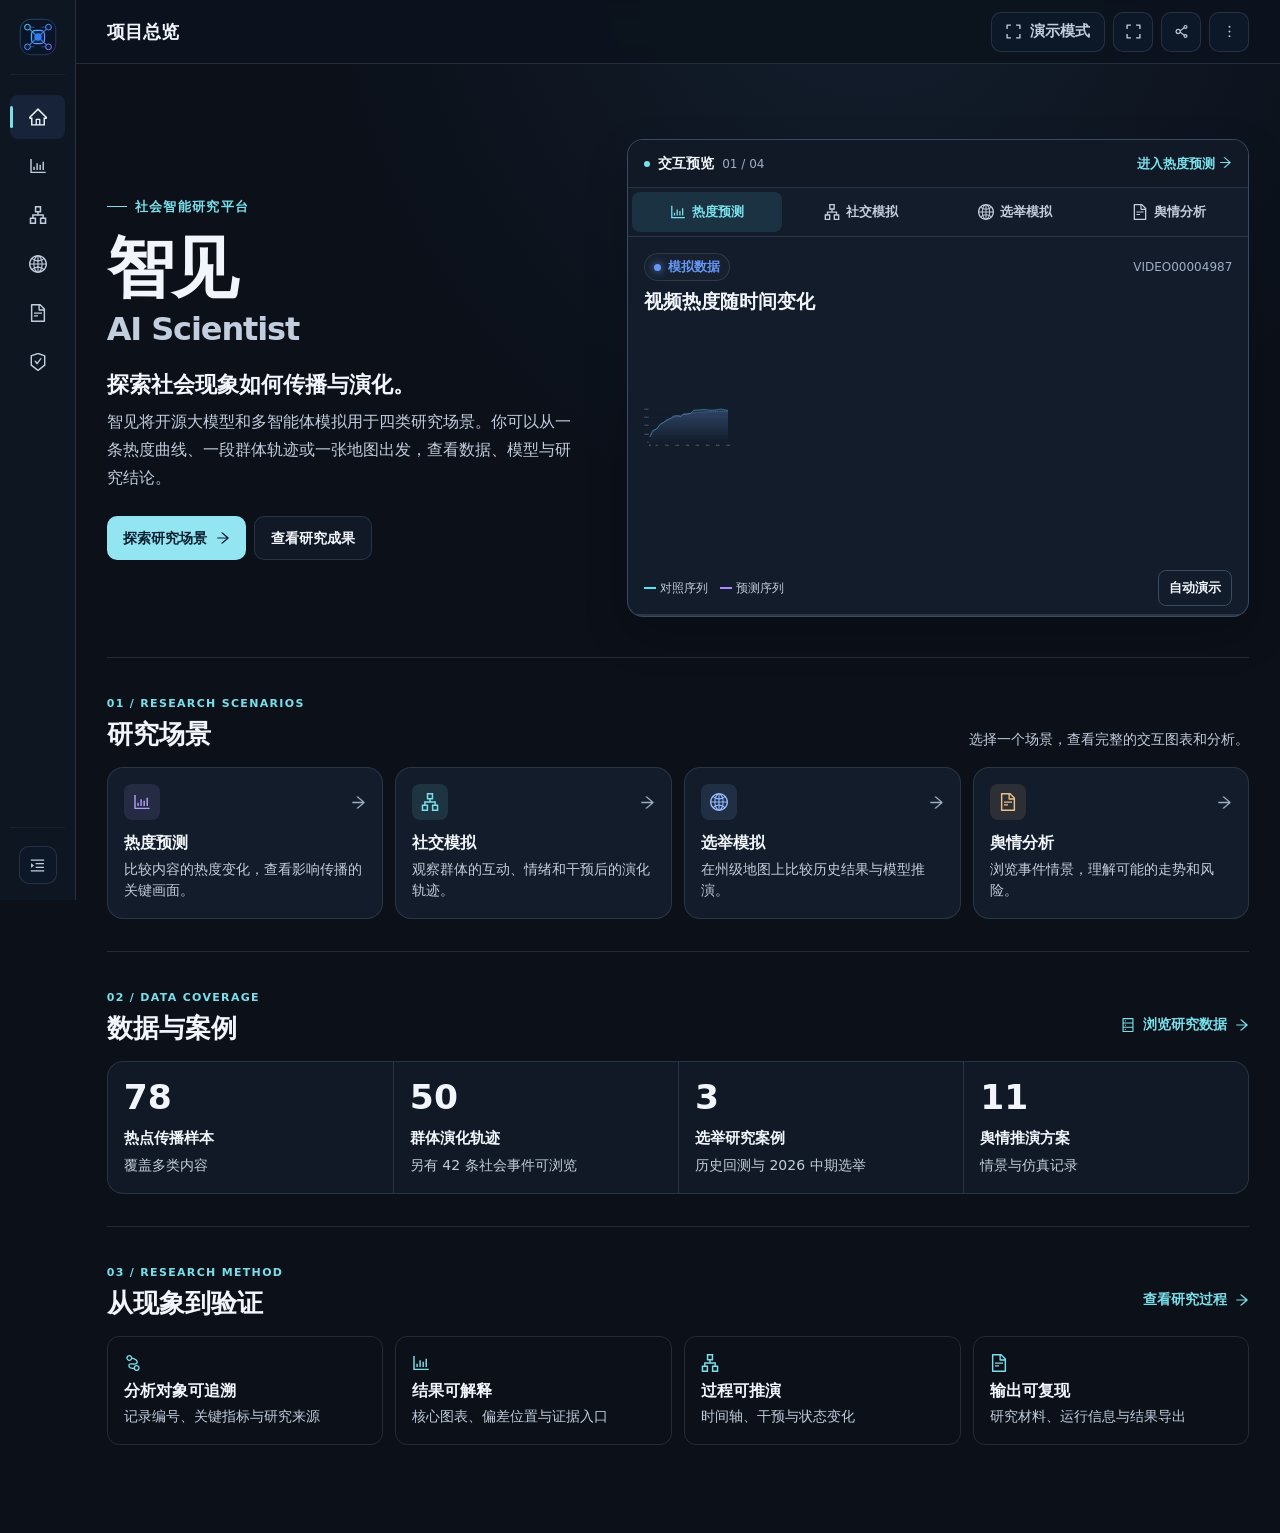
<file: index.html>
<!doctype html>
<html lang="zh-CN">
  <head>
    <meta charset="UTF-8" />
    <meta name="viewport" content="width=device-width, initial-scale=1.0, viewport-fit=cover" />
    <meta name="theme-color" content="#0b1019" />
    <link rel="icon" type="image/svg+xml" href="./favicon.svg" />
    <meta name="description" content="智见是一个社会智能研究项目，展示内容热度预测、群体仿真、选举模拟和舆情分析。" />
    <title>智见 · 社会智能 AI Scientist</title>
    <script type="module" crossorigin src="./assets/index-VF51f-gO.js"></script>
    <link rel="modulepreload" crossorigin href="./assets/jsx-runtime-jrBgDLJs.js">
    <link rel="stylesheet" crossorigin href="./assets/index-D1FuSd_x.css">
  </head>
  <body>
    <div id="root"></div>
  </body>
</html>
</file>
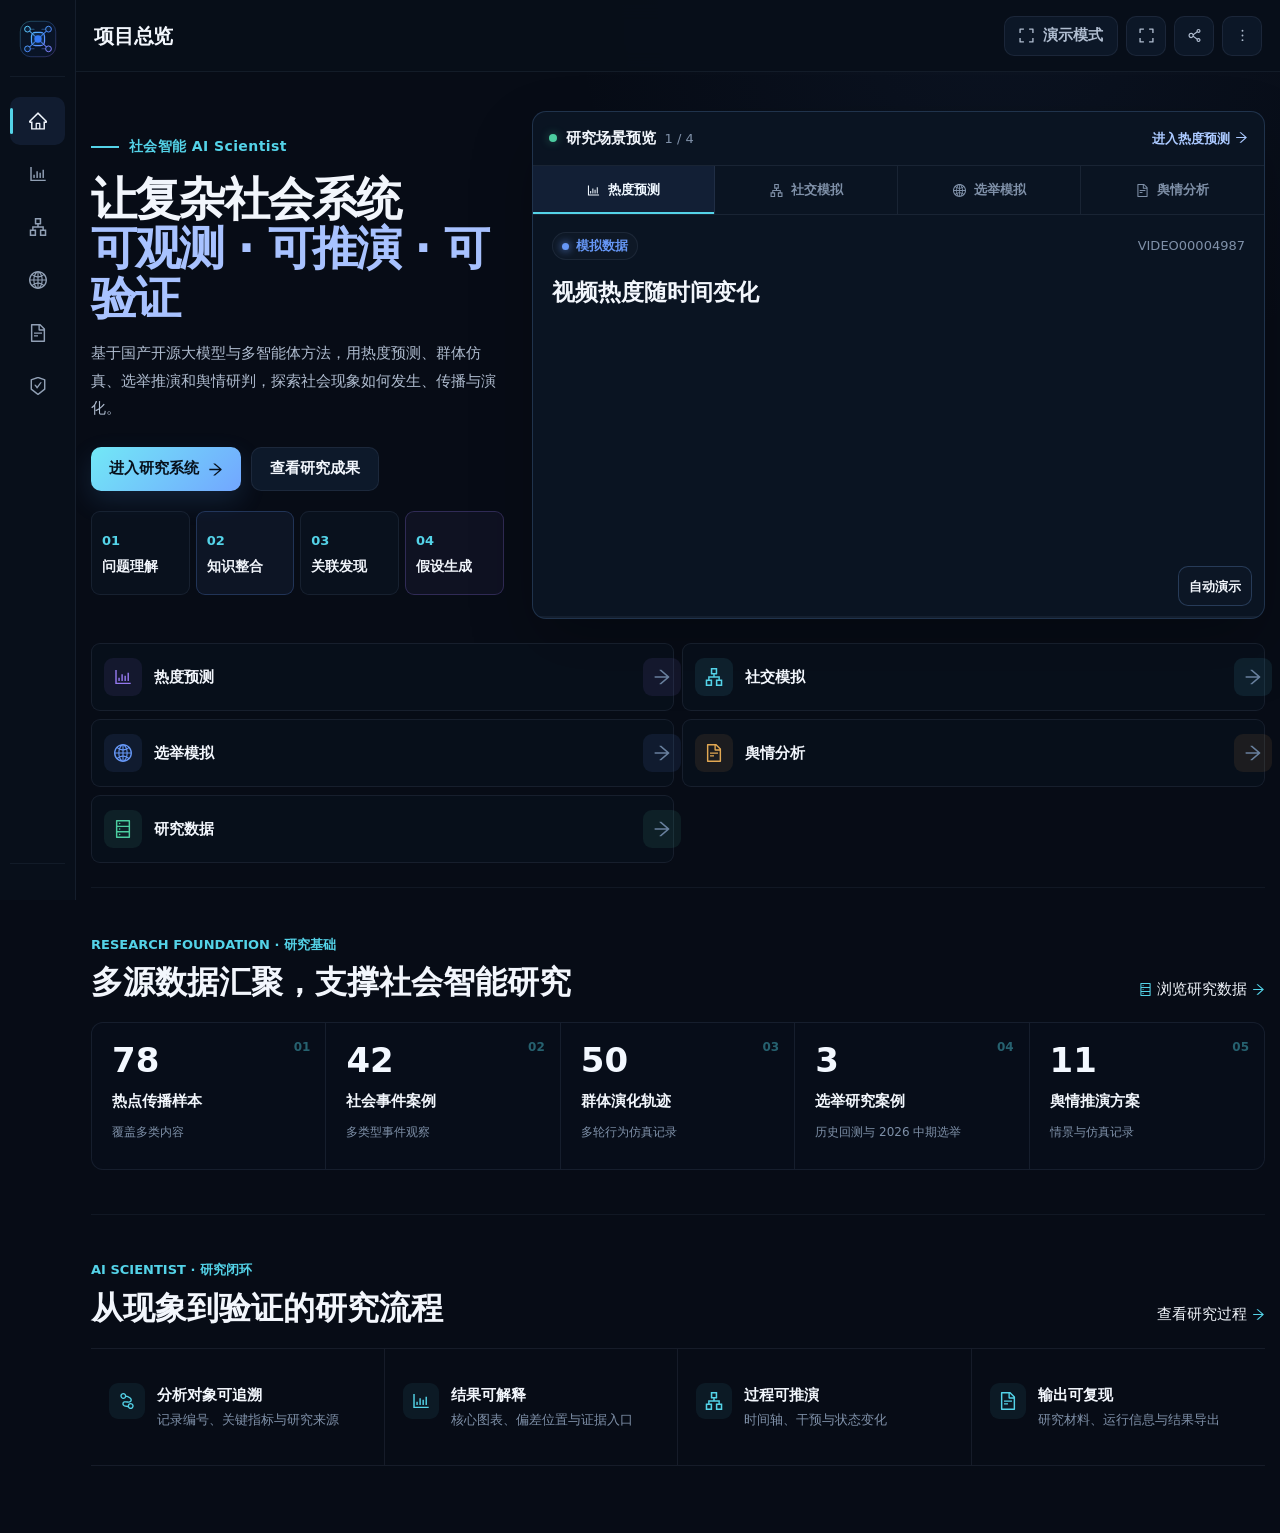
<file: classic/index.html>
<!doctype html>
<html lang="zh-CN">
  <head>
    <meta charset="UTF-8" />
    <meta name="viewport" content="width=device-width, initial-scale=1.0, viewport-fit=cover" />
    <meta name="theme-color" content="#0b1019" />
    <link rel="icon" type="image/svg+xml" href="./favicon.svg" />
    <meta name="description" content="智见是一个社会智能研究项目，展示内容热度预测、群体仿真、选举模拟和舆情分析。" />
    <title>智见 · 社会智能 AI Scientist</title>
    <script type="module" crossorigin src="./assets/index-Blbp4Gbk.js"></script>
    <link rel="modulepreload" crossorigin href="./assets/jsx-runtime-jrBgDLJs.js">
    <link rel="stylesheet" crossorigin href="./assets/index-BPd3eUi_.css">
  </head>
  <body>
    <div id="root"></div>
  </body>
</html>
</file>
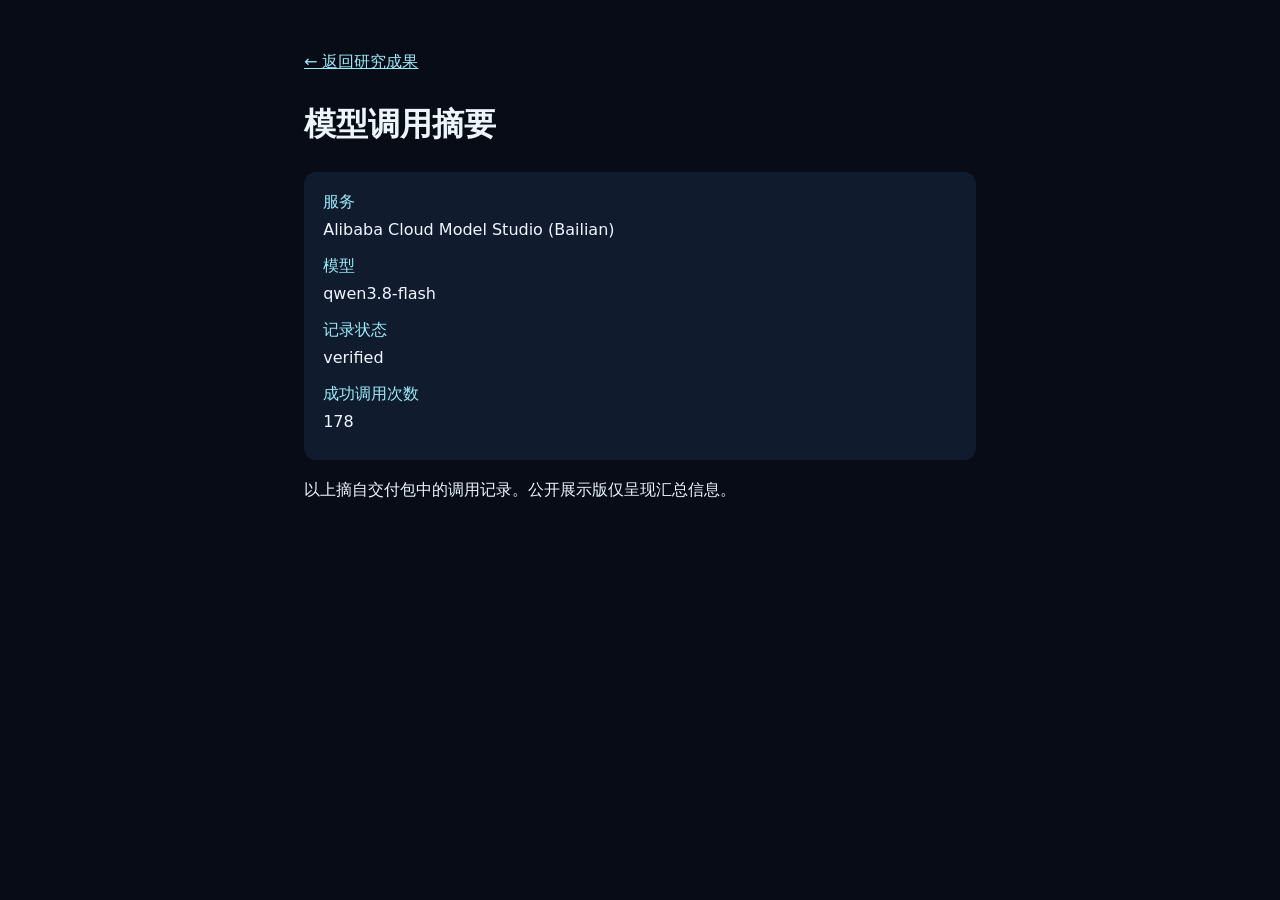
<file: research_bundle/bailian_proof.html>
<!doctype html><html lang="zh-CN">
<meta charset="utf-8"><meta name="viewport" content="width=device-width, initial-scale=1">
<title>模型调用摘要 · 智见</title>
<style>body{margin:0;background:#070c16;color:#eef5ff;font:16px/1.7 system-ui}main{max-width:42rem;margin:auto;padding:2rem 1rem}dl{background:#101c2e;padding:1rem 1.2rem;border-radius:12px}dd{margin:0 0 .6rem;overflow-wrap:anywhere}a,dt{color:#9aeafa}</style>
<main><p><a href="../#/research">← 返回研究成果</a></p><h1>模型调用摘要</h1>
<dl><dt>服务</dt><dd>Alibaba Cloud Model Studio (Bailian)</dd><dt>模型</dt><dd>qwen3.8-flash</dd>
<dt>记录状态</dt><dd>verified</dd><dt>成功调用次数</dt><dd>178</dd></dl>
<p>以上摘自交付包中的调用记录。公开展示版仅呈现汇总信息。</p></main></html>
</file>
<file: assets/index-D1FuSd_x.css>
:root{--lightningcss-light: ;--lightningcss-dark:initial;color-scheme:dark;--bg-0:#0b1019;--bg-1:#0e1622;--bg-2:#121b29;--panel:#121c2a;--panel-raised:#182537;--panel-soft:#101925;--line:#9eb5d12b;--line-strong:#87aedc52;--text-1:#f2f6fc;--text-2:#c2cddd;--text-3:#9caec4;--blue:#6697f6;--cyan:#79e0eb;--purple:#9478ee;--green:#4ccda0;--orange:#e2a853;--red:#ef7182;--rep:#df6877;--dem:#5f8ee9;--shadow:0 18px 44px #0000002e;--radius-xl:16px;--radius-lg:12px;--radius-md:8px;--sidebar:196px;--sidebar-collapsed:76px;--topbar:64px;--font-cn:"Noto Sans SC", "PingFang SC", "Microsoft YaHei", system-ui, sans-serif;--type-display-size:clamp(44px, 5.2vw, 72px);--type-page-title-size:clamp(24px, 2.3vw, 32px);--type-section-size:clamp(22px, 2vw, 28px);--type-panel-title-size:18px;--type-body-size:15px;--type-label-size:13px;--type-axis-size:12px;--reading-width:1440px;--content-gutter:clamp(16px, 2.4vw, 32px);--chart-focus:clamp(248px, 26vw, 374px);--chart-standard:clamp(220px, 23vw, 308px);--font-latin:Inter, "Segoe UI", system-ui, sans-serif;--space-1:8px;--space-2:16px;--space-3:24px;--space-4:32px}*{box-sizing:border-box}html{scroll-behavior:smooth;background:var(--bg-0)}body{background:var(--bg-0);min-height:100vh;color:var(--text-1);font-family:var(--font-cn);font-size:var(--type-body-size);-webkit-font-smoothing:antialiased;text-rendering:optimizelegibility;margin:0;line-height:1.67}button,input,select,textarea{font:inherit}select{text-align:left;text-align-last:left;vertical-align:middle;line-height:1.35}select option{color:var(--text-1);background:#0a1423}button,a{-webkit-tap-highlight-color:transparent}button{color:inherit}a{color:inherit;text-decoration:none}img{max-width:100%;display:block}button:focus-visible,a:focus-visible,input:focus-visible,select:focus-visible,textarea:focus-visible{outline-offset:2px;outline:2px solid #54d3e8cc}::selection{color:#fff;background:#6697f659}::-webkit-scrollbar{width:9px;height:9px}::-webkit-scrollbar-track{background:#0409106b}::-webkit-scrollbar-thumb{background:#7c92b447 padding-box padding-box;border:2px solid #0000;border-radius:10px}::-webkit-scrollbar-thumb:hover{background:#7c92b47a padding-box padding-box;border:2px solid #0000}#root{min-height:100vh}[data-motion=reduced] *,[data-motion=reduced] :before,[data-motion=reduced] :after{scroll-behavior:auto!important;transition-duration:.001ms!important;animation-duration:.001ms!important;animation-iteration-count:1!important}.project-emblem{flex:none;width:48px;height:48px}.project-emblem.is-compact{width:42px;height:42px}.icon-button,.tool-button,.compact-button,.primary-button,.secondary-button,.ghost-button{cursor:pointer;white-space:nowrap;border:0;justify-content:center;align-items:center;gap:9px;transition:transform .16s,background .16s,border-color .16s,color .16s,opacity .16s;display:inline-flex}.icon-button{width:40px;height:40px;color:var(--text-2);border:1px solid var(--line);background:#0c1727;border-radius:10px}.icon-button:hover{color:#fff;border-color:var(--line-strong);background:#122238}.tool-button,.compact-button{min-height:40px;color:var(--text-2);border:1px solid var(--line);background:#0c1727;border-radius:10px;padding:0 14px;font-size:15px;font-weight:600}.tool-button:hover,.compact-button:hover{color:#fff;border-color:var(--line-strong);background:#122238}.tool-button.active,.presentation-toggle.active{color:#dff9ff;background:#54d3e81c;border-color:#54d3e857}.primary-button,.secondary-button{border-radius:10px;min-height:44px;padding:0 18px;font-size:15px;font-weight:700}.primary-button{color:#07111c;background:linear-gradient(135deg,#72e8f6,#72a6ff);box-shadow:0 10px 26px #4c91e129}.primary-button:hover{filter:brightness(1.04);transform:translateY(-1px)}.secondary-button{color:var(--text-1);border:1px solid var(--line);background:#0d192a}.secondary-button:hover,.secondary-button.active{border-color:var(--line-strong);background:#122239}button:disabled{cursor:not-allowed;opacity:.42}.data-badge{border:1px solid var(--line);min-height:28px;color:var(--text-2);white-space:nowrap;background:#ffffff05;border-radius:999px;align-items:center;gap:7px;padding:0 9px;font-size:13px;font-weight:600;display:inline-flex}.data-badge i{background:currentColor;border-radius:50%;width:7px;height:7px;box-shadow:0 0 8px}.data-history{color:#91a8c8}.data-truth{color:var(--green)}.data-simulation{color:var(--blue)}.data-prediction{color:var(--purple)}.data-input{color:var(--orange)}.data-source{color:var(--cyan)}.data-missing{color:#8b98aa}.pill{border:1px solid var(--line);min-height:30px;color:var(--text-2);background:#ffffff05;border-radius:999px;align-items:center;gap:7px;padding:0 10px;font-size:13px;font-weight:600;display:inline-flex}.pill-blue{color:#a9c7ff;background:#6697f614;border-color:#6697f638}.pill-cyan{color:#a9f1fb;background:#54d3e814;border-color:#54d3e838}.pill-purple{color:#c6b5ff;background:#9478ee14;border-color:#9478ee38}.pill-green{color:#aef1d4;background:#4ccda014;border-color:#4ccda038}.pill-orange{color:#f2cb88;background:#e2a85314;border-color:#e2a85338}.surface-panel{border:1px solid var(--line);border-radius:var(--radius-xl);background:var(--panel);min-width:0;position:relative;overflow:hidden}.surface-panel.surface-primary{background:linear-gradient(145deg,#132237fa,#0a1422fa);border-color:#6697f647;box-shadow:0 20px 48px #0000002e,inset 0 1px #ffffff06}.surface-panel.surface-primary:before{content:"";opacity:.8;background:linear-gradient(90deg,#0000,#54d3e8b3,#9478eeb3,#0000);height:2px;position:absolute;inset:0 0 auto}.surface-panel.surface-quiet{background:var(--panel-soft);border-color:#8ea6c914}.panel-header{justify-content:space-between;align-items:flex-start;gap:16px;min-height:66px;padding:18px 20px 12px;display:flex}.panel-heading{min-width:0}.panel-title-row{flex-wrap:wrap;align-items:center;gap:10px;display:flex}.panel-title{color:var(--text-1);letter-spacing:-.2px;margin:0;font-size:18px;font-weight:700;line-height:1.35}.panel-subtitle{color:var(--text-3);margin:5px 0 0;font-size:14px;line-height:1.5}.panel-actions{flex-wrap:wrap;align-items:center;gap:8px;margin-left:auto;display:flex}.panel-body{min-width:0;padding:0 20px 20px}.context-toolbar{border:1px solid var(--line);z-index:12;background:#0a1320f5;border-radius:12px;align-items:center;gap:12px;min-height:64px;margin-bottom:22px;padding:10px 12px;display:flex;position:relative;box-shadow:0 10px 30px #0000001a}.context-primary,.context-filters,.context-sources,.context-actions{align-items:center;gap:9px;display:flex}.context-spacer{flex:1}.context-sources{flex-wrap:wrap;justify-content:flex-end}.toolbar-field{border:1px solid var(--line);background:#091321;border-radius:10px;align-items:center;gap:10px;min-height:42px;padding:0 11px;display:flex}.toolbar-field>span{color:var(--text-3);white-space:nowrap;font-size:13px}.toolbar-field select,.tech-select{min-height:34px;color:var(--text-1);border:1px solid var(--line);background:#0c1727;border-radius:8px;outline:none;padding:0 30px 0 10px;font-size:14px}.toolbar-summary{color:var(--text-2);font-size:14px}.record-picker{min-width:280px;position:relative}.record-picker-trigger{border:1px solid var(--line);cursor:pointer;text-align:left;background:#091321;border-radius:10px;justify-content:space-between;align-items:center;gap:14px;width:100%;min-height:44px;padding:7px 12px;display:flex}.record-picker-trigger:hover,.record-picker-trigger.active{border-color:var(--line-strong);background:#0d1a2c}.record-picker-trigger>span{flex-direction:column;align-items:flex-start;min-width:0;line-height:1.2;display:flex}.record-picker-trigger small{color:var(--text-3);font-size:13px;line-height:1.25}.record-picker-trigger strong{text-overflow:ellipsis;white-space:nowrap;max-width:340px;color:var(--text-1);margin-top:4px;font-size:14px;font-weight:700;line-height:1.35;overflow:hidden}.record-picker-popover{z-index:80;border:1px solid var(--line-strong);background:#0a1423;border-radius:12px;width:min(460px,100vw - 40px);padding:14px;position:absolute;top:calc(100% + 8px);left:0;box-shadow:0 24px 60px #00000061}.picker-header{justify-content:space-between;align-items:center;padding:1px 2px 11px;display:flex}.picker-header strong{font-size:15px}.picker-header span{color:var(--text-3);font-size:13px}.picker-search{border:1px solid var(--line);min-height:42px;color:var(--text-3);background:#07101c;border-radius:9px;align-items:center;gap:10px;padding:0 11px;display:flex}.picker-search input{width:100%;min-width:0;color:var(--text-1);background:0 0;border:0;outline:0;font-size:14px}.picker-list{flex-direction:column;gap:6px;max-height:min(440px,58vh);margin-top:10px;padding-right:2px;display:flex;overflow:auto}.picker-list>button{width:100%;min-height:58px;color:var(--text-2);cursor:pointer;text-align:left;background:0 0;border:1px solid #0000;border-radius:9px;flex-direction:column;justify-content:center;align-items:stretch;gap:4px;padding:10px 12px;display:flex;position:relative}.picker-list>button:hover{background:#0e1b2e}.picker-list>button.active{background:#6697f61a;border-color:#6697f642}.picker-list>button strong{min-width:0;color:var(--text-1);font-size:14px;line-height:1.4}.picker-list>button span{min-width:0;color:var(--text-3);font-size:13px;line-height:1.35}.object-heading{justify-content:space-between;align-items:flex-end;gap:24px;margin:0 0 20px;display:flex}.object-heading>div:first-child{min-width:0}.object-eyebrow{color:var(--text-3);font-family:var(--font-latin), var(--font-cn);letter-spacing:.4px;font-size:13px;font-weight:700}.object-heading h2{color:var(--text-1);letter-spacing:-.6px;margin:5px 0;font-size:clamp(28px,2vw,34px);line-height:1.22}.object-description{max-width:900px;color:var(--text-2);margin:0;font-size:15px;line-height:1.7}.object-meta{flex:none;align-items:center;gap:8px;display:flex}.value-strip{border:1px solid var(--line);background:var(--panel-soft);border-radius:12px;grid-template-columns:repeat(4,minmax(0,1fr));margin:16px 0;display:grid;overflow:hidden}.value-strip>div{border-right:1px solid var(--line);min-height:104px;padding:16px 18px;position:relative}.value-strip>div:last-child{border-right:0}.value-strip>div.is-accent{background:linear-gradient(135deg,#9478ee24,#0c1625f5)}.value-strip>div.is-accent:before{content:"";background:var(--purple);width:3px;position:absolute;top:0;bottom:0;left:0}.value-strip span{color:var(--text-3);font-size:13px}.value-strip strong{color:var(--text-1);font-family:var(--font-latin), var(--font-cn);font-variant-numeric:tabular-nums;margin-top:5px;font-size:clamp(25px,2vw,34px);line-height:1.15;display:block}.value-strip footer{min-height:28px;color:var(--text-3);flex-wrap:wrap;align-items:center;gap:8px;margin-top:8px;font-size:13px;display:flex}.data-meaning{color:var(--text-3);flex-wrap:wrap;align-items:center;gap:6px 12px;font-size:13px;display:flex}.data-meaning span{gap:5px;display:inline-flex}.data-meaning b{color:var(--text-2);font-weight:700}.conclusion-bar{border:1px solid var(--line);min-height:50px;color:var(--text-2);background:#091421;border-radius:10px;align-items:center;gap:12px;margin-top:14px;padding:11px 14px;font-size:14px;line-height:1.65;display:flex}.conclusion-bar strong{color:var(--text-1)}.conclusion-mark{background:var(--blue);border-radius:4px;align-self:stretch;width:4px}.conclusion-purple .conclusion-mark{background:var(--purple)}.conclusion-cyan .conclusion-mark{background:var(--cyan)}.conclusion-orange .conclusion-mark{background:var(--orange)}.empty-state{min-height:150px;color:var(--text-3);text-align:center;flex-direction:column;justify-content:center;align-items:center;gap:8px;display:flex}.empty-state .anticon{opacity:.68;font-size:28px}.empty-state strong{color:var(--text-2);font-size:15px}.empty-state p{max-width:420px;margin:0;font-size:14px}.metrics-grid{gap:14px;display:grid}.metrics-grid.four{grid-template-columns:repeat(4,minmax(0,1fr))}.metric-card{border:1px solid var(--line);background:var(--panel);border-radius:12px;min-height:126px;padding:16px 17px}.metric-card.is-featured{border-color:var(--line-strong);background:var(--panel-raised)}.metric-topline,.metric-footer{justify-content:space-between;align-items:center;gap:10px;display:flex}.metric-label{color:var(--text-2);font-size:13px}.metric-icon{color:var(--text-3);font-size:18px}.metric-value-row{align-items:baseline;gap:6px;margin-top:7px;display:flex}.metric-value-row strong{font-size:30px;line-height:1.1}.metric-value-row>span{color:var(--text-3);font-size:13px}.metric-footer{color:var(--text-3);margin-top:10px;font-size:13px}.metric-hint{min-width:0}.two-column-grid{grid-template-columns:repeat(2,minmax(0,1fr));gap:16px;margin-top:16px;display:grid}.chart-xl{height:392px}.chart-large{height:310px}.chart-social-wide{height:270px}.chart-opinion-primary{height:320px}.tag-row{flex-wrap:wrap;gap:8px;display:flex}.presentation-secondary{display:contents}.source-notice{min-height:42px;color:var(--text-2);border:1px solid var(--line);background:#0a1626;border-radius:10px;align-items:center;gap:9px;padding:9px 12px;font-size:13px;display:flex}.source-notice.compact{min-height:34px}.source-warning{color:#e9d0a4;background:#e2a85313;border-color:#e2a85347}.source-danger{color:#f1bcc4;background:#ef718213;border-color:#ef71824d}.source-notice strong{color:var(--text-1)}.record-picker-trigger:focus-visible{border-color:var(--cyan)}.picker-list>button.keyboard-active{outline-offset:-2px;background:#102039;outline:2px solid #54d3e8a6}.picker-list>button[aria-selected=true]{padding-right:70px}.picker-list>button[aria-selected=true]:after{content:"当前";color:#78ddea;background:#54d3e814;border:1px solid #54d3e833;border-radius:999px;place-items:center;min-width:38px;height:22px;font-size:11px;font-weight:700;line-height:1;display:grid;position:absolute;top:50%;right:12px;transform:translateY(-50%)}.expandable-text p{color:var(--text-2);-webkit-line-clamp:var(--clamp-lines,3);-webkit-box-orient:vertical;margin:0;font-size:15px;line-height:1.72;display:-webkit-box;overflow:hidden}.expandable-text.expanded p{display:block;overflow:visible}.expandable-text button{color:#a9c7ff;cursor:pointer;background:0 0;border:0;margin-top:6px;padding:0;font-size:13px;font-weight:700}.error-state,.route-error-boundary{min-height:240px;color:var(--text-3);text-align:center;flex-direction:column;justify-content:center;align-items:center;gap:10px;padding:28px;display:flex}.error-state-icon{width:38px;height:38px;color:var(--red);background:#ef718214;border:1px solid #ef718259;border-radius:50%;place-items:center;font-size:20px;font-weight:800;display:grid}.error-state strong,.route-error-boundary h2{color:var(--text-1);font-size:18px}.error-state p,.route-error-boundary p{max-width:640px;margin:0;font-size:14px;line-height:1.65}.drawer-layer,.dialog-layer{z-index:200;justify-content:flex-end;display:flex;position:fixed;inset:0}.drawer-scrim{-webkit-backdrop-filter:blur(2px);backdrop-filter:blur(2px);cursor:default;background:#02070dad;border:0;width:100%;position:absolute;inset:0}.detail-drawer{z-index:1;border-left:1px solid var(--line-strong);background:#091321;height:100%;animation:.2s ease-out drawerIn;position:relative;overflow:hidden;box-shadow:-28px 0 70px #00000059}@keyframes drawerIn{0%{opacity:.4;transform:translate(24px)}to{opacity:1;transform:translate(0)}}.drawer-header{border-bottom:1px solid var(--line);justify-content:space-between;align-items:flex-start;gap:20px;min-height:82px;padding:20px 22px;display:flex}.drawer-header h2{margin:0;font-size:21px;line-height:1.35}.drawer-header p{color:var(--text-3);margin:5px 0 0;font-size:14px;line-height:1.55}.drawer-content{height:calc(100% - 82px);padding:22px;overflow:auto}.info-sections{flex-direction:column;gap:24px;display:flex}.info-sections>section{border-bottom:1px solid var(--line);padding-bottom:20px}.info-sections>section:last-child{border-bottom:0}.info-sections header h3{margin:0;font-size:17px}.info-sections header p{color:var(--text-3);margin:5px 0 0;font-size:14px;line-height:1.6}.info-sections dl{margin:14px 0 0}.info-sections dl>div{border-top:1px solid #8ea6c913;grid-template-columns:150px minmax(0,1fr);gap:18px;padding:12px 0;display:grid}.info-sections dt{color:var(--text-3);font-size:13px;font-weight:600}.info-sections dd{min-width:0;color:var(--text-1);overflow-wrap:anywhere;flex-wrap:wrap;align-items:flex-start;gap:8px;margin:0;font-size:14px;display:flex}.info-sections dd>span:first-child{flex:220px}.info-sections dd small{color:var(--text-3);flex:100%;font-size:13px;line-height:1.55}.chart-tools{align-items:center;gap:6px;display:inline-flex}.compact-icon{border-radius:8px;width:34px;height:34px}.data-table-wrap{border:1px solid var(--line);border-radius:10px;max-height:calc(100vh - 170px);overflow:auto}.data-table{border-collapse:collapse;width:100%;font-size:14px}.data-table caption{color:var(--text-2);text-align:left;padding:13px 14px;font-weight:700}.data-table th,.data-table td{border-bottom:1px solid var(--line);text-align:left;vertical-align:top;white-space:nowrap;padding:11px 13px}.data-table th{z-index:1;color:var(--text-2);background:#101c2e;font-size:13px;position:sticky;top:0}.data-table td{color:var(--text-1);font-variant-numeric:tabular-nums}.data-table tbody tr:hover{background:#6697f60e}.dialog-layer{justify-content:center;align-items:center}.confirm-dialog{z-index:1;border:1px solid var(--line-strong);background:#0b1626;border-radius:14px;width:min(440px,100vw - 32px);padding:24px;position:relative;box-shadow:0 28px 72px #0000006b}.confirm-dialog h3{margin:0;font-size:20px}.confirm-dialog p{color:var(--text-2);margin:10px 0 22px;font-size:14px;line-height:1.7}.confirm-dialog>div{justify-content:flex-end;gap:10px;display:flex}.danger-button{color:#fff;cursor:pointer;background:#b84456;border:1px solid #ef718257;border-radius:10px;min-height:44px;padding:0 18px;font-size:15px;font-weight:700}.danger-link-button{color:#f19aa7;cursor:pointer;background:0 0;border:0;font-size:14px;font-weight:650}.danger-link-button:hover{color:#ffd3d9}.evidence-list{flex-direction:column;gap:10px;display:flex}.evidence-list article{border:1px solid var(--line);background:var(--panel-soft);border-radius:11px;grid-template-columns:38px minmax(0,1fr) auto;align-items:flex-start;gap:13px;padding:15px;display:grid}.evidence-index{width:34px;height:34px;color:var(--cyan);font-family:var(--font-latin);background:#54d3e814;border-radius:9px;place-items:center;font-size:13px;font-weight:700;display:grid}.evidence-list h4{margin:0;font-size:15px}.evidence-list p{color:var(--text-3);margin:5px 0 0;font-size:14px;line-height:1.6}.evidence-list article>div>strong{color:var(--text-1);margin-top:7px;font-size:16px;display:block}.field-help{color:var(--text-3);margin-top:6px;font-size:13px;line-height:1.5;display:block}.field-error{color:#f09bab;margin-top:6px;font-size:13px;display:block}.app-shell{background:var(--bg-0);min-height:100vh}.business-backdrop{z-index:0;pointer-events:none;background:radial-gradient(ellipse at 68% -12%, #436ea029, transparent 46%), var(--bg-0);position:fixed;inset:0}.sidebar{z-index:30;width:var(--sidebar);background:var(--bg-1);border-right:1px solid var(--line);flex-direction:column;padding:16px 12px;transition:width .2s;display:flex;position:fixed;top:0;bottom:0;left:0}.brand-block{border-bottom:1px solid #8ea6c914;align-items:center;gap:12px;min-height:58px;padding:0 4px 16px;display:flex}.brand-copy{flex-direction:column;min-width:0;line-height:1.3;display:flex}.brand-copy strong{white-space:nowrap;font-size:20px;font-weight:650}.brand-copy span{color:var(--text-3);margin-top:4px;font-size:12px}.side-nav{flex-direction:column;gap:5px;margin-top:20px;display:flex}.side-nav-item{border-radius:var(--radius-md);min-height:44px;color:var(--text-2);align-items:center;gap:12px;padding:0 12px;font-size:14px;font-weight:600;display:flex;position:relative}.side-nav-item:hover{color:var(--text-1);background:#6697f60e}.side-nav-item.active{color:#f1f6fd;background:#6697f61a}.side-nav-item.active:before{content:"";background:var(--cyan);border-radius:3px;width:3px;position:absolute;top:11px;bottom:11px;left:0}.side-icon{place-items:center;width:22px;font-size:18px;display:grid}.nav-tooltip{z-index:100;border:1px solid var(--line);min-width:max-content;color:var(--text-1);opacity:0;pointer-events:none;box-shadow:var(--shadow);background:#101b2b;border-radius:8px;padding:7px 10px;font-size:13px;font-weight:600;transition:opacity .16s .18s,transform .16s .18s;position:absolute;top:50%;left:calc(100% + 12px);transform:translateY(-50%)translate(-4px)}.side-nav-item:hover .nav-tooltip,.side-nav-item:focus-visible .nav-tooltip{opacity:1;transform:translateY(-50%)translate(0)}.sidebar-foot{border-top:1px solid #8ea6c914;justify-content:space-between;align-items:flex-end;gap:10px;margin-top:auto;padding-top:18px;display:flex}.sidebar-foot p{color:var(--text-3);margin:0;font-size:13px;line-height:1.7}.collapse-button{flex:none;width:38px;height:38px}.app-main{min-height:100vh;margin-left:var(--sidebar);z-index:1;transition:margin-left .2s;position:relative}.topbar{z-index:20;height:var(--topbar);padding:0 var(--content-gutter);border-bottom:1px solid var(--line);-webkit-backdrop-filter:blur(10px);backdrop-filter:blur(10px);background:#0c131ef5;align-items:center;display:flex;position:sticky;top:0}.topbar-title{align-items:baseline;gap:12px;min-width:0;display:flex}.topbar-title h1{white-space:nowrap;text-overflow:ellipsis;margin:0;font-size:18px;font-weight:650;line-height:1.3;overflow:hidden}.topbar-title span{color:var(--text-3);white-space:nowrap;font-size:13px}.topbar-tools{align-items:center;gap:8px;margin-left:auto;display:flex}.settings-control{position:relative}.settings-popover{border:1px solid var(--line-strong);background:#0a1423;border-radius:12px;width:320px;padding:14px;position:absolute;top:calc(100% + 9px);right:0;box-shadow:0 24px 60px #0000005c}.settings-section{border-bottom:1px solid var(--line);padding:2px 2px 13px}.settings-section>strong{align-items:center;gap:8px;font-size:14px;display:flex}.settings-badges{flex-wrap:wrap;gap:7px;margin-top:11px;display:flex}.settings-row{width:100%;min-height:62px;color:var(--text-2);cursor:pointer;text-align:left;background:0 0;border:0;align-items:center;gap:12px;padding:11px 6px 3px;display:flex}.settings-row>.anticon{font-size:19px}.settings-row span{flex-direction:column;display:flex}.settings-row strong{color:var(--text-1);font-size:14px}.settings-row small{color:var(--text-3);margin-top:3px;font-size:13px}.page-stage{min-height:calc(100vh - var(--topbar));padding:24px var(--content-gutter)}.page-content,.overview-page{width:min(var(--reading-width), 100%);margin:0 auto}.mobile-brand,.mobile-dock{display:none}.app-shell.is-collapsed .sidebar{width:var(--sidebar-collapsed);padding-inline:10px}.app-shell.is-collapsed .brand-block,.app-shell.is-collapsed .side-nav-item,.app-shell.is-collapsed .sidebar-foot{justify-content:center}.app-shell.is-collapsed .side-nav-item{padding-inline:0}.app-shell.is-collapsed .app-main{margin-left:var(--sidebar-collapsed)}.presentation-mode .topbar{height:56px;padding-inline:16px}.presentation-mode .page-stage{min-height:calc(100vh - 56px);padding:14px 16px}.presentation-mode .sidebar{width:var(--sidebar-collapsed);padding-inline:10px}.presentation-mode .brand-block,.presentation-mode .side-nav-item,.presentation-mode .sidebar-foot{justify-content:center}.presentation-mode .side-nav-item{padding-inline:0}.presentation-mode .brand-copy,.presentation-mode .side-label,.presentation-mode .sidebar-foot p,.presentation-mode .collapse-button{display:none}.presentation-mode .app-main{margin-left:var(--sidebar-collapsed)}.presentation-mode .topbar-title span{display:none}.presentation-mode .context-toolbar{min-height:56px;margin-bottom:12px;padding-block:6px}.presentation-mode .object-heading{margin-bottom:12px}.presentation-mode .object-description{display:none}.presentation-mode .object-heading h2{font-size:27px}.presentation-mode .presentation-secondary{display:none!important}.presentation-mode .value-strip{margin-block:12px 0}.presentation-mode .value-strip>div{min-height:88px;padding-block:12px}.presentation-mode .chart-xl{height:320px}.presentation-mode .us-map-stage,.presentation-mode .us-map-wrap{min-height:430px}.presentation-mode .social-trend-primary{margin-top:12px}.presentation-mode .chart-social-wide{height:200px}.presentation-hint{z-index:120;border:1px solid var(--line-strong);color:var(--text-2);box-shadow:var(--shadow);pointer-events:none;background:#08101cf0;border-radius:999px;padding:8px 13px;font-size:13px;position:fixed;bottom:18px;left:50%;transform:translate(-50%)}.presentation-mode .settings-control,.presentation-mode .object-description{display:none}.presentation-mode .panel-subtitle{font-size:13px}.presentation-mode .chart-tools{display:none}.home-page{padding-bottom:32px}.home-hero{grid-template-columns:minmax(0,.86fr) minmax(0,1.14fr);align-items:center;gap:clamp(24px,4vw,64px);padding-block:clamp(24px,4vw,56px) 40px;display:grid}.home-copy{max-width:490px}.home-kicker{color:var(--cyan);letter-spacing:.1em;align-items:center;gap:8px;font-size:13px;font-weight:600;display:flex}.home-kicker>span{background:currentColor;width:20px;height:1px}.home-copy h2{font-size:var(--type-display-size);letter-spacing:-.045em;margin:16px 0 20px;font-weight:700;line-height:1.04}.home-copy h2>span{color:var(--text-2);font:600 clamp(22px, 2.5vw, 38px)/1.18 var(--font-latin);letter-spacing:-.035em;margin-top:8px;display:block}.home-copy>p{color:var(--text-2);margin:0;font-size:16px;line-height:1.75}.home-copy>.home-lead{color:var(--text-1);margin-bottom:8px;font-size:clamp(17px,1.7vw,22px);font-weight:600;line-height:1.45}.home-actions{flex-wrap:wrap;align-items:center;gap:8px;margin-top:24px;display:flex}.home-actions a{min-height:44px;padding-inline:16px;font-size:14px}.home-actions .primary-button{color:#092131;box-shadow:none;background:#92e5f1;border-color:#92e5f1}.home-actions .primary-button:hover{background:#b4f2f8;border-color:#b4f2f8}.home-actions .secondary-button{background:var(--panel-soft)}.system-preview-window{border:1px solid var(--line-strong);border-radius:var(--radius-xl);background:var(--panel);min-width:0;box-shadow:var(--shadow);overflow:hidden}.preview-window-top{background:var(--panel-soft);border-bottom:1px solid var(--line);justify-content:space-between;align-items:center;gap:8px;min-height:48px;padding:0 16px;display:flex}.preview-window-top>div{align-items:center;gap:8px;display:flex}.preview-window-top strong{font-size:14px}.preview-window-top small{color:var(--text-3);font:12px/1.5 var(--font-latin);white-space:nowrap}.preview-window-top>a{color:var(--cyan);white-space:nowrap;font-size:13px;font-weight:600}.window-dot{background:var(--cyan);border-radius:50%;width:6px;height:6px}.preview-tabs{border-bottom:1px solid var(--line);grid-template-columns:repeat(4,minmax(0,1fr));gap:4px;padding:4px;display:grid}.preview-tabs button{border-radius:var(--radius-md);min-height:40px;color:var(--text-2);cursor:pointer;background:0 0;border:0;justify-content:center;align-items:center;gap:6px;padding:4px 0;font-size:13px;font-weight:600;display:flex}.preview-tabs button:hover{color:var(--text-1);background:var(--panel-raised)}.preview-tabs button.active{color:var(--cyan);background:#1b3242}.preview-tabs button .anticon{font-size:16px}.preview-body{grid-template-rows:auto auto 1fr;gap:8px;min-width:0;padding:16px 16px 0;display:grid}.preview-meta{flex-wrap:wrap;align-items:center;gap:8px;min-height:24px;display:flex}.preview-meta>span:not(.data-badge){color:var(--text-3);margin-left:auto;font-size:12px}.preview-title{min-width:0}.preview-title h3{margin:0;font-size:clamp(16px,1.5vw,20px);line-height:1.35}.preview-title p{color:var(--text-3);overflow-wrap:anywhere;margin:4px 0 0;font-size:13px}.preview-chart,.preview-map{width:100%;height:clamp(208px,19vw,280px)}.preview-map .us-map-wrap{height:100%;min-height:0}.preview-footer{flex-wrap:wrap;justify-content:space-between;align-items:center;gap:4px 12px;min-height:48px;padding:4px 16px 8px;display:flex}.preview-footer .compact-button{background:0 0;min-height:36px;margin-left:auto}.preview-legend{color:var(--text-2);flex-wrap:wrap;gap:4px 12px;font-size:12px;display:flex}.preview-legend span{white-space:nowrap;align-items:center;gap:4px;display:inline-flex}.preview-legend i{border-top:2px solid #55e1f7;width:12px}.preview-legend span:last-child i{border-top:2px dashed #a889ff}.preview-progress{background:var(--line);height:2px;overflow:hidden}.preview-progress i{background:var(--cyan);width:0;height:100%;display:block}.preview-progress.is-running i{animation:11s linear forwards previewProgress}@keyframes previewProgress{to{width:100%}}.home-scenarios,.home-proof-section,.home-method-section{border-top:1px solid var(--line);padding-block:32px}.home-section-heading{justify-content:space-between;align-items:end;gap:8px 16px;margin-bottom:16px;display:flex}.home-section-heading>div>span{color:var(--cyan);font:600 11px/1.5 var(--font-latin);letter-spacing:.12em}.home-section-heading h2{font-size:var(--type-section-size);margin:4px 0 0;font-weight:650;line-height:1.25}.home-section-heading>p{color:var(--text-2);margin:0;font-size:14px}.home-text-link{min-height:40px;color:var(--cyan);align-items:center;gap:8px;font-size:14px;font-weight:600;display:inline-flex}.home-text-link:hover{text-underline-offset:4px;text-decoration:underline}.home-capability-strip,.home-proof-grid,.method-rail{grid-template-columns:repeat(4,minmax(0,1fr));gap:12px;display:grid}.capability-entry{--module-accent:var(--cyan);border:1px solid var(--line);border-radius:var(--radius-xl);background:var(--panel);grid-template-columns:minmax(0,1fr) auto;align-content:start;align-items:start;gap:12px;min-width:0;padding:16px;transition:border-color .2s,background .2s;display:grid}.capability-entry:hover{border-color:var(--module-accent);background:var(--panel-raised)}.entry-purple{--module-accent:#b29cf6}.entry-blue{--module-accent:#92b8ff}.entry-orange{--module-accent:#eac08a}.capability-icon{width:36px;height:36px;color:var(--module-accent);background:color-mix(in srgb, var(--module-accent) 12%, var(--panel));border-radius:var(--radius-md);place-items:center;font-size:18px;display:grid}.capability-arrow{color:var(--text-3);align-self:center}.capability-entry>div{grid-column:1/-1}.capability-entry strong,.method-rail strong{color:var(--text-1);font-size:16px;font-weight:650;line-height:1.4;display:block}.capability-entry small,.home-proof-grid small,.method-rail span:not(.anticon){color:var(--text-2);margin-top:4px;font-size:14px;line-height:1.55;display:block}.home-proof-grid{background:var(--panel-soft);border:1px solid var(--line);border-radius:var(--radius-xl);gap:0;overflow:hidden}.home-proof-grid>div,.method-rail>div{min-width:0;padding:16px}.home-proof-grid>div+div{border-left:1px solid var(--line)}.home-proof-grid strong{color:var(--text-1);font:650 clamp(27px, 2.7vw, 38px)/1.15 var(--font-latin);font-variant-numeric:tabular-nums;display:block}.home-proof-grid p{margin:8px 0 0;font-size:15px;font-weight:600}.method-rail>div{border:1px solid var(--line);border-radius:var(--radius-lg)}.method-rail .anticon{color:var(--cyan);margin-bottom:8px;font-size:18px}@media (width<=1000px){.home-hero{grid-template-columns:minmax(0,1fr);gap:24px;padding-block:24px 32px}.home-copy{max-width:620px}.preview-chart,.preview-map{height:clamp(216px,38vw,300px)}}@media (width<=680px){.home-copy h2{margin:12px 0 16px}.home-copy>p{font-size:15px}.home-copy>.home-lead{font-size:17px}.home-actions{margin-top:16px}.home-actions a{flex:auto;justify-content:center;padding-inline:8px}.preview-tabs button{flex-direction:column;gap:2px;min-height:48px;font-size:12px}.preview-window-top,.preview-body,.preview-footer{padding-inline:12px}.preview-chart,.preview-map{height:208px}.preview-footer .compact-button{min-height:44px}.home-scenarios,.home-proof-section,.home-method-section{padding-block:24px}.home-section-heading{flex-direction:column;align-items:flex-start;margin-bottom:12px}.home-capability-strip,.home-proof-grid,.method-rail{grid-template-columns:repeat(2,minmax(0,1fr))}.home-capability-strip,.method-rail{gap:8px}.capability-entry,.home-proof-grid>div,.method-rail>div{padding:12px}.home-proof-grid>div:nth-child(3){border-left:0}.home-proof-grid>div:nth-child(n+3){border-top:1px solid var(--line)}}.heat-page-compact{padding-bottom:28px}.heat-page-compact .context-toolbar{min-height:54px;margin-bottom:12px;padding:6px 8px}.heat-page-compact .record-picker-trigger{min-height:40px;padding-block:5px}.heat-page-compact .record-picker-trigger small,.heat-page-compact .toolbar-field>span{font-size:12px}.heat-page-compact .record-picker-trigger strong,.heat-page-compact .toolbar-field select{font-size:13px}.heat-page-compact .toolbar-field{min-height:40px}.heat-page-compact .compact-button{min-height:36px;font-size:12px}.heat-event-hero{background:radial-gradient(circle at 88% 15%,#5a78ee21,#0000 28%),linear-gradient(135deg,#111f33fa,#0a1320fa);border:1px solid #5d8fd938;border-radius:12px;grid-template-columns:minmax(0,1fr) 160px;align-items:center;gap:22px;min-height:116px;margin-bottom:10px;padding:16px 18px;display:grid}.heat-event-main{min-width:0}.heat-event-kicker{flex-wrap:wrap;align-items:center;gap:6px;display:flex}.heat-event-kicker>span{color:var(--cyan);letter-spacing:.8px;margin-right:4px;font-size:11px;font-weight:800}.heat-event-kicker i,.heat-tags b{color:#a9c3ff;background:#5476d81a;border:1px solid #6e93f22e;border-radius:999px;padding:3px 7px;font-size:11px;font-style:normal;font-weight:700}.heat-event-hero h2{color:var(--text-1);letter-spacing:-.35px;margin:7px 0 5px;font-size:clamp(20px,1.6vw,25px);line-height:1.25}.heat-event-hero p{max-width:980px;color:var(--text-2);-webkit-line-clamp:2;-webkit-box-orient:vertical;margin:0;font-size:13px;line-height:1.65;display:-webkit-box;overflow:hidden}.heat-model-mark{border-left:1px solid var(--line);flex-direction:column;justify-content:center;align-self:stretch;padding-left:18px;display:flex}.heat-model-mark span{color:var(--text-3);letter-spacing:1.2px;font-size:10px;font-weight:800}.heat-model-mark strong{color:#dce7ff;margin-top:4px;font-size:15px}.heat-model-mark small{color:var(--text-3);margin-top:3px;font-size:11px}.heat-metrics{border:1px solid var(--line);background:#0a1320db;border-radius:11px;grid-template-columns:repeat(4,minmax(0,1fr));margin-bottom:10px;display:grid;overflow:hidden}.heat-metrics>div{border-right:1px solid var(--line);flex-direction:column;justify-content:center;min-height:68px;padding:10px 14px;display:flex}.heat-metrics>div:last-child{border-right:0}.heat-metrics>div.accent{background:linear-gradient(135deg,#57d2e614,#8967ec1a)}.heat-metrics span{color:var(--text-3);font-size:11px}.heat-metrics strong{color:var(--text-1);font-family:var(--font-latin),var(--font-cn);font-variant-numeric:tabular-nums;margin-top:3px;font-size:20px;line-height:1.15}.heat-metrics strong small{color:var(--text-2);font-size:13px;font-weight:700}.heat-workbench{grid-template-columns:minmax(0,1fr) 280px;align-items:stretch;gap:10px;display:grid}.heat-main-card,.heat-rail-card{border:1px solid var(--line);background:var(--panel);border-radius:12px;min-width:0;overflow:hidden}.heat-main-card{min-height:382px}.heat-mode-bar{border-bottom:1px solid var(--line);background:#070f1a80;justify-content:space-between;align-items:center;gap:12px;min-height:50px;padding:6px 10px;display:flex}.heat-mode-bar nav{align-items:center;gap:4px;display:flex}.heat-mode-bar nav button{min-height:34px;color:var(--text-3);cursor:pointer;background:0 0;border:1px solid #0000;border-radius:7px;align-items:center;gap:6px;padding:0 10px;font-size:12px;font-weight:700;display:inline-flex}.heat-mode-bar nav button:hover{color:var(--text-1);background:#5b8be30f}.heat-mode-bar nav button.active{color:#eafaff;background:#52d7ed1a;border-color:#52d7ed2e}.heat-mode-bar .panel-tools{margin-left:auto}.heat-chart-heading{justify-content:space-between;align-items:center;gap:14px;min-height:58px;padding:9px 16px 4px;display:flex}.heat-chart-heading span{color:var(--cyan);letter-spacing:1px;font-size:10px;font-weight:800}.heat-chart-heading h3{margin:3px 0 0;font-size:16px;line-height:1.25}.heat-chart-heading>small{color:var(--text-3);font-size:11px}.heat-primary-chart{height:268px;padding:0 12px 10px 4px}.heat-keyword-content{padding:8px 16px 16px}.heat-keyword-list{gap:0;margin:0;padding:0;list-style:none;display:grid}.heat-keyword-list>li{border-bottom:1px solid var(--line);align-items:center;gap:12px;min-height:44px;padding:6px 8px;display:flex}.heat-keyword-list>li:last-child{border-bottom:0}.heat-keyword-list span{border-radius:var(--radius-md);background:var(--panel-raised);width:32px;height:28px;color:var(--cyan);font:600 13px/1 var(--font-latin);place-items:center;display:grid}.heat-keyword-list strong{color:var(--text-1);overflow-wrap:anywhere;font-size:15px;font-weight:600}.heat-insight-rail{min-width:0;display:grid}.heat-rail-card{padding:14px}.heat-rail-card>header{border-bottom:1px solid var(--line);justify-content:space-between;align-items:center;gap:10px;padding-bottom:10px;display:flex}.heat-rail-card>header span{color:var(--text-3);font-size:11px}.heat-rail-card>header strong{max-width:150px;color:var(--text-1);text-overflow:ellipsis;white-space:nowrap;font-size:12px;overflow:hidden}.heat-score-row{grid-template-columns:86px minmax(0,1fr);align-items:center;gap:12px;margin:18px 0 16px;display:grid}.heat-score-ring{--score:50%;aspect-ratio:1;background:conic-gradient(var(--purple) var(--score),#7991b71f 0);border-radius:50%;place-items:center;width:82px;display:grid;position:relative}.heat-score-ring:after{content:"";border-radius:inherit;background:#0c1727;position:absolute;inset:7px}.heat-score-ring strong{z-index:1;color:#dbe7ff;font-size:20px}.heat-score-row p{color:var(--text-2);margin:0;font-size:12px;line-height:1.65}.heat-sentiment-bars{gap:9px;display:grid}.heat-sentiment-bars>div{grid-template-columns:30px minmax(0,1fr) 42px;align-items:center;gap:8px;display:grid}.heat-sentiment-bars span,.heat-sentiment-bars strong{color:var(--text-3);font-size:10px;font-weight:700}.heat-sentiment-bars strong{color:var(--text-2);text-align:right}.heat-sentiment-bars i{background:#7991b71f;border-radius:5px;height:5px;overflow:hidden}.heat-sentiment-bars b{border-radius:inherit;height:100%;display:block}.heat-sentiment-bars b.positive{background:var(--green)}.heat-sentiment-bars b.neutral{background:#8795aa}.heat-sentiment-bars b.negative{background:var(--red)}.heat-compact-list{gap:0;margin-top:8px;display:grid}.heat-compact-list>div{border-bottom:1px solid var(--line);flex-direction:column;justify-content:center;gap:4px;min-height:54px;display:flex}.heat-compact-list>div:last-child{border-bottom:0}.heat-compact-list span{color:var(--text-3);font-size:10px}.heat-compact-list strong{color:var(--text-1);font-size:12px;line-height:1.5}.heat-risk{background:#4cd5a10f;border-radius:9px;grid-template-columns:1fr auto;align-items:center;gap:4px 10px;margin:18px 0;padding:12px;display:grid}.heat-risk>span{color:var(--text-3);font-size:11px}.heat-risk>strong{grid-area:1/2/3;font-size:24px}.heat-risk>small{color:var(--text-2);font-size:10px}.heat-risk-中>strong{color:var(--orange)}.heat-risk-高>strong{color:var(--red)}.heat-risk-低>strong{color:var(--green)}.heat-source-line{min-height:34px;color:var(--text-3);flex-wrap:wrap;justify-content:center;align-items:center;gap:10px 22px;margin-top:8px;font-size:10px;display:flex}.heat-source-line span{align-items:center;gap:5px;display:inline-flex}@media (width<=1180px){.heat-workbench{grid-template-columns:minmax(0,1fr) 250px}.heat-mode-bar nav button{padding-inline:8px}.heat-mode-bar nav button span{display:none}}@media (width<=960px){.heat-workbench{grid-template-columns:1fr}.heat-mode-bar nav button span{display:inline}}@media (width<=760px){.heat-page-compact .context-toolbar{margin-bottom:10px}.heat-event-hero{grid-template-columns:1fr;min-height:0;padding:14px}.heat-model-mark{display:none}.heat-event-hero h2{font-size:20px}.heat-event-hero p{-webkit-line-clamp:3}.heat-metrics{grid-template-columns:repeat(2,minmax(0,1fr))}.heat-metrics>div{border-bottom:1px solid var(--line);min-height:60px}.heat-metrics>div:nth-child(2){border-right:0}.heat-metrics>div:nth-child(n+3){border-bottom:0}.heat-metrics strong{font-size:18px}.heat-mode-bar{flex-direction:column;align-items:stretch}.heat-mode-bar nav{grid-template-columns:repeat(2,1fr);display:grid}.heat-mode-bar nav button{justify-content:center}.heat-mode-bar nav button span{display:inline}.heat-mode-bar .panel-tools{align-self:flex-end}.heat-primary-chart{height:270px}.heat-insight-rail{grid-template-columns:1fr}}.social-focus-grid{grid-template-columns:minmax(560px,8fr) minmax(340px,4fr);gap:16px;display:grid}.social-evolution-first .social-trend-primary,.timeline-control-panel{min-height:440px}.chart-social-primary{height:320px}.social-chart-legend{color:var(--text-2);flex-wrap:wrap;align-items:center;gap:10px 18px;margin-bottom:4px;font-size:13px;display:flex}.social-chart-legend span{align-items:center;gap:7px;display:inline-flex}.social-chart-legend i{background:var(--green);border-radius:3px;width:20px;height:3px}.social-chart-legend i.neutral{background:repeating-linear-gradient(90deg,#8795aa 0 6px,#0000 6px 10px)}.social-chart-legend i.negative{background:var(--red)}.timeline-current{grid-template-columns:repeat(2,minmax(0,1fr));gap:9px;display:grid}.timeline-current>div{background:#091321;border-radius:9px;min-height:76px;padding:12px}.timeline-current span{color:var(--text-3);font-size:13px}.timeline-current strong{color:var(--text-1);margin-top:4px;font-size:16px;display:block}.timeline-play-controls{justify-content:space-between;align-items:center;gap:12px;margin-top:16px;display:flex}.speed-switch{border:1px solid var(--line);background:#08111d;border-radius:9px;padding:3px;display:inline-flex}.speed-switch button{min-width:42px;height:34px;color:var(--text-3);cursor:pointer;background:0 0;border:0;border-radius:7px;font-size:13px;font-weight:700}.speed-switch button.active{color:var(--text-1);background:#15243a}.timeline-range{width:100%;accent-color:var(--cyan);margin:18px 0 8px}.timeline-points{grid-template-columns:repeat(auto-fit,minmax(42px,1fr));gap:4px;display:grid}.timeline-points button{min-width:28px;min-height:42px;color:var(--text-3);cursor:pointer;background:0 0;border:0;flex-direction:column;justify-content:flex-start;align-items:center;gap:5px;padding:4px 2px;font-size:13px;display:flex}.timeline-points button i{background:#0b1625;border:2px solid #54657d;border-radius:50%;width:10px;height:10px}.timeline-points button.active{color:var(--text-1)}.timeline-points button.active i{border-color:var(--cyan);background:var(--cyan);box-shadow:0 0 0 4px #54d3e81a}.timeline-points button.has-event i{border-color:var(--orange)}.timeline-event-text{border-left:3px solid var(--orange);background:#e2a8530e;margin-top:12px;padding:12px}.timeline-event-text span{color:var(--orange);font-size:13px;font-weight:700}.timeline-event-text p{color:var(--text-2);margin:5px 0 0;font-size:14px;line-height:1.6}.behavior-composition-split{grid-template-columns:repeat(2,minmax(0,1fr));gap:20px;padding:6px 0 4px;display:grid}.composition-group{border-top:1px solid var(--line);border-bottom:1px solid var(--line);background:#09132185;min-width:0;padding:16px}.composition-group header{justify-content:space-between;align-items:flex-start;gap:12px;margin-bottom:18px;display:flex}.composition-group header strong{font-size:15px}.composition-group header span{color:var(--text-3);text-align:right;font-size:13px}.composition-branches{flex-direction:column;gap:18px;display:flex}.composition-row{grid-template-columns:92px minmax(0,1fr) 92px;align-items:center;gap:12px;display:grid}.composition-row>span{color:var(--text-2);font-size:13px}.composition-row>strong{text-align:right;font-family:var(--font-latin),var(--font-cn);font-size:17px}.composition-track{background:#8ea6c917;border-radius:999px;height:11px;overflow:hidden}.composition-track i{border-radius:inherit;background:var(--blue);height:100%;display:block}.composition-cyan .composition-track i{background:var(--cyan)}.composition-purple .composition-track i{background:var(--purple)}.mechanism-explanation{flex-direction:column;gap:18px;display:flex}.explanation-meta-grid{grid-template-columns:repeat(2,minmax(0,1fr));gap:10px;display:grid}.explanation-meta-grid>div{border-top:1px solid var(--line);background:#09132173;min-height:94px;padding:12px}.explanation-meta-grid span{color:var(--text-3);font-size:13px}.explanation-meta-grid strong{margin:5px 0 8px;font-size:14px;line-height:1.55;display:block}.comment-list{grid-template-columns:repeat(2,minmax(0,1fr));gap:10px;display:grid}.comment-list blockquote{background:#091321;border-left:2px solid #54d3e85c;grid-template-columns:32px minmax(0,1fr);gap:10px;min-height:108px;margin:0;padding:14px;display:grid}.comment-list blockquote span{color:var(--cyan);font-family:var(--font-latin);font-size:13px;font-weight:700}.comment-list blockquote p{color:var(--text-2);margin:0;font-size:14px;line-height:1.65}.social-event-grid{grid-template-columns:minmax(0,1.45fr) minmax(360px,.55fr);gap:16px;display:grid}.chart-social-event{height:330px}.social-source-copy{flex-direction:column;gap:14px;min-height:220px;padding:4px 2px;display:flex}.social-source-copy>strong{color:var(--text-1);font-size:17px;line-height:1.5}.social-source-copy .expandable-text{color:var(--text-2);font-size:14px;line-height:1.8}@media (width<=1180px){.social-event-grid{grid-template-columns:1fr}}.election-map-layout{grid-template-columns:minmax(620px,8fr) minmax(350px,4fr);align-items:start;gap:16px;display:grid}.election-map-panel{min-height:0}.election-map-panel .panel-body{padding-bottom:12px}.election-map-column,.election-summary-column{flex-direction:column;gap:16px;min-width:0;display:flex}.view-switcher,.year-switcher,.tab-switcher{border:1px solid var(--line);background:#091321;border-radius:10px;align-items:center;padding:3px;display:inline-flex}.view-switcher button,.year-switcher button,.tab-switcher button{min-height:36px;color:var(--text-3);cursor:pointer;background:0 0;border:0;border-radius:7px;padding:0 12px;font-size:13px;font-weight:650}.view-switcher button.active,.year-switcher button.active,.tab-switcher button.active{color:#f1f6fd;background:#17263d}.us-map-stage,.us-map-wrap{height:100%;min-height:515px}.us-map-wrap{position:relative}.us-map-wrap svg{width:100%;height:100%;display:block}.us-map-grid line{stroke:#6888b62e;stroke-width:.6px}.us-map-state{cursor:pointer;outline:none;transition:filter .16s,opacity .16s,stroke-width .16s}.us-map-state:hover{filter:brightness(1.13)}.us-map-state:focus-visible{filter:brightness(1.18)}.us-map-labels text{fill:#edf5ffe6;font-size:13px;font-family:var(--font-latin);pointer-events:none;font-weight:700}.us-map-small-states rect{fill:#070e19e0;stroke:#8ea6c92e}.us-map-small-states text{fill:#b4c0d1;font-size:13px;font-family:var(--font-latin)}.us-map-small-states .small-state-title{fill:#e4edf9;font-size:13px;font-weight:700}.us-map-hover-card{border:1px solid var(--line-strong);min-width:205px;box-shadow:var(--shadow);background:#070e19f2;border-radius:9px;grid-template-columns:auto 1fr;gap:2px 10px;padding:11px 13px;display:grid;position:absolute;bottom:14px;right:14px}.us-map-hover-card strong{font-family:var(--font-latin);grid-row:span 2;font-size:24px}.us-map-hover-card span{font-size:13px}.us-map-hover-card small{color:var(--text-3);font-size:13px}.us-map-loading{min-height:460px;color:var(--text-3);place-items:center;font-size:14px;display:grid}.us-map-wrap.is-compact{min-height:0}.us-map-wrap.is-compact svg{height:100%}.us-map-wrap.is-compact .us-map-hover-card{display:none}.election-overview-map{min-height:366px}.election-overview-map .overview-card-body{padding:5px 11px 11px}.election-overview-map .overview-chart{height:288px}.election-overview-map .us-map-wrap{height:100%;min-height:0}.map-semantic-legend{border-top:1px solid var(--line);color:var(--text-3);justify-content:space-between;align-items:flex-start;gap:18px;margin-top:8px;padding-top:9px;font-size:11px;line-height:1.45;display:flex}.map-legend-items{flex-wrap:wrap;align-items:center;gap:6px 13px;min-width:0;display:flex}.map-semantic-legend b{color:var(--text-2)}.map-semantic-legend span{white-space:nowrap;align-items:center;gap:5px;display:inline-flex}.map-semantic-legend i{border-radius:3px;width:10px;height:10px;box-shadow:inset 0 0 0 1px #ffffff1a}.map-semantic-legend i.dem-light{background:#7fa6ee}.map-semantic-legend i.dem-strong{background:#315fae}.map-semantic-legend i.rep-light{background:#e58b97}.map-semantic-legend i.rep-strong{background:#ae3f50}.map-semantic-legend i.selected{background:0 0;border:2px solid #f5faff}.map-semantic-legend small{color:#70819a;text-align:right;flex:0 300px;max-width:300px;font-size:10px;line-height:1.5}@media (width<=1180px){.map-semantic-legend{flex-direction:column;gap:7px}.map-semantic-legend small{text-align:left;flex-basis:auto;max-width:none}}.state-matrix-wrap{min-width:0}.state-matrix{grid-template-columns:repeat(9,minmax(48px,1fr));gap:7px;display:grid}.state-cell{color:#fff;cursor:pointer;background:#27364b;border:1px solid #ffffff1a;border-radius:8px;min-height:62px;padding:7px;transition:filter .16s,transform .16s}.state-cell:hover{filter:brightness(1.12);transform:translateY(-1px)}.state-cell.selected{outline-offset:2px;outline:2px solid #f4f9fff5;box-shadow:0 0 0 4px #f4f9ff14}.state-cell b{font-size:14px;display:block}.state-cell span,.state-cell small{opacity:.9;font-size:13px;display:block}.matrix-legend{color:var(--text-3);flex-wrap:wrap;align-items:center;gap:14px;margin-top:13px;font-size:13px;display:flex}.matrix-legend span{align-items:center;gap:6px;display:inline-flex}.matrix-legend i{border-radius:3px;width:10px;height:10px}.matrix-legend i.rep{background:var(--rep)}.matrix-legend i.dem{background:var(--dem)}.candidate-tally{grid-template-columns:minmax(0,1fr) 66px minmax(0,1fr);align-items:center;gap:8px;display:grid}.candidate{min-width:0}.candidate span{min-height:42px;color:var(--text-2);font-size:13px;line-height:1.45;display:block}.candidate strong{font-family:var(--font-latin);margin-top:4px;font-size:39px;line-height:1;display:block}.candidate small{color:var(--text-3);font-size:13px}.candidate-dem{text-align:right}.candidate-rep strong{color:#ed7e8b}.candidate-dem strong{color:#79a4f5}.tally-center{text-align:center}.tally-center span{font-family:var(--font-latin);font-size:18px;display:block}.tally-center small{color:var(--text-3);font-size:13px}.tally-track{background:#172238;border-radius:999px;height:13px;margin-top:18px;display:flex;position:relative;overflow:hidden}.tally-rep{background:var(--rep)}.tally-dem{background:var(--dem)}.tally-track i{background:#fff;width:2px;position:absolute;top:-4px;bottom:-4px}.actual-result-row{color:var(--text-2);flex-wrap:wrap;align-items:center;gap:9px 14px;margin-top:16px;font-size:13px;display:flex}.accuracy-highlight-grid{border-top:1px solid var(--line);border-bottom:1px solid var(--line);grid-template-columns:repeat(3,minmax(0,1fr));margin-top:16px;display:grid}.accuracy-highlight-grid>div{border-right:1px solid var(--line);flex-direction:column;justify-content:center;min-height:76px;padding:10px 12px;display:flex}.accuracy-highlight-grid>div:last-child{border-right:0}.accuracy-highlight-grid span{color:var(--text-3);font-size:13px}.accuracy-highlight-grid strong{color:var(--text-1);margin-top:3px;font-size:21px}.state-detail-content{flex-direction:column;gap:14px;display:flex}.state-detail-hero{align-items:center;gap:14px;display:flex}.state-party-mark{background:var(--dem);color:#fff;width:68px;height:68px;font-family:var(--font-latin);border-radius:12px;place-items:center;font-size:24px;font-weight:800;display:grid}.state-party-mark.rep{background:var(--rep)}.state-detail-hero small{color:var(--text-3);font-size:13px;display:block}.state-detail-hero strong{margin-top:3px;font-size:20px;display:block}.state-detail-grid{grid-template-columns:repeat(2,minmax(0,1fr));gap:9px;display:grid}.state-detail-grid>div{background:#091321;border-radius:9px;min-height:68px;padding:10px 11px}.state-detail-grid span{color:var(--text-3);font-size:13px;display:block}.state-detail-grid strong{margin-top:4px;font-size:17px;display:block}.is-correct{color:var(--green)}.is-error{color:var(--red)}.state-vote-detail{background:#091321;border-radius:9px;padding:11px 12px}.state-vote-detail span{color:var(--text-3);font-size:13px}.state-vote-detail p{color:var(--text-2);margin:4px 0 0;font-size:14px}.state-list-panel{min-height:190px}.state-list-search{border:1px solid var(--line);width:100%;min-height:42px;color:var(--text-1);background:#08121f;border-radius:9px;outline:0;padding:0 12px;font-size:14px}.state-access-list{grid-template-columns:repeat(2,minmax(0,1fr));gap:6px;max-height:230px;margin-top:10px;display:grid;overflow:auto}.state-access-list button{min-height:40px;color:var(--text-2);cursor:pointer;background:0 0;border:1px solid #0000;border-radius:8px;justify-content:space-between;align-items:center;gap:8px;padding:0 10px;font-size:13px;display:flex}.state-access-list button:hover,.state-access-list button.selected{border-color:var(--line);color:var(--text-1);background:#101d30}.state-access-list button b{font-family:var(--font-latin)}.state-access-list button span{color:var(--text-3)}.election-event-list{flex-direction:column;display:flex}.election-event-list article{border-bottom:1px solid var(--line);grid-template-columns:46px minmax(0,1fr) auto;gap:14px;padding:15px 0;display:grid}.election-event-list article:last-child{border-bottom:0}.timeline-index{color:#99b8e9;width:38px;height:38px;font-family:var(--font-latin);background:#111e31;border-radius:9px;place-items:center;font-size:13px;display:grid}.election-event-list small{color:var(--text-3);font-size:13px}.election-event-list strong{margin-top:2px;font-size:15px;display:block}.election-event-list p{color:var(--text-2);margin:4px 0 0;font-size:14px;line-height:1.65}.opinion-form-mode:before{content:"";inset:var(--topbar) 0 0 var(--sidebar);z-index:-1;background:#070d17;position:fixed}.tab-switcher.compact{margin:0}.tab-switcher.compact button{min-height:36px}.intake-status-strip{border-top:1px solid var(--line);border-bottom:1px solid var(--line);grid-template-columns:repeat(4,minmax(0,1fr));margin-bottom:14px;display:grid}.intake-status-strip>div{border-right:1px solid var(--line);flex-direction:column;justify-content:center;min-height:70px;padding:10px 14px;display:flex}.intake-status-strip>div:last-child{border-right:0}.intake-status-strip span{color:var(--text-3);font-size:13px}.intake-status-strip strong{color:var(--text-1);margin-top:3px;font-size:15px}.intake-workspace{grid-template-columns:270px minmax(0,1fr);align-items:stretch;gap:16px;display:grid}.form-step-sidebar{border:1px solid var(--line);background:#0a1422;border-radius:12px;padding:16px}.form-steps{flex-direction:column;gap:7px;display:flex}.form-steps button{min-height:70px;color:var(--text-3);cursor:pointer;text-align:left;background:0 0;border:1px solid #0000;border-radius:10px;align-items:center;gap:12px;padding:10px;display:flex}.form-steps button:hover{background:#0e1b2d}.form-steps button.active{color:var(--text-1);background:#e2a85314;border-color:#e2a85338}.form-steps button>span{width:36px;height:36px;color:var(--text-2);font-family:var(--font-latin);background:#111f33;border-radius:9px;flex:none;place-items:center;font-size:13px;display:grid}.form-steps button.complete>span{color:#082017;background:var(--green)}.form-steps strong{color:inherit;font-size:14px;display:block}.form-steps small{color:var(--text-3);margin-top:3px;font-size:13px;line-height:1.45;display:block}.form-guidance{border-top:1px solid var(--line);border-bottom:1px solid var(--line);background:#09132180;margin-top:18px;padding:13px}.form-guidance strong{font-size:14px}.form-guidance p{color:var(--text-3);margin:5px 0 0;font-size:13px;line-height:1.65}.form-main-panel{border:1px solid var(--line);background:#0c1625;border-radius:12px;flex-direction:column;min-height:580px;display:flex;overflow:hidden}.form-main-head{border-bottom:1px solid var(--line);justify-content:space-between;align-items:flex-start;gap:18px;padding:22px 24px;display:flex}.form-main-head span{color:var(--orange);font-size:13px;font-weight:700}.form-main-head h3{margin:4px 0 3px;font-size:24px}.form-main-head p{color:var(--text-3);margin:0;font-size:14px}.form-stage{flex:1;padding:24px}.form-grid{grid-template-columns:repeat(2,minmax(0,1fr));gap:18px;display:grid}.form-grid .span-2{grid-column:span 2}.form-grid label{color:var(--text-2);flex-direction:column;gap:8px;font-size:14px;font-weight:600;display:flex}.form-grid label em{color:var(--orange);margin-left:5px;font-size:13px;font-style:normal}.form-grid input,.form-grid select,.form-grid textarea{width:100%;min-height:49px;color:var(--text-1);background:#091321;border:1px solid #8ea6c92b;border-radius:9px;outline:none;padding:11px 13px;font-size:15px;font-weight:400}.form-grid textarea{resize:vertical;line-height:1.7}.form-grid input:focus,.form-grid select:focus,.form-grid textarea:focus{border-color:#e2a85370;box-shadow:0 0 0 3px #e2a8530f}.form-grid input[aria-invalid=true]{border-color:#ef718285}.form-grid input::placeholder,.form-grid textarea::placeholder{color:#66758a}.form-sticky-actions{border-top:1px solid var(--line);background:#0a1422;justify-content:space-between;align-items:center;gap:12px;min-height:72px;padding:12px 20px;display:flex;position:sticky;bottom:0}.form-sticky-actions>div{gap:10px;display:flex}.save-toast{color:#bdf5db;background:#1d5542f5;border:1px solid #4ccda042;border-radius:8px;padding:9px 12px;font-size:13px;position:absolute;top:-44px;right:20px}.undo-clear-banner{color:var(--text-2);background:#e2a8530f;border:1px solid #e2a85340;border-radius:9px;justify-content:space-between;align-items:center;gap:12px;margin-bottom:12px;padding:11px 13px;font-size:14px;display:flex}.undo-clear-banner button{color:#f0c47e;cursor:pointer;background:0 0;border:0;font-size:14px;font-weight:700}.draft-review{grid-template-columns:repeat(2,minmax(0,1fr));gap:12px;display:grid}.draft-review>div{border:1px solid var(--line);background:#091321;border-radius:9px;min-height:78px;padding:13px 14px}.draft-review .span-2{grid-column:span 2}.draft-review span{color:var(--text-3);font-size:13px;display:block}.draft-review strong{color:var(--text-1);white-space:pre-wrap;margin-top:5px;font-size:14px;line-height:1.7;display:block}.scenario-disclaimer{border-left:3px solid var(--orange);background:#e2a85311;align-items:center;gap:13px;min-height:64px;margin-bottom:14px;padding:12px 14px;display:flex}.scenario-disclaimer>.anticon{color:var(--orange);font-size:20px}.scenario-disclaimer strong{color:#f2ca8b;font-size:14px;display:block}.scenario-disclaimer span{color:var(--text-2);margin-top:2px;font-size:14px;display:block}.opinion-focus-grid{grid-template-columns:minmax(620px,7fr) minmax(390px,5fr);align-items:stretch;gap:16px;display:grid}.opinion-focus-grid>.surface-panel{flex-direction:column;height:100%;display:flex}.opinion-focus-grid>.surface-panel>.panel-body{flex:1;min-height:0}.scenario-overview-panel{min-height:0}.scenario-overview-panel>.panel-body{display:flex}.scenario-overview-content{flex:1;grid-template-columns:178px minmax(0,1fr);align-items:stretch;gap:12px;min-height:100%;display:grid}.scenario-probability-card{background:radial-gradient(circle at 50% 32%,#e2a85324,#0000 46%),linear-gradient(160deg,#0b1728,#08111e);border:1px solid #e2a8531f;border-radius:11px;flex-direction:column;justify-content:center;align-items:center;min-height:0;padding:18px 16px;display:flex;position:relative;overflow:hidden}.scenario-probability-card:before{content:"";background:linear-gradient(90deg,#0000,#e6b85e,#0000);width:74px;height:2px;position:absolute;top:0;left:50%;transform:translate(-50%)}.scenario-probability-card span{color:#8fa2bd;letter-spacing:.04em;font-size:11px}.scenario-probability-card strong{color:#f0c36f;font-family:var(--font-latin);text-shadow:0 0 24px #e6b85e1f;margin-top:7px;font-size:42px;line-height:1}.scenario-probability-meter{background:#8da1c11c;border-radius:4px;width:96px;height:4px;margin-top:13px;overflow:hidden}.scenario-probability-meter i{border-radius:inherit;background:linear-gradient(90deg,#e6b85e,#ef718b);height:100%;display:block}.scenario-probability-card p{color:#eef4fd;text-align:center;margin:11px 0 0;font-size:13px}.scenario-probability-card small{color:#6f8099;text-align:center;margin-top:5px;font-size:10px}.scenario-indicators{grid-template-columns:repeat(2,minmax(0,1fr));gap:10px;display:grid}.indicator-card{background:#091321;border-radius:9px;min-height:120px;padding:13px}.indicator-card>div:first-child{justify-content:space-between;align-items:baseline;gap:12px;display:flex}.indicator-card span{color:var(--text-2);font-size:13px}.indicator-card strong{font-family:var(--font-latin),var(--font-cn);font-size:22px}.indicator-card strong small{color:var(--text-3);margin-left:4px;font-size:13px;font-weight:500}.indicator-card p{color:var(--text-3);margin:5px 0 10px;font-size:13px}.indicator-track{background:#8ea6c91a;border-radius:5px;height:5px;overflow:hidden}.indicator-track i{background:var(--orange);border-radius:5px;height:100%;display:block}.scenario-indicator-gauges{min-height:0;padding:0;display:block}.scenario-indicator-gauges .indicator-gauge-grid{grid-template-rows:repeat(2,minmax(0,1fr));grid-template-columns:repeat(2,minmax(0,1fr));align-content:stretch;gap:9px;min-height:100%}.scenario-indicator-gauges .indicator-gauge-grid>div{border:1px solid color-mix(in srgb,var(--gauge-accent) 17%,#7197cf1a);background:radial-gradient(circle at 8% 12%,color-mix(in srgb,var(--gauge-accent) 10%,transparent),transparent 48%),linear-gradient(145deg,#0d1d32e8,#081321c2);border-radius:11px;padding:15px}.scenario-indicator-gauges .indicator-gauge-ring{width:86px;height:86px}.trend-small-multiples{grid-template-columns:1fr;gap:10px;display:grid}.trend-small-multiples>section{border-top:1px solid var(--line);border-bottom:1px solid var(--line);background:#0913217a;grid-template-columns:138px minmax(0,1fr);align-items:center;gap:10px;min-width:0;min-height:112px;padding:8px 12px;display:grid}.trend-small-multiples header{flex-direction:column;justify-content:center;align-items:flex-start;gap:6px;min-width:0;margin:0;display:flex}.trend-small-multiples header>div{min-width:0}.trend-small-multiples header strong{color:var(--text-1);overflow-wrap:anywhere;font-size:14px;line-height:1.45;display:block}.trend-small-multiples header span{color:var(--text-3);margin-top:3px;font-size:13px;display:block}.trend-small-multiples>section>div:last-child{min-width:0;height:94px}.relationship-block{flex-direction:column;gap:7px;display:flex}.relation-category-legend{flex-wrap:wrap;justify-content:flex-end;align-items:center;gap:12px;min-height:22px;display:flex}.relation-category-legend span{color:var(--text-3);align-items:center;gap:5px;font-size:11px;display:inline-flex}.relation-category-legend i{border-radius:50%;width:7px;height:7px;display:inline-block;box-shadow:0 0 9px}.relation-graph{height:350px;overflow:hidden}.relation-graph svg{width:100%;height:100%}.relation-links line{opacity:.72;vector-effect:non-scaling-stroke}.relation-links line.dashed{stroke-dasharray:7 6}.relation-links text{fill:#8da0ba;paint-order:stroke;stroke:#0b1626;stroke-width:5px;stroke-linejoin:round;font-size:10px}.relation-nodes text{fill:#eef5ff;pointer-events:none;font-size:12px;font-weight:700}.relationship-block.is-compact .relation-graph{height:238px}.relationship-block.is-compact .relation-category-legend{justify-content:flex-start}.indicator-gauge-grid{grid-template-columns:repeat(2,minmax(0,1fr));align-content:center;gap:14px;height:100%;display:grid}.indicator-gauge-card{--gauge-accent:#5f9df7;grid-template-columns:86px minmax(0,1fr);align-items:center;gap:15px;min-width:0;display:grid;position:relative;overflow:hidden}.indicator-gauge-card:after{content:"";background:linear-gradient(90deg,transparent,var(--gauge-accent));opacity:.55;width:42px;height:2px;position:absolute;top:0;right:14px}.indicator-gauge-ring{--gauge-value:0%;background:conic-gradient(from -90deg,color-mix(in srgb,var(--gauge-accent) 68%,white) 0,var(--gauge-accent) var(--gauge-value),#7e97bb1f var(--gauge-value) 100%);width:72px;height:72px;box-shadow:0 0 28px color-mix(in srgb,var(--gauge-accent) 13%,transparent);border-radius:50%;flex:none;place-items:center;display:grid;position:relative}.indicator-gauge-ring:before{content:"";border:1px solid color-mix(in srgb,var(--gauge-accent) 12%,#829dc414);border-radius:inherit;background:radial-gradient(circle at 48% 35%,color-mix(in srgb,var(--gauge-accent) 7%,transparent),transparent 44%),#0b1626;position:absolute;inset:7px;box-shadow:inset 0 0 16px #0000003d}.indicator-gauge-ring:after{content:"";border-radius:inherit;background:repeating-conic-gradient(from -90deg,#9db4d34d 0 1.5deg,transparent 1.5deg 12deg);opacity:.48;position:absolute;inset:-5px;-webkit-mask:radial-gradient(farthest-side,#0000 calc(100% - 2px),#000 0);mask:radial-gradient(farthest-side,#0000 calc(100% - 2px),#000 0)}.indicator-gauge-reading{z-index:1;flex-direction:column;justify-content:center;align-items:center;line-height:1;display:flex;position:relative}.indicator-gauge-ring strong{color:#f3f7fd;font-family:var(--font-latin);font-size:20px;font-weight:750}.indicator-gauge-ring small{color:#7e91ac;text-align:center;text-overflow:ellipsis;white-space:nowrap;max-width:56px;margin-top:5px;font-size:8px;line-height:1;overflow:hidden}.indicator-gauge-copy{flex-direction:column;align-items:stretch;min-width:0;display:flex}.indicator-gauge-copy>span{color:#d5dfed;align-items:flex-end;min-height:35px;font-size:12px;font-weight:650;line-height:1.45;display:flex}.indicator-gauge-copy>div:not(.indicator-gauge-track){align-items:baseline;gap:6px;margin-top:5px;display:flex}.indicator-gauge-copy>div>strong{color:var(--gauge-accent);font-family:var(--font-latin);font-size:17px;line-height:1}.indicator-gauge-copy>div>small{color:#74869f;font-size:9px}.indicator-gauge-track{background:#7e97bb1f;border-radius:4px;height:3px;margin-top:8px;overflow:hidden}.indicator-gauge-track i{border-radius:inherit;background:linear-gradient(90deg,color-mix(in srgb,var(--gauge-accent) 60%,white),var(--gauge-accent));height:100%;box-shadow:0 0 10px color-mix(in srgb,var(--gauge-accent) 36%,transparent);display:block}.indicator-gauge-copy em{color:#70819a;text-overflow:ellipsis;white-space:nowrap;margin-top:7px;font-size:9px;font-style:normal;line-height:1.25;overflow:hidden}.scenario-timeline-mini{grid-template-columns:repeat(4,minmax(0,1fr));align-items:center;gap:7px;height:100%;display:grid}.scenario-timeline-mini>div{background:#0c1b2fb8;border:1px solid #608fdc21;border-radius:9px;min-width:0;min-height:132px;padding:12px 9px;position:relative}.scenario-timeline-mini>div:not(:last-child):after{content:"";background:#5f8ff373;width:10px;height:1px;position:absolute;top:31px;right:-9px}.scenario-timeline-mini i{color:#d9e7fb;background:#5f8ff338;border-radius:50%;place-items:center;width:20px;height:20px;font-size:10px;font-style:normal;display:grid}.scenario-timeline-mini span,.scenario-timeline-mini strong,.scenario-timeline-mini small{overflow-wrap:anywhere;display:block}.scenario-timeline-mini span{color:var(--text-3);margin-top:8px;font-size:10px}.scenario-timeline-mini strong{color:#eef5ff;margin-top:2px;font-size:12px}.scenario-timeline-mini small{color:var(--text-2);margin-top:7px;font-size:10px;line-height:1.45}.scenario-tree-mini{grid-template-rows:auto auto;align-content:start;gap:18px;height:auto;padding:2px 0 0;display:grid}.scenario-tree-root{color:#e2edfc;text-align:center;background:linear-gradient(145deg,#27497c6b,#11223ad1);border:1px solid #5f8ff34d;border-radius:20px;width:max-content;max-width:90%;margin:0 auto;padding:7px 16px;font-size:11px;font-weight:700;position:relative;box-shadow:0 7px 18px #02081129}.scenario-tree-root:after{content:"";background:#5f8ff357;width:1px;height:19px;position:absolute;top:100%;left:50%}.scenario-tree-branches{grid-template-columns:repeat(3,minmax(0,1fr));gap:9px;display:grid;position:relative}.scenario-tree-branches:before{content:"";background:#5f8ff34d;height:1px;position:absolute;top:-1px;left:calc(16.666% + 4px);right:calc(16.666% + 4px)}.scenario-tree-branches>div{background:linear-gradient(150deg,#0f2138e0,#081321bd);border:1px solid #6697f61f;border-radius:9px;min-width:0;min-height:76px;padding:11px 12px;position:relative}.scenario-tree-branches>div:before{content:"";background:#5f8ff357;width:1px;height:9px;position:absolute;bottom:100%;left:50%}.scenario-tree-branches span,.scenario-tree-branches strong{overflow-wrap:anywhere;display:block}.scenario-tree-branches span{color:#b6c7dd;align-items:center;gap:7px;margin-bottom:8px;font-size:10px;font-weight:700;display:flex}.scenario-tree-branches span i{background:#5f8ff3;border-radius:50%;flex:none;width:6px;height:6px;box-shadow:0 0 9px #5f8ff37a}.scenario-tree-branches>div:nth-child(2) span i{background:#e6b85e;box-shadow:0 0 9px #e6b85e6b}.scenario-tree-branches>div:nth-child(3) span i{background:#ef718b;box-shadow:0 0 9px #ef718b6b}.scenario-tree-branches strong{color:#8193ae;background:#5f8ff30d;border-left:2px solid #5f8ff3;border-radius:0 5px 5px 0;margin-top:4px;padding:5px 7px;font-size:10px;font-weight:600;line-height:1.35}.scenario-tree-branches strong[data-level=medium]{background:#e6b85e0b;border-color:#e6b85e}.scenario-tree-branches strong[data-level=high]{background:#ef718b0b;border-color:#ef718b}.opinion-original-structure,.opinion-scenario-tree-panel{margin-top:16px}.opinion-scenario-tree-panel .chart-large{height:152px;min-height:0}.opinion-file-input{opacity:0;pointer-events:none;width:1px;height:1px;position:fixed}.opinion-import-message{color:#bdebdc;background:#1d5c522e;border:1px solid #55d6bd47;border-radius:10px;justify-content:space-between;align-items:center;gap:16px;min-height:42px;margin:0 0 14px;padding:10px 14px;display:flex}.opinion-import-message.is-error{color:#ffc1cf;background:#6b23342e;border-color:#ef718b52}.opinion-import-message button{color:inherit;cursor:pointer;background:0 0;border:0;font-weight:700}.opinion-audit-strip{background:linear-gradient(135deg,#0c192bf5,#08111ef5);border:1px solid #7491be2e;border-radius:12px;grid-template-columns:1.05fr 1.25fr 1fr 1fr 1.35fr;margin:0 0 16px;display:grid;overflow:hidden}.opinion-audit-strip>div{border-right:1px solid #7491be21;align-content:center;gap:4px;min-width:0;padding:13px 15px;display:grid}.opinion-audit-strip>div:last-child{border-right:0}.opinion-audit-strip svg{color:#55d6bd;margin-bottom:2px}.opinion-audit-strip span{color:#71839d;letter-spacing:.06em;text-transform:uppercase;font-size:11px}.opinion-audit-strip strong{color:#e8f1ff;text-overflow:ellipsis;white-space:nowrap;font-size:13px;overflow:hidden}.opinion-audit-strip small{color:#8fa2bc;text-overflow:ellipsis;white-space:nowrap;font-size:11px;overflow:hidden}.scenario-probability-meter.is-pending{background:repeating-linear-gradient(135deg,#e7ad550a,#e7ad550a 6px,#e7ad551a 6px 12px);border:1px dashed #e7ad5566}@media (width<=1500px){.opinion-audit-strip{grid-template-columns:repeat(3,minmax(0,1fr))}.opinion-audit-strip>div:nth-child(3){border-right:0}.opinion-audit-strip>div:nth-child(n+4){border-top:1px solid #7491be21}}@media (width<=900px){.opinion-audit-strip{grid-template-columns:1fr}.opinion-audit-strip>div{border-top:1px solid #7491be21;border-right:0}.opinion-audit-strip>div:first-child{border-top:0}}.overview-page{min-width:0;padding-bottom:24px}.overview-hero{border-radius:var(--radius-xl);background:var(--panel-soft);border:1px solid #648ecc29;justify-content:space-between;align-items:center;gap:20px;min-height:104px;margin-bottom:12px;padding:17px 20px;display:flex;box-shadow:0 14px 36px #00000029}.overview-hero-main{align-items:center;gap:15px;min-width:0;display:flex}.overview-back{width:36px;height:36px;color:var(--text-2);background:#060f1b70;border:1px solid #7397cf2e;border-radius:9px;flex:none;place-items:center;display:grid}.overview-back:hover{color:#fff;border-color:#55dff559}.overview-copy{min-width:0}.overview-eyebrow{color:#67dff1;letter-spacing:.15em;text-transform:uppercase;margin-bottom:3px;font-size:12px;font-weight:800;display:block}.overview-copy h2{color:#f1f6ff;font-size:var(--type-section-size);margin:0;line-height:1.25}.overview-copy p{color:var(--text-3);margin:5px 0 0;font-size:12px;line-height:1.5}.overview-controls{flex-wrap:wrap;justify-content:flex-end;align-items:center;gap:9px;display:flex}.overview-controls label{color:var(--text-3);align-items:center;gap:7px;font-size:11px;display:flex}.overview-controls select{min-width:116px;max-width:240px;height:34px;color:var(--text-1);background:#0a1626;border:1px solid #819dc733;border-radius:8px;padding:0 28px 0 10px;font-size:12px}.overview-count{color:#9fb1ca;white-space:nowrap;background:#5b81b91a;border-radius:7px;padding:6px 9px;font-size:12px}.overview-grid{grid-template-columns:repeat(3,minmax(0,1fr));grid-auto-flow:dense;gap:16px;display:grid}.overview-card{--card-accent:#55dff5;isolation:isolate;border-radius:var(--radius-xl);background:var(--panel);border:1px solid #709cdb30;flex-direction:column;min-width:0;min-height:276px;display:flex;position:relative;overflow:hidden;box-shadow:0 12px 32px #00000029,inset 0 1px #ffffff05}.overview-card:nth-child(3n+2){--card-accent:#9b82f4}.overview-card:nth-child(3n){--card-accent:#e6b85e}.overview-card:before{content:"";z-index:2;background:linear-gradient(90deg,var(--card-accent),color-mix(in srgb,var(--card-accent) 30%,transparent) 48%,transparent);opacity:.55;height:2px;position:absolute;top:0;left:0;right:0}.overview-card:after{content:"";z-index:-1;background:var(--card-accent);filter:blur(70px);opacity:.055;border-radius:50%;width:190px;height:190px;position:absolute;top:-105px;right:-80px}.overview-card-head{border-bottom:1px solid #7a9ed311;justify-content:space-between;align-items:flex-start;gap:12px;min-height:60px;padding:14px 15px 9px;display:flex}.overview-card-title{min-width:0}.overview-card-title h3{color:#f0f5fd;letter-spacing:.01em;margin:0;font-size:16px;line-height:1.35}.overview-card-title p{color:var(--text-3);margin:4px 0 0;font-size:12px;line-height:1.4}.overview-card-meta{justify-content:flex-end;align-items:center;gap:6px;min-width:0;display:flex}.overview-card-tag{max-width:138px;color:var(--text-3);font-family:var(--font-latin);letter-spacing:.01em;text-overflow:ellipsis;white-space:nowrap;background:#07101d57;border:1px solid #819dc721;border-radius:6px;padding:4px 7px;font-size:11px;overflow:hidden}.overview-card-index{border:1px solid color-mix(in srgb,var(--card-accent) 20%,transparent);min-width:27px;height:21px;color:color-mix(in srgb,var(--card-accent) 72%,#fff);background:color-mix(in srgb,var(--card-accent) 7%,transparent);font-family:var(--font-latin);letter-spacing:.06em;border-radius:6px;flex:none;place-items:center;font-size:11px;font-weight:700;display:grid}.overview-card-body{flex:1;min-height:0;padding:5px 11px 11px}.overview-chart{width:100%;height:220px}.overview-card-wide{grid-column:span 2}.overview-card-full{grid-column:1/-1}.overview-card-tall{min-height:326px}.overview-card-tall .overview-chart{height:272px}.overview-card-full .relation-graph svg{max-width:1080px;margin:0 auto;display:block}.overview-card .recharts-default-tooltip,.overview-card .recharts-legend-item-text{font-size:12px!important}.overview-card .empty-state{min-height:100%}.overview-entry-button{text-decoration:none}.overview-stat-list{flex-direction:column;justify-content:center;gap:8px;height:100%;padding:6px;display:flex}.overview-stat-row{grid-template-columns:minmax(62px,.8fr) minmax(60px,2fr) auto;align-items:center;gap:7px;display:grid}.overview-stat-row span,.overview-stat-row strong{font-size:12px}.overview-stat-row span{color:var(--text-2);text-overflow:ellipsis;white-space:nowrap;overflow:hidden}.overview-stat-row strong{color:#dfeafb;font-family:var(--font-latin)}.overview-stat-track{background:#849dc11a;border-radius:5px;height:5px;overflow:hidden}.overview-stat-track i{border-radius:inherit;background:linear-gradient(90deg,#5f8ff3,#55dff5);height:100%;display:block}.overview-keywords{flex-wrap:wrap;place-content:center;gap:8px;height:100%;padding:12px;display:flex}.overview-keywords span{color:#b7cee9;background:#55dff50e;border:1px solid #55dff529;border-radius:16px;padding:7px 10px;font-size:12px}@media (width<=1140px){.overview-grid{grid-template-columns:repeat(2,minmax(0,1fr))}.overview-card-wide{grid-column:auto}.overview-card-full{grid-column:1/-1}.overview-hero{align-items:flex-start}}@media (width<=680px){.overview-hero{flex-direction:column}.overview-controls{justify-content:flex-start;width:100%}.overview-card-head{flex-wrap:wrap;row-gap:6px}.overview-controls select{height:44px}.overview-grid{grid-template-columns:1fr}.overview-card-wide,.overview-card-full{grid-column:auto}}.data-page{padding-bottom:40px}.data-inventory-strip .value-strip{grid-template-columns:repeat(5,minmax(0,1fr))}.data-mode-tabs{border:1px solid var(--line);background:#08111dd1;border-radius:10px;flex-wrap:wrap;gap:4px;padding:4px;display:inline-flex}.data-mode-tabs button{min-height:34px;color:var(--text-3);cursor:pointer;background:0 0;border:0;border-radius:7px;align-items:center;gap:7px;padding:0 11px;font-size:13px;font-weight:700;display:inline-flex}.data-mode-tabs button:hover{color:var(--text-1);background:#6697f60f}.data-mode-tabs button.active{color:#eff8ff;background:#54d3e81a;box-shadow:inset 0 0 0 1px #54d3e82e}.data-detail-head{justify-content:space-between;align-items:flex-end;gap:24px;margin:26px 0 14px;padding:0 2px;display:flex}.data-detail-head>div:first-child{min-width:0;max-width:880px}.data-detail-head span{color:var(--cyan);font-family:var(--font-latin),var(--font-cn);letter-spacing:.8px;font-size:12px;font-weight:800}.data-detail-head h2{margin:6px 0 4px;font-size:28px;line-height:1.32}.data-detail-head p{color:var(--text-3);margin:0;font-size:14px;line-height:1.65}.data-downloads{flex-wrap:wrap;justify-content:flex-end;gap:7px;max-width:520px;display:flex}.data-download-link{white-space:nowrap;text-decoration:none}.data-two-column{grid-template-columns:minmax(0,1.35fr) minmax(360px,.65fr);gap:16px;display:grid}.data-chart{height:340px}.coverage-list{flex-direction:column;gap:2px;display:flex}.coverage-list>div{border-bottom:1px solid var(--line);grid-template-columns:24px minmax(0,1fr) auto;align-items:center;gap:9px;min-height:47px;padding:0 10px;display:grid}.coverage-list .anticon{color:var(--green)}.coverage-list span{color:var(--text-2);font-size:14px}.coverage-list strong{color:var(--text-1);font-size:13px}.data-mini-grid{grid-template-columns:repeat(2,minmax(0,1fr));gap:8px;margin-top:16px;display:grid}.data-mini-grid>div{background:#091321;border-radius:8px;min-height:72px;padding:11px}.data-mini-grid span{color:var(--text-3);font-size:12px;display:block}.data-mini-grid strong{margin-top:6px;font-size:16px;display:block}.data-raw-json{color:#b8c9e2;tab-size:2;white-space:pre-wrap;word-break:break-word;background:#07101c;border:1px solid #709ee024;border-radius:9px;max-height:520px;margin:0;padding:18px;font-family:JetBrains Mono,Cascadia Code,Consolas,monospace;font-size:12px;line-height:1.65;overflow:auto}.data-copy-pair{gap:16px;display:grid}.data-copy-pair section{background:#09132199;border-left:2px solid #54d3e847;padding:14px}.data-copy-pair span{color:var(--cyan);font-size:12px;font-weight:800}.data-copy-pair p{color:var(--text-2);margin:7px 0 0;font-size:13px;line-height:1.7}.data-tag-cloud{flex-wrap:wrap;gap:8px;margin-bottom:16px;display:flex}.data-tag-cloud span{color:#e4ba7b;background:#e2a8530f;border:1px solid #e2a8532e;border-radius:999px;padding:6px 10px;font-size:13px}.data-page .data-table-wrap{max-height:620px}@media (width<=1180px){.data-two-column{grid-template-columns:1fr}.data-detail-head{flex-direction:column;align-items:flex-start}.data-downloads{justify-content:flex-start;max-width:none}.data-inventory-strip .value-strip{grid-template-columns:repeat(3,minmax(0,1fr))}}@media (width<=760px){.data-mode-tabs{grid-template-columns:repeat(3,1fr);width:100%;display:grid}.data-mode-tabs button{justify-content:center}.data-mini-grid,.data-inventory-strip .value-strip{grid-template-columns:1fr}}.research-page{gap:var(--space-3);display:grid}.research-summary{gap:var(--space-2);margin-bottom:var(--space-2);grid-template-columns:repeat(auto-fit,minmax(150px,1fr));display:grid}.research-summary>div{padding:var(--space-1) var(--space-2);border:1px solid var(--line);border-radius:var(--radius-md);background:var(--panel-soft);gap:4px;display:grid}.research-summary span{color:var(--text-3);font-size:var(--type-label-size)}.research-summary strong{color:var(--text-1);font-size:18px}.route-bind-grid{gap:var(--space-2);grid-template-columns:repeat(auto-fit,minmax(260px,1fr));display:grid}.route-bind-card{border:1px solid var(--line);border-radius:var(--radius-md);background:var(--panel-soft);padding:var(--space-2)}.route-bind-card header{justify-content:space-between;align-items:baseline;gap:var(--space-1);margin-bottom:var(--space-1);display:flex}.route-bind-card header strong{color:var(--text-1)}.route-bind-card header code{color:var(--blue);font-size:12px}.route-bind-card ul{gap:6px;margin:0;padding:0;list-style:none;display:grid}.route-bind-card li{border-top:1px dashed var(--line);gap:4px;padding:6px 0;font-size:13px;display:grid}.route-bind-card li a{color:var(--text-1);word-break:break-all;text-decoration:none}.route-bind-card li a:hover{color:var(--blue)}.route-bind-meta{align-items:center;gap:var(--space-1);color:var(--text-3);display:flex}.track-plan-list{gap:var(--space-3);display:grid}.track-plan-card{border:1px solid var(--line-strong);border-radius:var(--radius-lg);background:var(--panel-raised);padding:var(--space-3);gap:var(--space-2);display:grid}.track-plan-card>header{justify-content:space-between;align-items:flex-start;gap:var(--space-2);padding-bottom:var(--space-1);border-bottom:1px solid var(--line);display:flex}.track-plan-card>header>div{gap:2px;display:grid}.track-plan-card>header strong{color:var(--text-1);font-size:17px}.track-plan-card>header span{color:var(--text-3);font-size:13px}.track-plan-card>header code{color:var(--cyan);font-size:12px}.track-plan-card section{gap:6px;display:grid}.track-plan-card h4{color:var(--blue);letter-spacing:.06em;text-transform:uppercase;margin:0;font-size:13px}.track-plan-card p,.track-plan-card li{color:var(--text-2);font-size:14px;line-height:1.7}.track-plan-card em{color:var(--text-3);font-style:normal}.track-plan-card ol,.track-plan-card ul{gap:4px;margin:0;padding-left:20px;display:grid}.tag-rows{gap:6px;display:grid}.tag-rows>div{gap:var(--space-1);grid-template-columns:84px 1fr;font-size:13px;display:grid}.tag-rows span{color:var(--text-3)}.tag-rows div div,.tag-rows>div{color:var(--text-2)}.reference-list li{word-break:break-word}.research-table{border-collapse:collapse;width:100%;font-size:13px}.research-table th,.research-table td{text-align:left;border-bottom:1px solid var(--line);vertical-align:top;color:var(--text-2);padding:8px 10px;font-weight:400}.research-table thead th{color:var(--text-3);text-transform:uppercase;letter-spacing:.05em;font-size:12px}.research-table tbody th{color:var(--text-1);white-space:nowrap;font-weight:600}.research-table code{color:var(--cyan)}.research-table small{color:var(--orange)}.reasoning-grid{gap:var(--space-2);grid-template-columns:repeat(auto-fit,minmax(280px,1fr));display:grid}.reasoning-chain{border:1px solid var(--line);border-radius:var(--radius-md);background:var(--panel-soft);padding:var(--space-2)}.reasoning-chain header{margin-bottom:var(--space-1);color:var(--text-1)}.reasoning-chain ol{gap:6px;margin:0;padding:0;list-style:none;display:grid}.reasoning-chain li{align-items:flex-start;gap:var(--space-1);color:var(--text-2);font-size:13px;line-height:1.6;display:flex}.node-type{text-transform:uppercase;color:var(--blue);background:#6697f629;border-radius:999px;flex:none;padding:1px 6px;font-size:11px}.node-innovation{color:var(--purple);background:#9478ee29}.node-hypothesis{color:var(--green);background:#4ccda029}.node-experiment{color:var(--cyan);background:#54d3e829}.node-result{color:var(--orange);background:#e2a85329}.review-block{gap:var(--space-2);display:grid}.review-notes{color:var(--text-3);font-size:13px}.boundary-notice{gap:var(--space-1);padding:var(--space-2);border-radius:var(--radius-md);border:1px solid var(--line);background:var(--panel-soft);display:grid}.boundary-notice.is-compact{padding:var(--space-1) var(--space-2)}.boundary-default{border-left:3px solid var(--blue)}.boundary-warning{border-left:3px solid var(--orange)}.boundary-danger{border-left:3px solid var(--red)}.boundary-head{align-items:flex-start;gap:var(--space-1);display:flex}.boundary-icon{color:var(--text-2)}.boundary-default .boundary-icon{color:var(--blue)}.boundary-warning .boundary-icon{color:var(--orange)}.boundary-danger .boundary-icon{color:var(--red)}.boundary-title{gap:4px;display:grid}.boundary-title strong{color:var(--text-1)}.boundary-tags{flex-wrap:wrap;gap:6px;display:flex}.boundary-fields{gap:4px;margin:0;display:grid}.boundary-fields>div{gap:var(--space-1);grid-template-columns:150px 1fr;font-size:13px;display:grid}.boundary-fields dt{color:var(--text-3)}.boundary-fields dd{color:var(--text-2);margin:0}.boundary-fields code{color:var(--cyan)}.boundary-warnings{gap:4px;margin:0;padding:0;list-style:none;display:grid}.boundary-warnings li{color:var(--orange);gap:6px;font-size:13px;line-height:1.6;display:flex}.boundary-danger .boundary-warnings li{color:var(--red)}.compact-button{border:1px solid var(--line-strong);border-radius:var(--radius-md);background:var(--panel);color:var(--text-1);cursor:pointer;align-items:center;gap:4px;padding:4px 10px;font-size:13px;text-decoration:none;display:inline-flex}.compact-button:hover{border-color:var(--blue);color:var(--blue)}@media (width<=900px){.boundary-fields>div,.tag-rows>div{grid-template-columns:1fr}}@media (width<=1600px){.heat-focus-grid{grid-template-columns:minmax(360px,4fr) minmax(520px,8fr)}.social-focus-grid{grid-template-columns:minmax(510px,7fr) minmax(330px,5fr)}.election-map-layout{grid-template-columns:minmax(580px,8fr) minmax(340px,4fr)}.opinion-focus-grid{grid-template-columns:minmax(560px,7fr) minmax(360px,5fr)}}@media (width<=1440px){.heat-focus-grid{grid-template-columns:minmax(340px,4fr) minmax(500px,8fr)}.media-focus-panel,.primary-chart-panel{min-height:465px}.featured-frame{height:270px}.chart-xl{height:350px}.social-evolution-first .social-trend-primary,.timeline-control-panel{min-height:420px}.chart-social-primary{height:290px}.behavior-composition-split{grid-template-columns:1fr}.election-map-panel{min-height:0}.us-map-stage,.us-map-wrap{min-height:475px}.state-matrix{grid-template-columns:repeat(8,minmax(46px,1fr))}.trend-small-multiples{grid-template-columns:1fr}}@media (width<=1366px){.context-toolbar,.object-heading{margin-bottom:14px}.object-heading h2{font-size:29px}.heat-focus-grid{grid-template-columns:minmax(320px,4fr) minmax(470px,8fr);gap:12px}.media-focus-panel,.primary-chart-panel{min-height:435px}.featured-frame{height:242px}.chart-xl{height:325px}.value-strip>div{padding-inline:13px}.value-strip strong{font-size:27px}.social-focus-grid{grid-template-columns:minmax(470px,7fr) minmax(310px,5fr);gap:12px}.social-evolution-first .social-trend-primary,.timeline-control-panel{min-height:390px}.chart-social-primary{height:260px}.election-map-layout{grid-template-columns:minmax(530px,8fr) minmax(310px,4fr);gap:12px}.election-map-panel{min-height:0}.us-map-stage,.us-map-wrap{min-height:425px}.candidate strong{font-size:34px}.opinion-focus-grid{grid-template-columns:minmax(510px,7fr) minmax(320px,5fr);gap:12px}.scenario-overview-content{grid-template-columns:168px minmax(0,1fr)}.scenario-probability-card{min-height:220px}}@media (width<=1280px){.topbar-title span{display:none}.context-toolbar{flex-wrap:wrap}.context-spacer{display:none}.context-sources{margin-left:auto}.record-picker{min-width:240px}.heat-focus-grid{grid-template-columns:minmax(300px,4fr) minmax(450px,8fr)}.social-focus-grid{grid-template-columns:minmax(440px,7fr) minmax(300px,5fr)}.election-map-layout{grid-template-columns:minmax(500px,7.5fr) minmax(300px,4.5fr)}.opinion-focus-grid{grid-template-columns:minmax(480px,7fr) minmax(300px,5fr)}.intake-workspace{grid-template-columns:230px minmax(0,1fr)}}@media (width<=1180px){.collapse-button{display:none}.heat-focus-grid,.social-focus-grid,.election-map-layout,.opinion-focus-grid{grid-template-columns:1fr}.media-focus-panel,.primary-chart-panel{min-height:auto}.featured-frame{height:330px}.chart-xl{height:360px}.social-evolution-first .social-trend-primary,.timeline-control-panel{min-height:auto}.chart-social-primary{height:330px}.election-summary-column{grid-template-columns:repeat(2,minmax(0,1fr));display:grid}.state-list-panel{grid-column:1/-1}.intake-workspace{grid-template-columns:230px minmax(0,1fr)}.two-column-grid,.detail-and-groups{grid-template-columns:1fr}}@media (width<=900px){.sidebar{display:none}.app-main{margin-left:0!important}.presentation-toggle{width:40px;padding:0;font-size:0}.presentation-toggle .anticon{font-size:16px}.page-stage{padding:14px}.object-heading{flex-direction:column;align-items:flex-start;gap:10px}.object-meta{align-self:flex-start}.context-toolbar{align-items:stretch}.context-primary{flex:100%}.record-picker{width:100%}.context-filters{flex:1}.context-sources{margin-left:0}.value-strip{grid-template-columns:repeat(2,minmax(0,1fr))}.value-strip>div:nth-child(2){border-right:0}.value-strip>div:nth-child(-n+2){border-bottom:1px solid var(--line)}.intake-workspace{grid-template-columns:1fr}.form-step-sidebar{padding:12px}.form-steps{grid-template-columns:repeat(2,minmax(0,1fr));display:grid}.form-guidance{display:none}.election-summary-column,.scenario-overview-content{grid-template-columns:1fr}.scenario-probability-card{min-height:190px}.behavior-composition-split,.explanation-meta-grid{grid-template-columns:1fr}.intake-status-strip{grid-template-columns:repeat(2,minmax(0,1fr))}.intake-status-strip>div:nth-child(2){border-right:0}.intake-status-strip>div:nth-child(-n+2){border-bottom:1px solid var(--line)}}@media (width<=680px){.topbar{height:64px;padding-inline:10px}.topbar-title h1{font-size:17px}.topbar-tools .presentation-toggle{display:none}.settings-popover{width:min(320px,100vw - 24px)}.context-toolbar{padding:9px}.context-filters,.context-sources,.context-actions{width:100%}.context-sources{justify-content:flex-start}.toolbar-field{flex:1}.object-heading h2{font-size:27px}.object-description{font-size:14px}.record-identity-strip,.accuracy-highlight-grid{grid-template-columns:1fr}.record-identity-strip>div,.accuracy-highlight-grid>div{border-right:0;border-bottom:1px solid var(--line)}.record-identity-strip>div:last-child,.accuracy-highlight-grid>div:last-child{border-bottom:0}.featured-frame{height:260px}.frame-thumbnails{grid-template-columns:repeat(3,1fr)}.sample-meta-grid,.data-detail-list,.timeline-current,.scenario-indicators,.draft-review,.form-grid{grid-template-columns:1fr}.form-grid .span-2,.draft-review .span-2{grid-column:auto}.composition-row{grid-template-columns:80px minmax(0,1fr) 70px}.timeline-points span{display:none}.timeline-points button{min-height:32px}.state-matrix{grid-template-columns:repeat(5,minmax(48px,1fr))}.candidate-tally{grid-template-columns:1fr 58px 1fr}.candidate strong{font-size:29px}.view-switcher button span{display:none}.us-map-stage,.us-map-wrap{min-height:350px}.us-map-hover-card{display:none}.state-detail-grid,.state-access-list,.form-steps{grid-template-columns:1fr}.form-main-head,.form-stage{padding:18px}.form-sticky-actions{flex-direction:column;align-items:stretch}.form-sticky-actions>div{width:100%}.form-sticky-actions>div button{flex:1}.value-strip{grid-template-columns:1fr}.value-strip>div{border-right:0;border-bottom:1px solid var(--line)}.value-strip>div:last-child{border-bottom:0}.comment-list{grid-template-columns:1fr}.opinion-scenario-tree-panel .chart-large{height:auto}.scenario-tree-branches{grid-template-columns:1fr}.scenario-tree-branches:before,.scenario-tree-branches>div:before{display:none}.drawer-content{padding:16px}.info-sections dl>div{grid-template-columns:1fr;gap:5px}.evidence-list article{grid-template-columns:34px minmax(0,1fr)}.evidence-list article>.data-badge{grid-column:2;justify-self:flex-start}}@media (height<=760px) and (width>=1100px){.presentation-mode .context-toolbar,.presentation-mode .object-heading{margin-bottom:8px}.presentation-mode .heat-focus-grid .surface-panel{min-height:395px}.presentation-mode .featured-frame{height:210px}.presentation-mode .chart-xl{height:282px}.presentation-mode .social-focus-grid .surface-panel{min-height:320px}.presentation-mode .chart-social-primary{height:225px}.presentation-mode .election-map-panel{min-height:0}.presentation-mode .us-map-stage,.presentation-mode .us-map-wrap{min-height:375px}.presentation-mode .value-strip>div{min-height:76px}.presentation-mode .value-strip strong{font-size:24px}}.share-control{position:relative}.share-message{z-index:2;border:1px solid var(--line-strong);color:var(--text-1);white-space:nowrap;background:#101d30;border-radius:8px;padding:6px 11px;font-size:13px;position:absolute;top:calc(100% + 8px);right:0}.share-url{border:1px solid var(--line-strong);width:100%;color:var(--text-1);background:#081323;border-radius:8px;padding:10px}.research-table-scroll{max-width:100%;overflow-x:auto}.surface-panel.surface-primary{border-color:var(--line-strong);background:var(--panel);box-shadow:var(--shadow)}.surface-panel.surface-primary:before{display:none}.panel-title{font-size:var(--type-panel-title-size);font-weight:650}.object-heading h2,.heat-event-hero h2{font-size:var(--type-page-title-size);font-weight:650}.object-description,.heat-event-hero p{font-size:var(--type-body-size);line-height:1.65}.context-toolbar{box-shadow:none}.value-strip strong,.heat-metrics strong{font-variant-numeric:tabular-nums}.heat-metrics span,.heat-source-line,.heat-chart-heading>small,.heat-compact-list span,.heat-rail-card>header span{font-size:12px}.heat-metrics strong{font-size:clamp(20px,2vw,28px)}.heat-mode-bar nav button{min-height:40px;font-size:13px}.heat-workbench{gap:16px}.heat-primary-chart,.chart-social-primary,.chart-social-event,.chart-xl{height:var(--chart-focus)}.chart-large,.chart-social-wide,.chart-opinion-primary{height:var(--chart-standard)}.recharts-cartesian-axis-tick-value,.recharts-polar-angle-axis-tick-value{fill:var(--text-3);font-size:var(--type-axis-size)}.recharts-default-tooltip{font-size:13px}.chart-inspector-visual{min-height:0}.chart-inspector-visual>*{height:min(60vh,640px)!important;min-height:0!important}@media (width<=900px){:root{--dock-height:62px}html{scroll-padding-top:calc(68px + env(safe-area-inset-top));scroll-padding-bottom:calc(var(--dock-height) + 12px + env(safe-area-inset-bottom))}.app-shell .topbar{height:auto;min-height:calc(60px + env(safe-area-inset-top));padding:env(safe-area-inset-top) max(12px, env(safe-area-inset-right)) 0 max(12px, env(safe-area-inset-left));gap:9px}.topbar-title h1{font-size:clamp(15px,3.8vw,19px)}.topbar-tools{flex:none;gap:4px}.mobile-brand{flex:0 0 40px;place-items:center;min-height:44px;display:grid}.topbar .icon-button{width:44px;height:44px}.app-shell .page-stage{padding-inline:max(12px, env(safe-area-inset-left)) max(12px, env(safe-area-inset-right));padding-bottom:calc(var(--dock-height) + 24px + env(safe-area-inset-bottom))}.mobile-dock{z-index:26;padding:5px max(5px, env(safe-area-inset-right)) calc(5px + env(safe-area-inset-bottom)) max(5px, env(safe-area-inset-left));-webkit-backdrop-filter:blur(14px);backdrop-filter:blur(14px);background:#08101df7;border-top:1px solid #8cb1ed38;grid-template-columns:repeat(5,minmax(0,1fr));gap:8px;display:grid;position:fixed;inset:auto 0 0;box-shadow:0 -10px 32px #00000042}.mobile-dock-link{min-width:0;min-height:51px;color:var(--text-2);border-radius:9px;flex-direction:column;justify-content:center;align-items:center;gap:4px;font-size:12px;line-height:1.2;display:flex;position:relative}.mobile-dock-link .anticon{font-size:18px}.mobile-dock-link.active{color:#9aeafa;background:#122942;font-weight:700}.presentation-hint{bottom:calc(var(--dock-height) + 10px + env(safe-area-inset-bottom))}.form-sticky-actions{position:static}}@media (width<=680px){.topbar-tools .fullscreen-button{display:none}.page-content{overflow-wrap:anywhere}.context-primary,.context-filters,.context-sources,.context-actions,.panel-heading,.toolbar-field,.object-meta,.overview-hero-main{min-width:0}.context-filters,.context-sources,.context-actions,.object-meta{flex-wrap:wrap}.record-picker{min-width:0}.record-picker-popover{width:100%;padding:10px}.toolbar-field select{min-width:0;max-width:100%}.panel-header{flex-wrap:wrap;padding-inline:12px}.panel-body{padding-inline:12px}.page-content .compact-button,.page-content .tool-button,.page-content .record-picker-trigger,.page-content .view-switcher button,.page-content .state-access-list button,.page-content .form-steps button{min-height:44px}.view-switcher button span{display:initial}.view-switcher{flex-wrap:wrap}.object-heading h2{font-size:24px}.timeline-points{grid-template-columns:repeat(7,minmax(0,1fr))}.timeline-points button{min-width:0;min-height:40px}.trend-small-multiples>section{grid-template-columns:minmax(0,1fr)}.trend-small-multiples>section>div:last-child{height:116px}.us-map-stage,.us-map-wrap{min-height:245px}.state-matrix{grid-template-columns:repeat(5,minmax(0,1fr))}.election-summary-column{grid-template-columns:minmax(0,1fr)}.research-table{min-width:560px}.form-grid input,.form-grid textarea,.form-grid select,.picker-search input,.share-url{font-size:16px}.drawer-content{padding-bottom:calc(16px + env(safe-area-inset-bottom))}.heat-page-compact .record-picker-trigger,.heat-page-compact .compact-button,.heat-mode-bar nav button{min-height:44px}.heat-event-hero,.heat-metrics,.heat-main-card,.heat-rail-card{border-radius:var(--radius-lg)}.heat-primary-chart,.chart-social-primary,.chart-social-event,.chart-xl{height:260px}.us-map-stage,.us-map-wrap:not(.is-compact){height:auto;min-height:0}.us-map-wrap:not(.is-compact) svg{aspect-ratio:8/5;height:auto}.recharts-cartesian-axis-tick-value,.recharts-polar-angle-axis-tick-value{font-size:11px}}.midterm-page{gap:16px;padding-bottom:24px;display:grid}.midterm-page .context-toolbar,.midterm-page .object-heading{margin-bottom:0}.midterm-page .object-heading{padding:8px 0}.midterm-chambers{grid-template-columns:repeat(2,minmax(0,1fr));gap:16px;margin-bottom:4px;display:grid}.midterm-seat-line{gap:8px;padding:12px 0;display:grid}.midterm-seat-line>strong{font-size:14px}.midterm-seat-line+.midterm-seat-line{border-top:1px solid var(--line)}.midterm-seat-bar{background:#23354a;border-radius:999px;height:13px;display:flex;position:relative}.midterm-seat-bar>i:first-child{border-radius:999px 0 0 999px}.midterm-seat-bar>i:last-of-type{border-radius:0 999px 999px 0}.midterm-seat-bar>b{background:#edf5ff;width:2px;position:absolute;top:-3px;bottom:-3px}.midterm-dem{background:#568ce3}.midterm-rep{background:#cb6572}.midterm-pending{background:#677b93}.midterm-flip{background:#75c7f4}.midterm-inactive{background:#263446}.midterm-seat-labels,.midterm-map-legend{color:var(--text-2);flex-wrap:wrap;gap:6px 14px;font-size:13px;display:flex}.midterm-seat-labels span,.midterm-map-legend span{align-items:center;gap:5px;display:inline-flex}.midterm-seat-labels i,.midterm-map-legend i{border-radius:2px;width:8px;height:8px}.midterm-seat-labels b{color:var(--text-1);font-variant-numeric:tabular-nums}.midterm-compare{color:var(--text-3);margin:0;padding:8px 0 0;font-size:13px}.midterm-compare strong{color:var(--text-1)}.midterm-map-grid{grid-template-columns:minmax(0,2fr) minmax(190px,.72fr);gap:16px;display:grid}.midterm-map{aspect-ratio:8/5;min-width:0}.midterm-map .us-map-wrap,.midterm-map .us-map-wrap svg{width:100%;height:100%;min-height:0}.midterm-map-aside{align-content:start;gap:12px;min-width:0;display:grid}.midterm-map-aside label,.midterm-map-aside select{min-width:0}.midterm-map-aside select{flex:1}.midterm-state-summary{border:1px solid var(--line);background:var(--panel-soft);border-radius:10px;gap:4px;padding:14px;display:grid}.midterm-state-summary strong{font-size:18px}.midterm-state-summary span{color:var(--text-2);font-size:14px}.midterm-tables{gap:8px;min-width:0;margin-top:14px;display:grid}.midterm-tables details{border:1px solid var(--line);background:var(--panel-soft);border-radius:9px;min-width:0}.midterm-tables summary{cursor:pointer;color:var(--text-1);padding:10px 12px;font-size:14px}.midterm-tables .data-table-wrap{max-height:390px;margin:0 8px 8px}.midterm-method{color:var(--text-2);grid-template-columns:minmax(0,1fr) minmax(0,1fr);gap:24px;font-size:14px;display:grid}.midterm-method h3{color:var(--text-1);margin:0 0 8px;font-size:16px}.midterm-method ol,.midterm-method ul{margin:0;padding-left:20px}.midterm-method li+li{margin-top:8px}.midterm-method a{color:var(--cyan);text-underline-offset:3px;text-decoration:underline}.midterm-method li span{color:var(--text-3);font-size:13px;display:block}.research-midterm-details>summary{cursor:pointer;color:var(--cyan);padding:10px 0}.boundary-notice details>summary{cursor:pointer;color:var(--cyan)}.map-semantic-legend i.neutral,.state-party-mark.tie{background:#27364b}.election-event-actions{flex-wrap:wrap;align-items:center;gap:8px 14px;margin-top:8px;display:flex}.election-event-actions a{color:var(--cyan);font-size:13px;text-decoration:underline}.election-event-actions .compact-button{min-height:36px;font-size:13px}.midterm-preview-caption{white-space:normal!important}@media (width<=720px){.midterm-chambers,.midterm-map-grid,.midterm-method{grid-template-columns:minmax(0,1fr)}.midterm-page .context-actions .compact-button{min-height:44px}.midterm-method{gap:16px}.midterm-page .view-switcher button{min-height:44px}}.election-classic-layout,.election-classic-overview{--panel:#0c1625;--panel-soft:#091321;--line:#8ea6c91c;--line-strong:#709ee045;--radius-xl:14px}.election-classic-layout .surface-panel.surface-primary{background:linear-gradient(145deg,#132237fa,#0a1422fa);border-color:#6697f647;box-shadow:0 20px 48px #0000002e,inset 0 1px #ffffff06}.election-classic-layout .surface-panel.surface-primary:before{display:block}.election-classic-overview .overview-hero{background:linear-gradient(110deg,#193961c7,#0a1626f0 48%,#10233cb8)}.election-classic-overview .overview-card{background:linear-gradient(145deg,#112641fa,#081322fc 66%)}.election-classic-overview .overview-card:before{opacity:.9}.election-classic-overview .overview-grid{gap:13px}.election-classic-overview .overview-controls{flex-wrap:wrap;min-width:0}.election-classic-overview .overview-controls select,.election-classic-layout .tech-select{max-width:100%}.election-classic-layout .state-access-list button[aria-selected=true]{border-color:var(--line);color:var(--text-1);background:#101d30}.election-classic-layout .election-event-list article>.pill{white-space:nowrap;align-self:start;margin-top:2px}@media (width<=680px){.election-classic-layout .election-event-list article{grid-template-columns:36px minmax(0,1fr);gap:8px}.election-classic-layout .election-event-list article>.pill{grid-column:2;justify-self:start}.election-classic-overview .overview-controls{align-items:flex-start}.election-classic-overview .overview-controls select{min-width:0}}
</file>
<file: classic/assets/index-BPd3eUi_.css>
:root{--lightningcss-light: ;--lightningcss-dark:initial;--lightningcss-light: ;--lightningcss-dark:initial;color-scheme:dark;--bg-0:#070c16;--bg-1:#09111d;--bg-2:#0b1422;--panel:#0c1625;--panel-raised:#101c2e;--panel-soft:#091321;--line:#8ea6c91c;--line-strong:#709ee045;--text-1:#f2f6fc;--text-2:#b0bdd0;--text-3:#7f90a8;--blue:#6697f6;--cyan:#54d3e8;--purple:#9478ee;--green:#4ccda0;--orange:#e2a853;--red:#ef7182;--rep:#df6877;--dem:#5f8ee9;--shadow:0 18px 44px #0000002e;--radius-xl:14px;--radius-lg:12px;--radius-md:10px;--sidebar:208px;--sidebar-collapsed:76px;--topbar:72px;--font-cn:"Noto Sans SC", "PingFang SC", "Microsoft YaHei", system-ui, sans-serif;--type-display-size:clamp(48px, 4.2vw, 58px);--type-page-title-size:clamp(28px, 2vw, 32px);--type-panel-title-size:18px;--type-body-size:15px;--type-label-size:13px;--font-latin:Inter, "Segoe UI", system-ui, sans-serif;--space-1:8px;--space-2:16px;--space-3:24px;--space-4:32px}*{box-sizing:border-box}html{scroll-behavior:smooth;background:var(--bg-0)}body{background:var(--bg-0);min-height:100vh;color:var(--text-1);font-family:var(--font-cn);font-size:var(--type-body-size);-webkit-font-smoothing:antialiased;text-rendering:optimizelegibility;margin:0;line-height:1.67}button,input,select,textarea{font:inherit}select{text-align:left;text-align-last:left;vertical-align:middle;line-height:1.35}select option{color:var(--text-1);background:#0a1423}button,a{-webkit-tap-highlight-color:transparent}button{color:inherit}a{color:inherit;text-decoration:none}img{max-width:100%;display:block}button:focus-visible,a:focus-visible,input:focus-visible,select:focus-visible,textarea:focus-visible{outline-offset:2px;outline:2px solid #54d3e8cc}::selection{color:#fff;background:#6697f659}::-webkit-scrollbar{width:9px;height:9px}::-webkit-scrollbar-track{background:#0409106b}::-webkit-scrollbar-thumb{background:#7c92b447 padding-box padding-box;border:2px solid #0000;border-radius:10px}::-webkit-scrollbar-thumb:hover{background:#7c92b47a padding-box padding-box;border:2px solid #0000}#root{min-height:100vh}[data-motion=reduced] *,[data-motion=reduced] :before,[data-motion=reduced] :after{scroll-behavior:auto!important;transition-duration:.001ms!important;animation-duration:.001ms!important;animation-iteration-count:1!important}.project-emblem{flex:none;width:48px;height:48px}.project-emblem.is-compact{width:42px;height:42px}.icon-button,.tool-button,.compact-button,.primary-button,.secondary-button,.ghost-button{cursor:pointer;white-space:nowrap;border:0;justify-content:center;align-items:center;gap:9px;transition:transform .16s,background .16s,border-color .16s,color .16s,opacity .16s;display:inline-flex}.icon-button{width:40px;height:40px;color:var(--text-2);border:1px solid var(--line);background:#0c1727;border-radius:10px}.icon-button:hover{color:#fff;border-color:var(--line-strong);background:#122238}.tool-button,.compact-button{min-height:40px;color:var(--text-2);border:1px solid var(--line);background:#0c1727;border-radius:10px;padding:0 14px;font-size:15px;font-weight:600}.tool-button:hover,.compact-button:hover{color:#fff;border-color:var(--line-strong);background:#122238}.tool-button.active,.presentation-toggle.active{color:#dff9ff;background:#54d3e81c;border-color:#54d3e857}.primary-button,.secondary-button{border-radius:10px;min-height:44px;padding:0 18px;font-size:15px;font-weight:700}.primary-button{color:#07111c;background:linear-gradient(135deg,#72e8f6,#72a6ff);box-shadow:0 10px 26px #4c91e129}.primary-button:hover{filter:brightness(1.04);transform:translateY(-1px)}.secondary-button{color:var(--text-1);border:1px solid var(--line);background:#0d192a}.secondary-button:hover,.secondary-button.active{border-color:var(--line-strong);background:#122239}button:disabled{cursor:not-allowed;opacity:.42}.data-badge{border:1px solid var(--line);min-height:28px;color:var(--text-2);white-space:nowrap;background:#ffffff05;border-radius:999px;align-items:center;gap:7px;padding:0 9px;font-size:13px;font-weight:600;display:inline-flex}.data-badge i{background:currentColor;border-radius:50%;width:7px;height:7px;box-shadow:0 0 8px}.data-history{color:#91a8c8}.data-truth{color:var(--green)}.data-simulation{color:var(--blue)}.data-prediction{color:var(--purple)}.data-input{color:var(--orange)}.data-source{color:var(--cyan)}.data-missing{color:#8b98aa}.pill{border:1px solid var(--line);min-height:30px;color:var(--text-2);background:#ffffff05;border-radius:999px;align-items:center;gap:7px;padding:0 10px;font-size:13px;font-weight:600;display:inline-flex}.pill-blue{color:#a9c7ff;background:#6697f614;border-color:#6697f638}.pill-cyan{color:#a9f1fb;background:#54d3e814;border-color:#54d3e838}.pill-purple{color:#c6b5ff;background:#9478ee14;border-color:#9478ee38}.pill-green{color:#aef1d4;background:#4ccda014;border-color:#4ccda038}.pill-orange{color:#f2cb88;background:#e2a85314;border-color:#e2a85338}.surface-panel{border:1px solid var(--line);border-radius:var(--radius-xl);background:var(--panel);min-width:0;position:relative;overflow:hidden}.surface-panel.surface-primary{background:linear-gradient(145deg,#132237fa,#0a1422fa);border-color:#6697f647;box-shadow:0 20px 48px #0000002e,inset 0 1px #ffffff06}.surface-panel.surface-primary:before{content:"";opacity:.8;background:linear-gradient(90deg,#0000,#54d3e8b3,#9478eeb3,#0000);height:2px;position:absolute;inset:0 0 auto}.surface-panel.surface-quiet{background:var(--panel-soft);border-color:#8ea6c914}.panel-header{justify-content:space-between;align-items:flex-start;gap:16px;min-height:66px;padding:18px 20px 12px;display:flex}.panel-heading{min-width:0}.panel-title-row{flex-wrap:wrap;align-items:center;gap:10px;display:flex}.panel-title{color:var(--text-1);letter-spacing:-.2px;margin:0;font-size:18px;font-weight:700;line-height:1.35}.panel-subtitle{color:var(--text-3);margin:5px 0 0;font-size:14px;line-height:1.5}.panel-actions{flex-wrap:wrap;align-items:center;gap:8px;margin-left:auto;display:flex}.panel-body{min-width:0;padding:0 20px 20px}.context-toolbar{border:1px solid var(--line);z-index:12;background:#0a1320f5;border-radius:12px;align-items:center;gap:12px;min-height:64px;margin-bottom:22px;padding:10px 12px;display:flex;position:relative;box-shadow:0 10px 30px #0000001a}.context-primary,.context-filters,.context-sources,.context-actions{align-items:center;gap:9px;display:flex}.context-spacer{flex:1}.context-sources{flex-wrap:wrap;justify-content:flex-end}.toolbar-field{border:1px solid var(--line);background:#091321;border-radius:10px;align-items:center;gap:10px;min-height:42px;padding:0 11px;display:flex}.toolbar-field>span{color:var(--text-3);white-space:nowrap;font-size:13px}.toolbar-field select,.tech-select{min-height:34px;color:var(--text-1);border:1px solid var(--line);background:#0c1727;border-radius:8px;outline:none;padding:0 30px 0 10px;font-size:14px}.toolbar-summary{color:var(--text-2);font-size:14px}.record-picker{min-width:280px;position:relative}.record-picker-trigger{border:1px solid var(--line);cursor:pointer;text-align:left;background:#091321;border-radius:10px;justify-content:space-between;align-items:center;gap:14px;width:100%;min-height:44px;padding:7px 12px;display:flex}.record-picker-trigger:hover,.record-picker-trigger.active{border-color:var(--line-strong);background:#0d1a2c}.record-picker-trigger>span{flex-direction:column;align-items:flex-start;min-width:0;line-height:1.2;display:flex}.record-picker-trigger small{color:var(--text-3);font-size:13px;line-height:1.25}.record-picker-trigger strong{text-overflow:ellipsis;white-space:nowrap;max-width:340px;color:var(--text-1);margin-top:4px;font-size:14px;font-weight:700;line-height:1.35;overflow:hidden}.record-picker-popover{z-index:80;border:1px solid var(--line-strong);background:#0a1423;border-radius:12px;width:min(460px,100vw - 40px);padding:14px;position:absolute;top:calc(100% + 8px);left:0;box-shadow:0 24px 60px #00000061}.picker-header{justify-content:space-between;align-items:center;padding:1px 2px 11px;display:flex}.picker-header strong{font-size:15px}.picker-header span{color:var(--text-3);font-size:13px}.picker-search{border:1px solid var(--line);min-height:42px;color:var(--text-3);background:#07101c;border-radius:9px;align-items:center;gap:10px;padding:0 11px;display:flex}.picker-search input{width:100%;min-width:0;color:var(--text-1);background:0 0;border:0;outline:0;font-size:14px}.picker-list{flex-direction:column;gap:6px;max-height:min(440px,58vh);margin-top:10px;padding-right:2px;display:flex;overflow:auto}.picker-list>button{width:100%;min-height:58px;color:var(--text-2);cursor:pointer;text-align:left;background:0 0;border:1px solid #0000;border-radius:9px;flex-direction:column;justify-content:center;align-items:stretch;gap:4px;padding:10px 12px;display:flex;position:relative}.picker-list>button:hover{background:#0e1b2e}.picker-list>button.active{background:#6697f61a;border-color:#6697f642}.picker-list>button strong{min-width:0;color:var(--text-1);font-size:14px;line-height:1.4}.picker-list>button span{min-width:0;color:var(--text-3);font-size:13px;line-height:1.35}.object-heading{justify-content:space-between;align-items:flex-end;gap:24px;margin:0 0 20px;display:flex}.object-heading>div:first-child{min-width:0}.object-eyebrow{color:var(--text-3);font-family:var(--font-latin), var(--font-cn);letter-spacing:.4px;font-size:13px;font-weight:700}.object-heading h2{color:var(--text-1);letter-spacing:-.6px;margin:5px 0;font-size:clamp(28px,2vw,34px);line-height:1.22}.object-description{max-width:900px;color:var(--text-2);margin:0;font-size:15px;line-height:1.7}.object-meta{flex:none;align-items:center;gap:8px;display:flex}.value-strip{border:1px solid var(--line);background:var(--panel-soft);border-radius:12px;grid-template-columns:repeat(4,minmax(0,1fr));margin:16px 0;display:grid;overflow:hidden}.value-strip>div{border-right:1px solid var(--line);min-height:104px;padding:16px 18px;position:relative}.value-strip>div:last-child{border-right:0}.value-strip>div.is-accent{background:linear-gradient(135deg,#9478ee24,#0c1625f5)}.value-strip>div.is-accent:before{content:"";background:var(--purple);width:3px;position:absolute;top:0;bottom:0;left:0}.value-strip span{color:var(--text-3);font-size:13px}.value-strip strong{color:var(--text-1);font-family:var(--font-latin), var(--font-cn);font-variant-numeric:tabular-nums;margin-top:5px;font-size:clamp(25px,2vw,34px);line-height:1.15;display:block}.value-strip footer{min-height:28px;color:var(--text-3);flex-wrap:wrap;align-items:center;gap:8px;margin-top:8px;font-size:13px;display:flex}.data-meaning{color:var(--text-3);flex-wrap:wrap;align-items:center;gap:6px 12px;font-size:13px;display:flex}.data-meaning span{gap:5px;display:inline-flex}.data-meaning b{color:var(--text-2);font-weight:700}.conclusion-bar{border:1px solid var(--line);min-height:50px;color:var(--text-2);background:#091421;border-radius:10px;align-items:center;gap:12px;margin-top:14px;padding:11px 14px;font-size:14px;line-height:1.65;display:flex}.conclusion-bar strong{color:var(--text-1)}.conclusion-mark{background:var(--blue);border-radius:4px;align-self:stretch;width:4px}.conclusion-purple .conclusion-mark{background:var(--purple)}.conclusion-cyan .conclusion-mark{background:var(--cyan)}.conclusion-orange .conclusion-mark{background:var(--orange)}.empty-state{min-height:150px;color:var(--text-3);text-align:center;flex-direction:column;justify-content:center;align-items:center;gap:8px;display:flex}.empty-state .anticon{opacity:.68;font-size:28px}.empty-state strong{color:var(--text-2);font-size:15px}.empty-state p{max-width:420px;margin:0;font-size:14px}.metrics-grid{gap:14px;display:grid}.metrics-grid.four{grid-template-columns:repeat(4,minmax(0,1fr))}.metric-card{border:1px solid var(--line);background:var(--panel);border-radius:12px;min-height:126px;padding:16px 17px}.metric-card.is-featured{border-color:var(--line-strong);background:var(--panel-raised)}.metric-topline,.metric-footer{justify-content:space-between;align-items:center;gap:10px;display:flex}.metric-label{color:var(--text-2);font-size:13px}.metric-icon{color:var(--text-3);font-size:18px}.metric-value-row{align-items:baseline;gap:6px;margin-top:7px;display:flex}.metric-value-row strong{font-size:30px;line-height:1.1}.metric-value-row>span{color:var(--text-3);font-size:13px}.metric-footer{color:var(--text-3);margin-top:10px;font-size:13px}.metric-hint{min-width:0}.two-column-grid{grid-template-columns:repeat(2,minmax(0,1fr));gap:16px;margin-top:16px;display:grid}.chart-xl{height:392px}.chart-large{height:310px}.chart-social-wide{height:270px}.chart-opinion-primary{height:320px}.tag-row{flex-wrap:wrap;gap:8px;display:flex}.presentation-secondary{display:contents}.source-notice{min-height:42px;color:var(--text-2);border:1px solid var(--line);background:#0a1626;border-radius:10px;align-items:center;gap:9px;padding:9px 12px;font-size:13px;display:flex}.source-notice.compact{min-height:34px}.source-warning{color:#e9d0a4;background:#e2a85313;border-color:#e2a85347}.source-danger{color:#f1bcc4;background:#ef718213;border-color:#ef71824d}.source-notice strong{color:var(--text-1)}.record-picker-trigger:focus-visible{border-color:var(--cyan)}.picker-list>button.keyboard-active{outline-offset:-2px;background:#102039;outline:2px solid #54d3e8a6}.picker-list>button[aria-selected=true]{padding-right:70px}.picker-list>button[aria-selected=true]:after{content:"当前";color:#78ddea;background:#54d3e814;border:1px solid #54d3e833;border-radius:999px;place-items:center;min-width:38px;height:22px;font-size:11px;font-weight:700;line-height:1;display:grid;position:absolute;top:50%;right:12px;transform:translateY(-50%)}.expandable-text p{color:var(--text-2);-webkit-line-clamp:var(--clamp-lines,3);-webkit-box-orient:vertical;margin:0;font-size:15px;line-height:1.72;display:-webkit-box;overflow:hidden}.expandable-text.expanded p{display:block;overflow:visible}.expandable-text button{color:#a9c7ff;cursor:pointer;background:0 0;border:0;margin-top:6px;padding:0;font-size:13px;font-weight:700}.error-state,.route-error-boundary{min-height:240px;color:var(--text-3);text-align:center;flex-direction:column;justify-content:center;align-items:center;gap:10px;padding:28px;display:flex}.error-state-icon{width:38px;height:38px;color:var(--red);background:#ef718214;border:1px solid #ef718259;border-radius:50%;place-items:center;font-size:20px;font-weight:800;display:grid}.error-state strong,.route-error-boundary h2{color:var(--text-1);font-size:18px}.error-state p,.route-error-boundary p{max-width:640px;margin:0;font-size:14px;line-height:1.65}.drawer-layer,.dialog-layer{z-index:200;justify-content:flex-end;display:flex;position:fixed;inset:0}.drawer-scrim{-webkit-backdrop-filter:blur(2px);backdrop-filter:blur(2px);cursor:default;background:#02070dad;border:0;width:100%;position:absolute;inset:0}.detail-drawer{z-index:1;border-left:1px solid var(--line-strong);background:#091321;height:100%;animation:.2s ease-out drawerIn;position:relative;overflow:hidden;box-shadow:-28px 0 70px #00000059}@keyframes drawerIn{0%{opacity:.4;transform:translate(24px)}to{opacity:1;transform:translate(0)}}.drawer-header{border-bottom:1px solid var(--line);justify-content:space-between;align-items:flex-start;gap:20px;min-height:82px;padding:20px 22px;display:flex}.drawer-header h2{margin:0;font-size:21px;line-height:1.35}.drawer-header p{color:var(--text-3);margin:5px 0 0;font-size:14px;line-height:1.55}.drawer-content{height:calc(100% - 82px);padding:22px;overflow:auto}.info-sections{flex-direction:column;gap:24px;display:flex}.info-sections>section{border-bottom:1px solid var(--line);padding-bottom:20px}.info-sections>section:last-child{border-bottom:0}.info-sections header h3{margin:0;font-size:17px}.info-sections header p{color:var(--text-3);margin:5px 0 0;font-size:14px;line-height:1.6}.info-sections dl{margin:14px 0 0}.info-sections dl>div{border-top:1px solid #8ea6c913;grid-template-columns:150px minmax(0,1fr);gap:18px;padding:12px 0;display:grid}.info-sections dt{color:var(--text-3);font-size:13px;font-weight:600}.info-sections dd{min-width:0;color:var(--text-1);overflow-wrap:anywhere;flex-wrap:wrap;align-items:flex-start;gap:8px;margin:0;font-size:14px;display:flex}.info-sections dd>span:first-child{flex:220px}.info-sections dd small{color:var(--text-3);flex:100%;font-size:13px;line-height:1.55}.chart-tools{align-items:center;gap:6px;display:inline-flex}.compact-icon{border-radius:8px;width:34px;height:34px}.chart-inspector-visual{min-height:560px}.chart-inspector-visual>*{height:68vh!important;min-height:540px!important}.data-table-wrap{border:1px solid var(--line);border-radius:10px;max-height:calc(100vh - 170px);overflow:auto}.data-table{border-collapse:collapse;width:100%;font-size:14px}.data-table caption{color:var(--text-2);text-align:left;padding:13px 14px;font-weight:700}.data-table th,.data-table td{border-bottom:1px solid var(--line);text-align:left;vertical-align:top;white-space:nowrap;padding:11px 13px}.data-table th{z-index:1;color:var(--text-2);background:#101c2e;font-size:13px;position:sticky;top:0}.data-table td{color:var(--text-1);font-variant-numeric:tabular-nums}.data-table tbody tr:hover{background:#6697f60e}.dialog-layer{justify-content:center;align-items:center}.confirm-dialog{z-index:1;border:1px solid var(--line-strong);background:#0b1626;border-radius:14px;width:min(440px,100vw - 32px);padding:24px;position:relative;box-shadow:0 28px 72px #0000006b}.confirm-dialog h3{margin:0;font-size:20px}.confirm-dialog p{color:var(--text-2);margin:10px 0 22px;font-size:14px;line-height:1.7}.confirm-dialog>div{justify-content:flex-end;gap:10px;display:flex}.danger-button{color:#fff;cursor:pointer;background:#b84456;border:1px solid #ef718257;border-radius:10px;min-height:44px;padding:0 18px;font-size:15px;font-weight:700}.danger-link-button{color:#f19aa7;cursor:pointer;background:0 0;border:0;font-size:14px;font-weight:650}.danger-link-button:hover{color:#ffd3d9}.evidence-list{flex-direction:column;gap:10px;display:flex}.evidence-list article{border:1px solid var(--line);background:var(--panel-soft);border-radius:11px;grid-template-columns:38px minmax(0,1fr) auto;align-items:flex-start;gap:13px;padding:15px;display:grid}.evidence-index{width:34px;height:34px;color:var(--cyan);font-family:var(--font-latin);background:#54d3e814;border-radius:9px;place-items:center;font-size:13px;font-weight:700;display:grid}.evidence-list h4{margin:0;font-size:15px}.evidence-list p{color:var(--text-3);margin:5px 0 0;font-size:14px;line-height:1.6}.evidence-list article>div>strong{color:var(--text-1);margin-top:7px;font-size:16px;display:block}.field-help{color:var(--text-3);margin-top:6px;font-size:13px;line-height:1.5;display:block}.field-error{color:#f09bab;margin-top:6px;font-size:13px;display:block}.app-shell{background:var(--bg-0);min-height:100vh}.business-backdrop{z-index:0;pointer-events:none;background:radial-gradient(circle at 78% 0,#416bae14,#0000 32%),#070c16;position:fixed;inset:0}.sidebar{z-index:30;width:var(--sidebar);background:#080f1a;border-right:1px solid #8ea6c91a;flex-direction:column;padding:18px 14px;transition:width .2s,transform .2s;display:flex;position:fixed;top:0;bottom:0;left:0}.brand-block{border-bottom:1px solid #8ea6c914;align-items:center;gap:12px;min-height:58px;padding:0 4px 16px;display:flex}.brand-copy{flex-direction:column;min-width:0;line-height:1.3;display:flex}.brand-copy strong{letter-spacing:.1px;white-space:nowrap;font-size:15px}.brand-copy span{color:var(--text-3);margin-top:4px;font-size:13px}.side-nav{flex-direction:column;gap:5px;margin-top:20px;display:flex}.side-nav-item{color:#91a0b5;border-radius:10px;align-items:center;gap:12px;min-height:48px;padding:0 13px;font-size:15px;font-weight:650;display:flex;position:relative}.side-nav-item:hover{color:var(--text-1);background:#6697f60e}.side-nav-item.active{color:#f1f6fd;background:#6697f61a}.side-nav-item.active:before{content:"";background:var(--cyan);border-radius:3px;width:3px;position:absolute;top:11px;bottom:11px;left:0}.side-icon{place-items:center;width:22px;font-size:18px;display:grid}.nav-tooltip{z-index:100;border:1px solid var(--line);min-width:max-content;color:var(--text-1);opacity:0;pointer-events:none;box-shadow:var(--shadow);background:#101b2b;border-radius:8px;padding:7px 10px;font-size:13px;font-weight:600;transition:opacity .16s .18s,transform .16s .18s;position:absolute;top:50%;left:calc(100% + 12px);transform:translateY(-50%)translate(-4px)}.side-nav-item:hover .nav-tooltip,.side-nav-item:focus-visible .nav-tooltip{opacity:1;transform:translateY(-50%)translate(0)}.sidebar-foot{border-top:1px solid #8ea6c914;justify-content:space-between;align-items:flex-end;gap:10px;margin-top:auto;padding-top:18px;display:flex}.sidebar-foot p{color:var(--text-3);margin:0;font-size:13px;line-height:1.7}.collapse-button{flex:none;width:38px;height:38px}.app-main{min-height:100vh;margin-left:var(--sidebar);z-index:1;transition:margin-left .2s;position:relative}.topbar{z-index:20;height:var(--topbar);-webkit-backdrop-filter:blur(10px);backdrop-filter:blur(10px);background:#080f1af5;border-bottom:1px solid #8ea6c917;align-items:center;padding:0 24px;display:flex;position:sticky;top:0}.topbar-title{align-items:baseline;gap:12px;min-width:0;display:flex}.topbar-title h1{letter-spacing:-.2px;white-space:nowrap;text-overflow:ellipsis;margin:0;font-size:20px;line-height:1.3;overflow:hidden}.topbar-title span{color:var(--text-3);white-space:nowrap;font-size:13px}.topbar-tools{align-items:center;gap:8px;margin-left:auto;display:flex}.settings-control{position:relative}.settings-popover{border:1px solid var(--line-strong);background:#0a1423;border-radius:12px;width:320px;padding:14px;position:absolute;top:calc(100% + 9px);right:0;box-shadow:0 24px 60px #0000005c}.settings-section{border-bottom:1px solid var(--line);padding:2px 2px 13px}.settings-section>strong{align-items:center;gap:8px;font-size:14px;display:flex}.settings-badges{flex-wrap:wrap;gap:7px;margin-top:11px;display:flex}.settings-row{width:100%;min-height:62px;color:var(--text-2);cursor:pointer;text-align:left;background:0 0;border:0;align-items:center;gap:12px;padding:11px 6px 3px;display:flex}.settings-row>.anticon{font-size:19px}.settings-row span{flex-direction:column;display:flex}.settings-row strong{color:var(--text-1);font-size:14px}.settings-row small{color:var(--text-3);margin-top:3px;font-size:13px}.page-stage{min-height:calc(100vh - var(--topbar));padding:24px}.page-content{width:min(1720px,100%);margin:0 auto}.mobile-brand,.mobile-dock{display:none}.app-shell.is-collapsed .sidebar{width:var(--sidebar-collapsed);padding-inline:10px}.app-shell.is-collapsed .brand-block,.app-shell.is-collapsed .side-nav-item,.app-shell.is-collapsed .sidebar-foot{justify-content:center}.app-shell.is-collapsed .side-nav-item{padding-inline:0}.app-shell.is-collapsed .app-main{margin-left:var(--sidebar-collapsed)}.presentation-mode .topbar{height:56px;padding-inline:16px}.presentation-mode .page-stage{min-height:calc(100vh - 56px);padding:14px 16px}.presentation-mode .sidebar{width:var(--sidebar-collapsed);padding-inline:10px}.presentation-mode .brand-block,.presentation-mode .side-nav-item,.presentation-mode .sidebar-foot{justify-content:center}.presentation-mode .side-nav-item{padding-inline:0}.presentation-mode .brand-copy,.presentation-mode .side-label,.presentation-mode .sidebar-foot p,.presentation-mode .collapse-button{display:none}.presentation-mode .app-main{margin-left:var(--sidebar-collapsed)}.presentation-mode .topbar-title span{display:none}.presentation-mode .context-toolbar{min-height:56px;margin-bottom:12px;padding-block:6px}.presentation-mode .object-heading{margin-bottom:12px}.presentation-mode .object-description{display:none}.presentation-mode .object-heading h2{font-size:27px}.presentation-mode .presentation-secondary{display:none!important}.presentation-mode .value-strip{margin-block:12px 0}.presentation-mode .value-strip>div{min-height:88px;padding-block:12px}.presentation-mode .chart-xl{height:320px}.presentation-mode .us-map-stage,.presentation-mode .us-map-wrap{min-height:430px}.presentation-mode .social-trend-primary{margin-top:12px}.presentation-mode .chart-social-wide{height:200px}.presentation-hint{z-index:120;border:1px solid var(--line-strong);color:var(--text-2);box-shadow:var(--shadow);pointer-events:none;background:#08101cf0;border-radius:999px;padding:8px 13px;font-size:13px;position:fixed;bottom:18px;left:50%;transform:translate(-50%)}.presentation-mode .settings-control,.presentation-mode .object-description{display:none}.presentation-mode .panel-subtitle{font-size:13px}.presentation-mode .chart-tools{display:none}.home-page{padding-bottom:28px}.home-hero{min-height:calc(100vh - var(--topbar) - 36px);grid-template-columns:minmax(400px,.82fr) minmax(590px,1.18fr);align-items:center;gap:42px 54px;padding:30px 0 24px;display:grid}.home-copy{max-width:680px}.challenge-ribbon{color:#e9bf7e;letter-spacing:.3px;background:#e2a85311;border:1px solid #e2a8533d;border-radius:999px;align-items:center;gap:9px;width:fit-content;margin-bottom:14px;padding:7px 10px;font-size:12px;font-weight:750;display:inline-flex}.challenge-ribbon b{color:#b8986a;font-family:var(--font-latin);border-left:1px solid #e2a85338;padding-left:9px;font-weight:700}.home-kicker{color:var(--cyan);letter-spacing:.4px;align-items:center;gap:10px;font-size:14px;font-weight:700;display:flex}.home-kicker span{background:var(--cyan);width:28px;height:2px}.home-copy h2{font-size:var(--type-display-size);letter-spacing:-1.8px;margin:16px 0;line-height:1.08}.home-copy h2 em{color:#a8c2ff;font-style:normal}.home-copy>p{max-width:640px;color:var(--text-2);margin:0;font-size:16px;line-height:1.85}.home-actions{flex-wrap:wrap;align-items:center;gap:10px;margin-top:24px;display:flex}.home-actions a.secondary-button{text-decoration:none}.research-chain{grid-template-columns:minmax(0,1fr) 22px minmax(0,1.12fr) 22px minmax(0,1fr) 22px minmax(0,.92fr);align-items:stretch;gap:4px;margin-top:28px;display:grid}.research-chain>div{border-top:1px solid var(--line);border-bottom:1px solid var(--line);background:#0c16258c;flex-direction:column;justify-content:center;min-height:100px;padding:13px 14px;display:flex}.research-chain>div:first-child{border-left:1px solid var(--line);border-radius:10px 0 0 10px}.research-chain>div:last-child{border-right:1px solid var(--line);border-radius:0 10px 10px 0}.research-chain>i{background:linear-gradient(90deg,#54d3e82e,#6697f69e);align-self:center;height:1px;position:relative}.research-chain>i:after{content:"";border-top:1px solid var(--blue);border-right:1px solid var(--blue);width:7px;height:7px;position:absolute;top:-3px;right:-1px;transform:rotate(45deg)}.research-chain span{color:var(--cyan);font-family:var(--font-latin);font-size:13px;font-weight:700}.research-chain strong{color:var(--text-1);margin-top:5px;font-size:14px;line-height:1.4}.research-chain small{color:var(--text-3);margin-top:4px;font-size:13px;line-height:1.45}.research-chain-core{background:#6697f611!important;border-color:#6697f63d!important}.research-chain-target{background:#9478ee0f!important;border-color:#9478ee40!important}.system-preview-window{background:#0a1422;border:1px solid #709ee038;border-radius:14px;min-width:0;overflow:hidden;box-shadow:0 28px 64px #0000003d}.preview-window-top{border-bottom:1px solid var(--line);justify-content:space-between;align-items:center;gap:12px;min-height:54px;padding:0 16px;display:flex}.preview-window-top>div{align-items:center;gap:9px;display:flex}.preview-window-top strong{font-size:15px}.preview-window-top small{color:var(--text-3);font-size:13px}.preview-window-top>a{color:#abc9ff;font-size:13px;font-weight:700}.window-dot{background:var(--green);border-radius:50%;width:8px;height:8px;box-shadow:0 0 10px #4ccda06b}.preview-tabs{border-bottom:1px solid var(--line);grid-template-columns:repeat(4,1fr);display:grid}.preview-tabs button{border:0;border-right:1px solid var(--line);min-height:48px;color:var(--text-3);cursor:pointer;background:0 0;justify-content:center;align-items:center;gap:8px;font-size:13px;font-weight:650;display:flex}.preview-tabs button:last-child{border-right:0}.preview-tabs button:hover{color:var(--text-1);background:#6697f60a}.preview-tabs button.active{color:#eff7ff;box-shadow:inset 0 -2px 0 var(--cyan);background:#6697f616}.preview-body{min-height:390px;padding:17px 19px 19px}.preview-meta{align-items:center;gap:8px;min-height:28px;display:flex}.preview-meta>span:not(.data-badge){color:var(--text-3);margin-left:auto;font-size:13px}.preview-title{justify-content:space-between;align-items:flex-end;gap:18px;margin-top:13px;display:flex}.preview-title h3{margin:0;font-size:23px}.preview-title p{max-width:56%;color:var(--text-3);text-align:right;text-overflow:ellipsis;white-space:nowrap;margin:0;font-size:13px;overflow:hidden}.preview-chart{height:264px;margin-top:16px}.preview-map{height:296px;margin-top:5px}.preview-map .us-map-wrap{height:100%;min-height:0}.preview-progress{background:#8ea6c914;height:2px;overflow:hidden}.preview-progress i{background:linear-gradient(90deg, var(--cyan), var(--blue));width:0;height:100%;display:block}.preview-progress.is-running i{animation:11s linear forwards previewProgress}@keyframes previewProgress{0%{width:0}to{width:100%}}.home-capability-strip{grid-column:1/-1;grid-template-columns:repeat(5,minmax(0,1fr));gap:8px;display:grid}.capability-entry{border-top:1px solid var(--line);border-bottom:1px solid var(--line);min-height:82px;color:var(--text-2);background:#0a13207a;grid-template-columns:38px minmax(0,1fr) 18px;align-items:center;gap:12px;padding:13px 15px;transition:background .16s,border-color .16s,transform .16s;display:grid}.capability-entry:first-child{border-left:1px solid var(--line);border-radius:10px 0 0 10px}.capability-entry:last-child{border-right:1px solid var(--line);border-radius:0 10px 10px 0}.capability-entry:hover{border-color:var(--line-strong);background:#0e1b2c;transform:translateY(-1px)}.capability-entry>span{width:38px;height:38px;color:var(--blue);background:#6697f617;border-radius:9px;place-items:center;font-size:18px;display:grid}.entry-purple>span{color:var(--purple);background:#9478ee17}.entry-cyan>span{color:var(--cyan);background:#54d3e817}.entry-orange>span{color:var(--orange);background:#e2a85317}.entry-green>span{color:var(--green);background:#4ccda017}.capability-entry strong{color:var(--text-1);font-size:15px;display:block}.capability-entry small{color:var(--text-3);margin-top:3px;font-size:13px;line-height:1.35;display:block}.capability-entry>.anticon:last-child{color:#69809e}.home-method-section{border-top:1px solid #8ea6c914;padding:42px 0 24px}.home-proof-section{border-top:1px solid #8ea6c914;padding:44px 0}.home-proof-grid{border:1px solid var(--line);background:#09121f6b;border-radius:12px;grid-template-columns:repeat(5,minmax(0,1fr));display:grid;overflow:hidden}.home-proof-grid>div{border-right:1px solid var(--line);min-height:146px;padding:20px;position:relative}.home-proof-grid>div:last-child{border-right:0}.home-proof-grid>div>span{color:#54d3e86b;font-family:var(--font-latin);font-size:12px;font-weight:800;position:absolute;top:14px;right:15px}.home-proof-grid strong{color:#f3f8ff;font-family:var(--font-latin);font-size:34px;line-height:1;display:block}.home-proof-grid p{color:var(--text-1);margin:12px 0 4px;font-size:15px;font-weight:700}.home-proof-grid small{color:var(--text-3);font-size:12px}.home-section-heading{justify-content:space-between;align-items:flex-end;gap:24px;margin-bottom:20px;display:flex}.home-section-heading span{color:var(--cyan);font-size:13px;font-weight:700}.home-section-heading h2{margin:5px 0 0;font-size:32px;line-height:1.25}.home-section-heading>p{max-width:520px;color:var(--text-3);text-align:right;margin:0;font-size:14px;line-height:1.65}.method-rail{border-top:1px solid var(--line);border-bottom:1px solid var(--line);grid-template-columns:repeat(4,minmax(0,1fr));display:grid}.method-rail>div{border-right:1px solid var(--line);grid-template-columns:36px minmax(0,1fr);align-content:center;gap:3px 12px;min-height:116px;padding:18px;display:grid}.method-rail>div:last-child{border-right:0}.method-rail .anticon{width:36px;height:36px;color:var(--cyan);background:#54d3e812;border-radius:9px;grid-row:1/span 2;place-items:center;font-size:18px;display:grid}.method-rail strong{font-size:15px}.method-rail span{color:var(--text-3);font-size:13px;line-height:1.45}.heat-page-compact{padding-bottom:28px}.heat-page-compact .context-toolbar{min-height:54px;margin-bottom:12px;padding:6px 8px}.heat-page-compact .record-picker-trigger{min-height:40px;padding-block:5px}.heat-page-compact .record-picker-trigger small,.heat-page-compact .toolbar-field>span{font-size:12px}.heat-page-compact .record-picker-trigger strong,.heat-page-compact .toolbar-field select{font-size:13px}.heat-page-compact .toolbar-field{min-height:40px}.heat-page-compact .compact-button{min-height:36px;font-size:12px}.heat-event-hero{background:radial-gradient(circle at 88% 15%,#5a78ee21,#0000 28%),linear-gradient(135deg,#111f33fa,#0a1320fa);border:1px solid #5d8fd938;border-radius:12px;grid-template-columns:minmax(0,1fr) 160px;align-items:center;gap:22px;min-height:116px;margin-bottom:10px;padding:16px 18px;display:grid}.heat-event-main{min-width:0}.heat-event-kicker{flex-wrap:wrap;align-items:center;gap:6px;display:flex}.heat-event-kicker>span{color:var(--cyan);letter-spacing:.8px;margin-right:4px;font-size:11px;font-weight:800}.heat-event-kicker i,.heat-tags b{color:#a9c3ff;background:#5476d81a;border:1px solid #6e93f22e;border-radius:999px;padding:3px 7px;font-size:11px;font-style:normal;font-weight:700}.heat-event-hero h2{color:var(--text-1);letter-spacing:-.35px;margin:7px 0 5px;font-size:clamp(20px,1.6vw,25px);line-height:1.25}.heat-event-hero p{max-width:980px;color:var(--text-2);-webkit-line-clamp:2;-webkit-box-orient:vertical;margin:0;font-size:13px;line-height:1.65;display:-webkit-box;overflow:hidden}.heat-model-mark{border-left:1px solid var(--line);flex-direction:column;justify-content:center;align-self:stretch;padding-left:18px;display:flex}.heat-model-mark span{color:var(--text-3);letter-spacing:1.2px;font-size:10px;font-weight:800}.heat-model-mark strong{color:#dce7ff;margin-top:4px;font-size:15px}.heat-model-mark small{color:var(--text-3);margin-top:3px;font-size:11px}.heat-metrics{border:1px solid var(--line);background:#0a1320db;border-radius:11px;grid-template-columns:repeat(4,minmax(0,1fr));margin-bottom:10px;display:grid;overflow:hidden}.heat-metrics>div{border-right:1px solid var(--line);flex-direction:column;justify-content:center;min-height:68px;padding:10px 14px;display:flex}.heat-metrics>div:last-child{border-right:0}.heat-metrics>div.accent{background:linear-gradient(135deg,#57d2e614,#8967ec1a)}.heat-metrics span{color:var(--text-3);font-size:11px}.heat-metrics strong{color:var(--text-1);font-family:var(--font-latin),var(--font-cn);font-variant-numeric:tabular-nums;margin-top:3px;font-size:20px;line-height:1.15}.heat-metrics strong small{color:var(--text-2);font-size:13px;font-weight:700}.heat-workbench{grid-template-columns:minmax(0,1fr) 280px;align-items:stretch;gap:10px;display:grid}.heat-main-card,.heat-rail-card{border:1px solid var(--line);background:var(--panel);border-radius:12px;min-width:0;overflow:hidden}.heat-main-card{min-height:382px}.heat-mode-bar{border-bottom:1px solid var(--line);background:#070f1a80;justify-content:space-between;align-items:center;gap:12px;min-height:50px;padding:6px 10px;display:flex}.heat-mode-bar nav{align-items:center;gap:4px;display:flex}.heat-mode-bar nav button{min-height:34px;color:var(--text-3);cursor:pointer;background:0 0;border:1px solid #0000;border-radius:7px;align-items:center;gap:6px;padding:0 10px;font-size:12px;font-weight:700;display:inline-flex}.heat-mode-bar nav button:hover{color:var(--text-1);background:#5b8be30f}.heat-mode-bar nav button.active{color:#eafaff;background:#52d7ed1a;border-color:#52d7ed2e}.heat-mode-bar .panel-tools{margin-left:auto}.heat-chart-heading{justify-content:space-between;align-items:center;gap:14px;min-height:58px;padding:9px 16px 4px;display:flex}.heat-chart-heading span{color:var(--cyan);letter-spacing:1px;font-size:10px;font-weight:800}.heat-chart-heading h3{margin:3px 0 0;font-size:16px;line-height:1.25}.heat-chart-heading>small{color:var(--text-3);font-size:11px}.heat-primary-chart{height:268px;padding:0 12px 10px 4px}.heat-insight-rail{min-width:0;display:grid}.heat-rail-card{padding:14px}.heat-rail-card>header{border-bottom:1px solid var(--line);justify-content:space-between;align-items:center;gap:10px;padding-bottom:10px;display:flex}.heat-rail-card>header span{color:var(--text-3);font-size:11px}.heat-rail-card>header strong{max-width:150px;color:var(--text-1);text-overflow:ellipsis;white-space:nowrap;font-size:12px;overflow:hidden}.heat-score-row{grid-template-columns:86px minmax(0,1fr);align-items:center;gap:12px;margin:18px 0 16px;display:grid}.heat-score-ring{--score:50%;aspect-ratio:1;background:conic-gradient(var(--purple) var(--score),#7991b71f 0);border-radius:50%;place-items:center;width:82px;display:grid;position:relative}.heat-score-ring:after{content:"";border-radius:inherit;background:#0c1727;position:absolute;inset:7px}.heat-score-ring strong{z-index:1;color:#dbe7ff;font-size:20px}.heat-score-row p{color:var(--text-2);margin:0;font-size:12px;line-height:1.65}.heat-sentiment-bars{gap:9px;display:grid}.heat-sentiment-bars>div{grid-template-columns:30px minmax(0,1fr) 42px;align-items:center;gap:8px;display:grid}.heat-sentiment-bars span,.heat-sentiment-bars strong{color:var(--text-3);font-size:10px;font-weight:700}.heat-sentiment-bars strong{color:var(--text-2);text-align:right}.heat-sentiment-bars i{background:#7991b71f;border-radius:5px;height:5px;overflow:hidden}.heat-sentiment-bars b{border-radius:inherit;height:100%;display:block}.heat-sentiment-bars b.positive{background:var(--green)}.heat-sentiment-bars b.neutral{background:#8795aa}.heat-sentiment-bars b.negative{background:var(--red)}.heat-compact-list{gap:0;margin-top:8px;display:grid}.heat-compact-list>div{border-bottom:1px solid var(--line);flex-direction:column;justify-content:center;gap:4px;min-height:54px;display:flex}.heat-compact-list>div:last-child{border-bottom:0}.heat-compact-list span{color:var(--text-3);font-size:10px}.heat-compact-list strong{color:var(--text-1);font-size:12px;line-height:1.5}.heat-risk{background:#4cd5a10f;border-radius:9px;grid-template-columns:1fr auto;align-items:center;gap:4px 10px;margin:18px 0;padding:12px;display:grid}.heat-risk>span{color:var(--text-3);font-size:11px}.heat-risk>strong{grid-area:1/2/3;font-size:24px}.heat-risk>small{color:var(--text-2);font-size:10px}.heat-risk-中>strong{color:var(--orange)}.heat-risk-高>strong{color:var(--red)}.heat-risk-低>strong{color:var(--green)}.heat-source-line{min-height:34px;color:var(--text-3);flex-wrap:wrap;justify-content:center;align-items:center;gap:10px 22px;margin-top:8px;font-size:10px;display:flex}.heat-source-line span{align-items:center;gap:5px;display:inline-flex}@media (width<=1180px){.heat-workbench{grid-template-columns:minmax(0,1fr) 250px}.heat-mode-bar nav button{padding-inline:8px}.heat-mode-bar nav button span{display:none}}@media (width<=960px){.heat-workbench{grid-template-columns:1fr}.heat-mode-bar nav button span{display:inline}}@media (width<=760px){.heat-page-compact .context-toolbar{margin-bottom:10px}.heat-event-hero{grid-template-columns:1fr;min-height:0;padding:14px}.heat-model-mark{display:none}.heat-event-hero h2{font-size:20px}.heat-event-hero p{-webkit-line-clamp:3}.heat-metrics{grid-template-columns:repeat(2,minmax(0,1fr))}.heat-metrics>div{border-bottom:1px solid var(--line);min-height:60px}.heat-metrics>div:nth-child(2){border-right:0}.heat-metrics>div:nth-child(n+3){border-bottom:0}.heat-metrics strong{font-size:18px}.heat-mode-bar{flex-direction:column;align-items:stretch}.heat-mode-bar nav{grid-template-columns:repeat(2,1fr);display:grid}.heat-mode-bar nav button{justify-content:center}.heat-mode-bar nav button span{display:inline}.heat-mode-bar .panel-tools{align-self:flex-end}.heat-primary-chart{height:270px}.heat-insight-rail{grid-template-columns:1fr}}.social-focus-grid{grid-template-columns:minmax(560px,8fr) minmax(340px,4fr);gap:16px;display:grid}.social-evolution-first .social-trend-primary,.timeline-control-panel{min-height:440px}.chart-social-primary{height:320px}.social-chart-legend{color:var(--text-2);flex-wrap:wrap;align-items:center;gap:10px 18px;margin-bottom:4px;font-size:13px;display:flex}.social-chart-legend span{align-items:center;gap:7px;display:inline-flex}.social-chart-legend i{background:var(--green);border-radius:3px;width:20px;height:3px}.social-chart-legend i.neutral{background:repeating-linear-gradient(90deg,#8795aa 0 6px,#0000 6px 10px)}.social-chart-legend i.negative{background:var(--red)}.timeline-current{grid-template-columns:repeat(2,minmax(0,1fr));gap:9px;display:grid}.timeline-current>div{background:#091321;border-radius:9px;min-height:76px;padding:12px}.timeline-current span{color:var(--text-3);font-size:13px}.timeline-current strong{color:var(--text-1);margin-top:4px;font-size:16px;display:block}.timeline-play-controls{justify-content:space-between;align-items:center;gap:12px;margin-top:16px;display:flex}.speed-switch{border:1px solid var(--line);background:#08111d;border-radius:9px;padding:3px;display:inline-flex}.speed-switch button{min-width:42px;height:34px;color:var(--text-3);cursor:pointer;background:0 0;border:0;border-radius:7px;font-size:13px;font-weight:700}.speed-switch button.active{color:var(--text-1);background:#15243a}.timeline-range{width:100%;accent-color:var(--cyan);margin:18px 0 8px}.timeline-points{grid-template-columns:repeat(auto-fit,minmax(42px,1fr));gap:4px;display:grid}.timeline-points button{min-width:28px;min-height:42px;color:var(--text-3);cursor:pointer;background:0 0;border:0;flex-direction:column;justify-content:flex-start;align-items:center;gap:5px;padding:4px 2px;font-size:13px;display:flex}.timeline-points button i{background:#0b1625;border:2px solid #54657d;border-radius:50%;width:10px;height:10px}.timeline-points button.active{color:var(--text-1)}.timeline-points button.active i{border-color:var(--cyan);background:var(--cyan);box-shadow:0 0 0 4px #54d3e81a}.timeline-points button.has-event i{border-color:var(--orange)}.timeline-event-text{border-left:3px solid var(--orange);background:#e2a8530e;margin-top:12px;padding:12px}.timeline-event-text span{color:var(--orange);font-size:13px;font-weight:700}.timeline-event-text p{color:var(--text-2);margin:5px 0 0;font-size:14px;line-height:1.6}.behavior-composition-split{grid-template-columns:repeat(2,minmax(0,1fr));gap:20px;padding:6px 0 4px;display:grid}.composition-group{border-top:1px solid var(--line);border-bottom:1px solid var(--line);background:#09132185;min-width:0;padding:16px}.composition-group header{justify-content:space-between;align-items:flex-start;gap:12px;margin-bottom:18px;display:flex}.composition-group header strong{font-size:15px}.composition-group header span{color:var(--text-3);text-align:right;font-size:13px}.composition-branches{flex-direction:column;gap:18px;display:flex}.composition-row{grid-template-columns:92px minmax(0,1fr) 92px;align-items:center;gap:12px;display:grid}.composition-row>span{color:var(--text-2);font-size:13px}.composition-row>strong{text-align:right;font-family:var(--font-latin),var(--font-cn);font-size:17px}.composition-track{background:#8ea6c917;border-radius:999px;height:11px;overflow:hidden}.composition-track i{border-radius:inherit;background:var(--blue);height:100%;display:block}.composition-cyan .composition-track i{background:var(--cyan)}.composition-purple .composition-track i{background:var(--purple)}.mechanism-explanation{flex-direction:column;gap:18px;display:flex}.explanation-meta-grid{grid-template-columns:repeat(2,minmax(0,1fr));gap:10px;display:grid}.explanation-meta-grid>div{border-top:1px solid var(--line);background:#09132173;min-height:94px;padding:12px}.explanation-meta-grid span{color:var(--text-3);font-size:13px}.explanation-meta-grid strong{margin:5px 0 8px;font-size:14px;line-height:1.55;display:block}.comment-list{grid-template-columns:repeat(2,minmax(0,1fr));gap:10px;display:grid}.comment-list blockquote{background:#091321;border-left:2px solid #54d3e85c;grid-template-columns:32px minmax(0,1fr);gap:10px;min-height:108px;margin:0;padding:14px;display:grid}.comment-list blockquote span{color:var(--cyan);font-family:var(--font-latin);font-size:13px;font-weight:700}.comment-list blockquote p{color:var(--text-2);margin:0;font-size:14px;line-height:1.65}.social-event-grid{grid-template-columns:minmax(0,1.45fr) minmax(360px,.55fr);gap:16px;display:grid}.chart-social-event{height:330px}.social-source-copy{flex-direction:column;gap:14px;min-height:220px;padding:4px 2px;display:flex}.social-source-copy>strong{color:var(--text-1);font-size:17px;line-height:1.5}.social-source-copy .expandable-text{color:var(--text-2);font-size:14px;line-height:1.8}@media (width<=1180px){.social-event-grid{grid-template-columns:1fr}}.election-map-layout{grid-template-columns:minmax(620px,8fr) minmax(350px,4fr);align-items:start;gap:16px;display:grid}.election-map-panel{min-height:0}.election-map-panel .panel-body{padding-bottom:12px}.election-map-column,.election-summary-column{flex-direction:column;gap:16px;min-width:0;display:flex}.view-switcher,.year-switcher,.tab-switcher{border:1px solid var(--line);background:#091321;border-radius:10px;align-items:center;padding:3px;display:inline-flex}.view-switcher button,.year-switcher button,.tab-switcher button{min-height:36px;color:var(--text-3);cursor:pointer;background:0 0;border:0;border-radius:7px;padding:0 12px;font-size:13px;font-weight:650}.view-switcher button.active,.year-switcher button.active,.tab-switcher button.active{color:#f1f6fd;background:#17263d}.us-map-stage,.us-map-wrap{height:100%;min-height:515px}.us-map-wrap{position:relative}.us-map-wrap svg{width:100%;height:100%;display:block}.us-map-grid line{stroke:#6888b62e;stroke-width:.6px}.us-map-state{cursor:pointer;outline:none;transition:filter .16s,opacity .16s,stroke-width .16s}.us-map-state:hover{filter:brightness(1.13)}.us-map-state:focus-visible{filter:brightness(1.18)}.us-map-labels text{fill:#edf5ffe6;font-size:13px;font-family:var(--font-latin);pointer-events:none;font-weight:700}.us-map-small-states rect{fill:#070e19e0;stroke:#8ea6c92e}.us-map-small-states text{fill:#b4c0d1;font-size:13px;font-family:var(--font-latin)}.us-map-small-states .small-state-title{fill:#e4edf9;font-size:13px;font-weight:700}.us-map-hover-card{border:1px solid var(--line-strong);min-width:205px;box-shadow:var(--shadow);background:#070e19f2;border-radius:9px;grid-template-columns:auto 1fr;gap:2px 10px;padding:11px 13px;display:grid;position:absolute;bottom:14px;right:14px}.us-map-hover-card strong{font-family:var(--font-latin);grid-row:span 2;font-size:24px}.us-map-hover-card span{font-size:13px}.us-map-hover-card small{color:var(--text-3);font-size:13px}.us-map-loading{min-height:460px;color:var(--text-3);place-items:center;font-size:14px;display:grid}.us-map-wrap.is-compact{min-height:0}.us-map-wrap.is-compact svg{height:100%}.us-map-wrap.is-compact .us-map-hover-card{display:none}.election-overview-map{min-height:366px}.election-overview-map .overview-card-body{padding:5px 11px 11px}.election-overview-map .overview-chart{height:288px}.election-overview-map .us-map-wrap{height:100%;min-height:0}.map-semantic-legend{border-top:1px solid var(--line);color:var(--text-3);justify-content:space-between;align-items:flex-start;gap:18px;margin-top:8px;padding-top:9px;font-size:11px;line-height:1.45;display:flex}.map-legend-items{flex-wrap:wrap;align-items:center;gap:6px 13px;min-width:0;display:flex}.map-semantic-legend b{color:var(--text-2)}.map-semantic-legend span{white-space:nowrap;align-items:center;gap:5px;display:inline-flex}.map-semantic-legend i{border-radius:3px;width:10px;height:10px;box-shadow:inset 0 0 0 1px #ffffff1a}.map-semantic-legend i.dem-light{background:#7fa6ee}.map-semantic-legend i.dem-strong{background:#315fae}.map-semantic-legend i.rep-light{background:#e58b97}.map-semantic-legend i.rep-strong{background:#ae3f50}.map-semantic-legend i.selected{background:0 0;border:2px solid #f5faff}.map-semantic-legend small{color:#70819a;text-align:right;flex:0 300px;max-width:300px;font-size:10px;line-height:1.5}@media (width<=1180px){.map-semantic-legend{flex-direction:column;gap:7px}.map-semantic-legend small{text-align:left;flex-basis:auto;max-width:none}}.state-matrix-wrap{min-width:0}.state-matrix{grid-template-columns:repeat(9,minmax(48px,1fr));gap:7px;display:grid}.state-cell{color:#fff;cursor:pointer;background:#27364b;border:1px solid #ffffff1a;border-radius:8px;min-height:62px;padding:7px;transition:filter .16s,transform .16s}.state-cell:hover{filter:brightness(1.12);transform:translateY(-1px)}.state-cell.selected{outline-offset:2px;outline:2px solid #f4f9fff5;box-shadow:0 0 0 4px #f4f9ff14}.state-cell b{font-size:14px;display:block}.state-cell span,.state-cell small{opacity:.9;font-size:13px;display:block}.matrix-legend{color:var(--text-3);flex-wrap:wrap;align-items:center;gap:14px;margin-top:13px;font-size:13px;display:flex}.matrix-legend span{align-items:center;gap:6px;display:inline-flex}.matrix-legend i{border-radius:3px;width:10px;height:10px}.matrix-legend i.rep{background:var(--rep)}.matrix-legend i.dem{background:var(--dem)}.candidate-tally{grid-template-columns:minmax(0,1fr) 66px minmax(0,1fr);align-items:center;gap:8px;display:grid}.candidate{min-width:0}.candidate span{min-height:42px;color:var(--text-2);font-size:13px;line-height:1.45;display:block}.candidate strong{font-family:var(--font-latin);margin-top:4px;font-size:39px;line-height:1;display:block}.candidate small{color:var(--text-3);font-size:13px}.candidate-dem{text-align:right}.candidate-rep strong{color:#ed7e8b}.candidate-dem strong{color:#79a4f5}.tally-center{text-align:center}.tally-center span{font-family:var(--font-latin);font-size:18px;display:block}.tally-center small{color:var(--text-3);font-size:13px}.tally-track{background:#172238;border-radius:999px;height:13px;margin-top:18px;display:flex;position:relative;overflow:hidden}.tally-rep{background:var(--rep)}.tally-dem{background:var(--dem)}.tally-track i{background:#fff;width:2px;position:absolute;top:-4px;bottom:-4px}.actual-result-row{color:var(--text-2);flex-wrap:wrap;align-items:center;gap:9px 14px;margin-top:16px;font-size:13px;display:flex}.accuracy-highlight-grid{border-top:1px solid var(--line);border-bottom:1px solid var(--line);grid-template-columns:repeat(3,minmax(0,1fr));margin-top:16px;display:grid}.accuracy-highlight-grid>div{border-right:1px solid var(--line);flex-direction:column;justify-content:center;min-height:76px;padding:10px 12px;display:flex}.accuracy-highlight-grid>div:last-child{border-right:0}.accuracy-highlight-grid span{color:var(--text-3);font-size:13px}.accuracy-highlight-grid strong{color:var(--text-1);margin-top:3px;font-size:21px}.state-detail-content{flex-direction:column;gap:14px;display:flex}.state-detail-hero{align-items:center;gap:14px;display:flex}.state-party-mark{background:var(--dem);color:#fff;width:68px;height:68px;font-family:var(--font-latin);border-radius:12px;place-items:center;font-size:24px;font-weight:800;display:grid}.state-party-mark.rep{background:var(--rep)}.state-detail-hero small{color:var(--text-3);font-size:13px;display:block}.state-detail-hero strong{margin-top:3px;font-size:20px;display:block}.state-detail-grid{grid-template-columns:repeat(2,minmax(0,1fr));gap:9px;display:grid}.state-detail-grid>div{background:#091321;border-radius:9px;min-height:68px;padding:10px 11px}.state-detail-grid span{color:var(--text-3);font-size:13px;display:block}.state-detail-grid strong{margin-top:4px;font-size:17px;display:block}.is-correct{color:var(--green)}.is-error{color:var(--red)}.state-vote-detail{background:#091321;border-radius:9px;padding:11px 12px}.state-vote-detail span{color:var(--text-3);font-size:13px}.state-vote-detail p{color:var(--text-2);margin:4px 0 0;font-size:14px}.state-list-panel{min-height:190px}.state-list-search{border:1px solid var(--line);width:100%;min-height:42px;color:var(--text-1);background:#08121f;border-radius:9px;outline:0;padding:0 12px;font-size:14px}.state-access-list{grid-template-columns:repeat(2,minmax(0,1fr));gap:6px;max-height:230px;margin-top:10px;display:grid;overflow:auto}.state-access-list button{min-height:40px;color:var(--text-2);cursor:pointer;background:0 0;border:1px solid #0000;border-radius:8px;justify-content:space-between;align-items:center;gap:8px;padding:0 10px;font-size:13px;display:flex}.state-access-list button:hover,.state-access-list button.selected{border-color:var(--line);color:var(--text-1);background:#101d30}.state-access-list button b{font-family:var(--font-latin)}.state-access-list button span{color:var(--text-3)}.election-event-list{flex-direction:column;display:flex}.election-event-list article{border-bottom:1px solid var(--line);grid-template-columns:46px minmax(0,1fr) auto;gap:14px;padding:15px 0;display:grid}.election-event-list article:last-child{border-bottom:0}.timeline-index{color:#99b8e9;width:38px;height:38px;font-family:var(--font-latin);background:#111e31;border-radius:9px;place-items:center;font-size:13px;display:grid}.election-event-list small{color:var(--text-3);font-size:13px}.election-event-list strong{margin-top:2px;font-size:15px;display:block}.election-event-list p{color:var(--text-2);margin:4px 0 0;font-size:14px;line-height:1.65}.opinion-form-mode:before{content:"";inset:var(--topbar) 0 0 var(--sidebar);z-index:-1;background:#070d17;position:fixed}.tab-switcher.compact{margin:0}.tab-switcher.compact button{min-height:36px}.intake-status-strip{border-top:1px solid var(--line);border-bottom:1px solid var(--line);grid-template-columns:repeat(4,minmax(0,1fr));margin-bottom:14px;display:grid}.intake-status-strip>div{border-right:1px solid var(--line);flex-direction:column;justify-content:center;min-height:70px;padding:10px 14px;display:flex}.intake-status-strip>div:last-child{border-right:0}.intake-status-strip span{color:var(--text-3);font-size:13px}.intake-status-strip strong{color:var(--text-1);margin-top:3px;font-size:15px}.intake-workspace{grid-template-columns:270px minmax(0,1fr);align-items:stretch;gap:16px;display:grid}.form-step-sidebar{border:1px solid var(--line);background:#0a1422;border-radius:12px;padding:16px}.form-steps{flex-direction:column;gap:7px;display:flex}.form-steps button{min-height:70px;color:var(--text-3);cursor:pointer;text-align:left;background:0 0;border:1px solid #0000;border-radius:10px;align-items:center;gap:12px;padding:10px;display:flex}.form-steps button:hover{background:#0e1b2d}.form-steps button.active{color:var(--text-1);background:#e2a85314;border-color:#e2a85338}.form-steps button>span{width:36px;height:36px;color:var(--text-2);font-family:var(--font-latin);background:#111f33;border-radius:9px;flex:none;place-items:center;font-size:13px;display:grid}.form-steps button.complete>span{color:#082017;background:var(--green)}.form-steps strong{color:inherit;font-size:14px;display:block}.form-steps small{color:var(--text-3);margin-top:3px;font-size:13px;line-height:1.45;display:block}.form-guidance{border-top:1px solid var(--line);border-bottom:1px solid var(--line);background:#09132180;margin-top:18px;padding:13px}.form-guidance strong{font-size:14px}.form-guidance p{color:var(--text-3);margin:5px 0 0;font-size:13px;line-height:1.65}.form-main-panel{border:1px solid var(--line);background:#0c1625;border-radius:12px;flex-direction:column;min-height:580px;display:flex;overflow:hidden}.form-main-head{border-bottom:1px solid var(--line);justify-content:space-between;align-items:flex-start;gap:18px;padding:22px 24px;display:flex}.form-main-head span{color:var(--orange);font-size:13px;font-weight:700}.form-main-head h3{margin:4px 0 3px;font-size:24px}.form-main-head p{color:var(--text-3);margin:0;font-size:14px}.form-stage{flex:1;padding:24px}.form-grid{grid-template-columns:repeat(2,minmax(0,1fr));gap:18px;display:grid}.form-grid .span-2{grid-column:span 2}.form-grid label{color:var(--text-2);flex-direction:column;gap:8px;font-size:14px;font-weight:600;display:flex}.form-grid label em{color:var(--orange);margin-left:5px;font-size:13px;font-style:normal}.form-grid input,.form-grid select,.form-grid textarea{width:100%;min-height:49px;color:var(--text-1);background:#091321;border:1px solid #8ea6c92b;border-radius:9px;outline:none;padding:11px 13px;font-size:15px;font-weight:400}.form-grid textarea{resize:vertical;line-height:1.7}.form-grid input:focus,.form-grid select:focus,.form-grid textarea:focus{border-color:#e2a85370;box-shadow:0 0 0 3px #e2a8530f}.form-grid input[aria-invalid=true]{border-color:#ef718285}.form-grid input::placeholder,.form-grid textarea::placeholder{color:#66758a}.form-sticky-actions{border-top:1px solid var(--line);background:#0a1422;justify-content:space-between;align-items:center;gap:12px;min-height:72px;padding:12px 20px;display:flex;position:sticky;bottom:0}.form-sticky-actions>div{gap:10px;display:flex}.save-toast{color:#bdf5db;background:#1d5542f5;border:1px solid #4ccda042;border-radius:8px;padding:9px 12px;font-size:13px;position:absolute;top:-44px;right:20px}.undo-clear-banner{color:var(--text-2);background:#e2a8530f;border:1px solid #e2a85340;border-radius:9px;justify-content:space-between;align-items:center;gap:12px;margin-bottom:12px;padding:11px 13px;font-size:14px;display:flex}.undo-clear-banner button{color:#f0c47e;cursor:pointer;background:0 0;border:0;font-size:14px;font-weight:700}.draft-review{grid-template-columns:repeat(2,minmax(0,1fr));gap:12px;display:grid}.draft-review>div{border:1px solid var(--line);background:#091321;border-radius:9px;min-height:78px;padding:13px 14px}.draft-review .span-2{grid-column:span 2}.draft-review span{color:var(--text-3);font-size:13px;display:block}.draft-review strong{color:var(--text-1);white-space:pre-wrap;margin-top:5px;font-size:14px;line-height:1.7;display:block}.scenario-disclaimer{border-left:3px solid var(--orange);background:#e2a85311;align-items:center;gap:13px;min-height:64px;margin-bottom:14px;padding:12px 14px;display:flex}.scenario-disclaimer>.anticon{color:var(--orange);font-size:20px}.scenario-disclaimer strong{color:#f2ca8b;font-size:14px;display:block}.scenario-disclaimer span{color:var(--text-2);margin-top:2px;font-size:14px;display:block}.opinion-focus-grid{grid-template-columns:minmax(620px,7fr) minmax(390px,5fr);align-items:stretch;gap:16px;display:grid}.opinion-focus-grid>.surface-panel{flex-direction:column;height:100%;display:flex}.opinion-focus-grid>.surface-panel>.panel-body{flex:1;min-height:0}.scenario-overview-panel{min-height:0}.scenario-overview-panel>.panel-body{display:flex}.scenario-overview-content{flex:1;grid-template-columns:178px minmax(0,1fr);align-items:stretch;gap:12px;min-height:100%;display:grid}.scenario-probability-card{background:radial-gradient(circle at 50% 32%,#e2a85324,#0000 46%),linear-gradient(160deg,#0b1728,#08111e);border:1px solid #e2a8531f;border-radius:11px;flex-direction:column;justify-content:center;align-items:center;min-height:0;padding:18px 16px;display:flex;position:relative;overflow:hidden}.scenario-probability-card:before{content:"";background:linear-gradient(90deg,#0000,#e6b85e,#0000);width:74px;height:2px;position:absolute;top:0;left:50%;transform:translate(-50%)}.scenario-probability-card span{color:#8fa2bd;letter-spacing:.04em;font-size:11px}.scenario-probability-card strong{color:#f0c36f;font-family:var(--font-latin);text-shadow:0 0 24px #e6b85e1f;margin-top:7px;font-size:42px;line-height:1}.scenario-probability-meter{background:#8da1c11c;border-radius:4px;width:96px;height:4px;margin-top:13px;overflow:hidden}.scenario-probability-meter i{border-radius:inherit;background:linear-gradient(90deg,#e6b85e,#ef718b);height:100%;display:block}.scenario-probability-card p{color:#eef4fd;text-align:center;margin:11px 0 0;font-size:13px}.scenario-probability-card small{color:#6f8099;text-align:center;margin-top:5px;font-size:10px}.scenario-indicators{grid-template-columns:repeat(2,minmax(0,1fr));gap:10px;display:grid}.indicator-card{background:#091321;border-radius:9px;min-height:120px;padding:13px}.indicator-card>div:first-child{justify-content:space-between;align-items:baseline;gap:12px;display:flex}.indicator-card span{color:var(--text-2);font-size:13px}.indicator-card strong{font-family:var(--font-latin),var(--font-cn);font-size:22px}.indicator-card strong small{color:var(--text-3);margin-left:4px;font-size:13px;font-weight:500}.indicator-card p{color:var(--text-3);margin:5px 0 10px;font-size:13px}.indicator-track{background:#8ea6c91a;border-radius:5px;height:5px;overflow:hidden}.indicator-track i{background:var(--orange);border-radius:5px;height:100%;display:block}.scenario-indicator-gauges{min-height:0;padding:0;display:block}.scenario-indicator-gauges .indicator-gauge-grid{grid-template-rows:repeat(2,minmax(0,1fr));grid-template-columns:repeat(2,minmax(0,1fr));align-content:stretch;gap:9px;min-height:100%}.scenario-indicator-gauges .indicator-gauge-grid>div{border:1px solid color-mix(in srgb,var(--gauge-accent) 17%,#7197cf1a);background:radial-gradient(circle at 8% 12%,color-mix(in srgb,var(--gauge-accent) 10%,transparent),transparent 48%),linear-gradient(145deg,#0d1d32e8,#081321c2);border-radius:11px;padding:15px}.scenario-indicator-gauges .indicator-gauge-ring{width:86px;height:86px}.trend-small-multiples{grid-template-columns:1fr;gap:10px;display:grid}.trend-small-multiples>section{border-top:1px solid var(--line);border-bottom:1px solid var(--line);background:#0913217a;grid-template-columns:138px minmax(0,1fr);align-items:center;gap:10px;min-width:0;min-height:112px;padding:8px 12px;display:grid}.trend-small-multiples header{flex-direction:column;justify-content:center;align-items:flex-start;gap:6px;min-width:0;margin:0;display:flex}.trend-small-multiples header>div{min-width:0}.trend-small-multiples header strong{color:var(--text-1);overflow-wrap:anywhere;font-size:14px;line-height:1.45;display:block}.trend-small-multiples header span{color:var(--text-3);margin-top:3px;font-size:13px;display:block}.trend-small-multiples>section>div:last-child{min-width:0;height:94px}.relationship-block{flex-direction:column;gap:7px;display:flex}.relation-category-legend{flex-wrap:wrap;justify-content:flex-end;align-items:center;gap:12px;min-height:22px;display:flex}.relation-category-legend span{color:var(--text-3);align-items:center;gap:5px;font-size:11px;display:inline-flex}.relation-category-legend i{border-radius:50%;width:7px;height:7px;display:inline-block;box-shadow:0 0 9px}.relation-graph{height:350px;overflow:hidden}.relation-graph svg{width:100%;height:100%}.relation-links line{opacity:.72;vector-effect:non-scaling-stroke}.relation-links line.dashed{stroke-dasharray:7 6}.relation-links text{fill:#8da0ba;paint-order:stroke;stroke:#0b1626;stroke-width:5px;stroke-linejoin:round;font-size:10px}.relation-nodes text{fill:#eef5ff;pointer-events:none;font-size:12px;font-weight:700}.relationship-block.is-compact .relation-graph{height:238px}.relationship-block.is-compact .relation-category-legend{justify-content:flex-start}.indicator-gauge-grid{grid-template-columns:repeat(2,minmax(0,1fr));align-content:center;gap:14px;height:100%;display:grid}.indicator-gauge-card{--gauge-accent:#5f9df7;grid-template-columns:86px minmax(0,1fr);align-items:center;gap:15px;min-width:0;display:grid;position:relative;overflow:hidden}.indicator-gauge-card:after{content:"";background:linear-gradient(90deg,transparent,var(--gauge-accent));opacity:.55;width:42px;height:2px;position:absolute;top:0;right:14px}.indicator-gauge-ring{--gauge-value:0%;background:conic-gradient(from -90deg,color-mix(in srgb,var(--gauge-accent) 68%,white) 0,var(--gauge-accent) var(--gauge-value),#7e97bb1f var(--gauge-value) 100%);width:72px;height:72px;box-shadow:0 0 28px color-mix(in srgb,var(--gauge-accent) 13%,transparent);border-radius:50%;flex:none;place-items:center;display:grid;position:relative}.indicator-gauge-ring:before{content:"";border:1px solid color-mix(in srgb,var(--gauge-accent) 12%,#829dc414);border-radius:inherit;background:radial-gradient(circle at 48% 35%,color-mix(in srgb,var(--gauge-accent) 7%,transparent),transparent 44%),#0b1626;position:absolute;inset:7px;box-shadow:inset 0 0 16px #0000003d}.indicator-gauge-ring:after{content:"";border-radius:inherit;background:repeating-conic-gradient(from -90deg,#9db4d34d 0 1.5deg,transparent 1.5deg 12deg);opacity:.48;position:absolute;inset:-5px;-webkit-mask:radial-gradient(farthest-side,#0000 calc(100% - 2px),#000 0);mask:radial-gradient(farthest-side,#0000 calc(100% - 2px),#000 0)}.indicator-gauge-reading{z-index:1;flex-direction:column;justify-content:center;align-items:center;line-height:1;display:flex;position:relative}.indicator-gauge-ring strong{color:#f3f7fd;font-family:var(--font-latin);font-size:20px;font-weight:750}.indicator-gauge-ring small{color:#7e91ac;text-align:center;text-overflow:ellipsis;white-space:nowrap;max-width:56px;margin-top:5px;font-size:8px;line-height:1;overflow:hidden}.indicator-gauge-copy{flex-direction:column;align-items:stretch;min-width:0;display:flex}.indicator-gauge-copy>span{color:#d5dfed;align-items:flex-end;min-height:35px;font-size:12px;font-weight:650;line-height:1.45;display:flex}.indicator-gauge-copy>div:not(.indicator-gauge-track){align-items:baseline;gap:6px;margin-top:5px;display:flex}.indicator-gauge-copy>div>strong{color:var(--gauge-accent);font-family:var(--font-latin);font-size:17px;line-height:1}.indicator-gauge-copy>div>small{color:#74869f;font-size:9px}.indicator-gauge-track{background:#7e97bb1f;border-radius:4px;height:3px;margin-top:8px;overflow:hidden}.indicator-gauge-track i{border-radius:inherit;background:linear-gradient(90deg,color-mix(in srgb,var(--gauge-accent) 60%,white),var(--gauge-accent));height:100%;box-shadow:0 0 10px color-mix(in srgb,var(--gauge-accent) 36%,transparent);display:block}.indicator-gauge-copy em{color:#70819a;text-overflow:ellipsis;white-space:nowrap;margin-top:7px;font-size:9px;font-style:normal;line-height:1.25;overflow:hidden}.scenario-timeline-mini{grid-template-columns:repeat(4,minmax(0,1fr));align-items:center;gap:7px;height:100%;display:grid}.scenario-timeline-mini>div{background:#0c1b2fb8;border:1px solid #608fdc21;border-radius:9px;min-width:0;min-height:132px;padding:12px 9px;position:relative}.scenario-timeline-mini>div:not(:last-child):after{content:"";background:#5f8ff373;width:10px;height:1px;position:absolute;top:31px;right:-9px}.scenario-timeline-mini i{color:#d9e7fb;background:#5f8ff338;border-radius:50%;place-items:center;width:20px;height:20px;font-size:10px;font-style:normal;display:grid}.scenario-timeline-mini span,.scenario-timeline-mini strong,.scenario-timeline-mini small{overflow-wrap:anywhere;display:block}.scenario-timeline-mini span{color:var(--text-3);margin-top:8px;font-size:10px}.scenario-timeline-mini strong{color:#eef5ff;margin-top:2px;font-size:12px}.scenario-timeline-mini small{color:var(--text-2);margin-top:7px;font-size:10px;line-height:1.45}.scenario-tree-mini{grid-template-rows:auto auto;align-content:start;gap:18px;height:auto;padding:2px 0 0;display:grid}.scenario-tree-root{color:#e2edfc;text-align:center;background:linear-gradient(145deg,#27497c6b,#11223ad1);border:1px solid #5f8ff34d;border-radius:20px;width:max-content;max-width:90%;margin:0 auto;padding:7px 16px;font-size:11px;font-weight:700;position:relative;box-shadow:0 7px 18px #02081129}.scenario-tree-root:after{content:"";background:#5f8ff357;width:1px;height:19px;position:absolute;top:100%;left:50%}.scenario-tree-branches{grid-template-columns:repeat(3,minmax(0,1fr));gap:9px;display:grid;position:relative}.scenario-tree-branches:before{content:"";background:#5f8ff34d;height:1px;position:absolute;top:-1px;left:calc(16.666% + 4px);right:calc(16.666% + 4px)}.scenario-tree-branches>div{background:linear-gradient(150deg,#0f2138e0,#081321bd);border:1px solid #6697f61f;border-radius:9px;min-width:0;min-height:76px;padding:11px 12px;position:relative}.scenario-tree-branches>div:before{content:"";background:#5f8ff357;width:1px;height:9px;position:absolute;bottom:100%;left:50%}.scenario-tree-branches span,.scenario-tree-branches strong{overflow-wrap:anywhere;display:block}.scenario-tree-branches span{color:#b6c7dd;align-items:center;gap:7px;margin-bottom:8px;font-size:10px;font-weight:700;display:flex}.scenario-tree-branches span i{background:#5f8ff3;border-radius:50%;flex:none;width:6px;height:6px;box-shadow:0 0 9px #5f8ff37a}.scenario-tree-branches>div:nth-child(2) span i{background:#e6b85e;box-shadow:0 0 9px #e6b85e6b}.scenario-tree-branches>div:nth-child(3) span i{background:#ef718b;box-shadow:0 0 9px #ef718b6b}.scenario-tree-branches strong{color:#8193ae;background:#5f8ff30d;border-left:2px solid #5f8ff3;border-radius:0 5px 5px 0;margin-top:4px;padding:5px 7px;font-size:10px;font-weight:600;line-height:1.35}.scenario-tree-branches strong[data-level=medium]{background:#e6b85e0b;border-color:#e6b85e}.scenario-tree-branches strong[data-level=high]{background:#ef718b0b;border-color:#ef718b}.opinion-original-structure,.opinion-scenario-tree-panel{margin-top:16px}.opinion-scenario-tree-panel .chart-large{height:152px;min-height:0}.opinion-file-input{opacity:0;pointer-events:none;width:1px;height:1px;position:fixed}.opinion-import-message{color:#bdebdc;background:#1d5c522e;border:1px solid #55d6bd47;border-radius:10px;justify-content:space-between;align-items:center;gap:16px;min-height:42px;margin:0 0 14px;padding:10px 14px;display:flex}.opinion-import-message.is-error{color:#ffc1cf;background:#6b23342e;border-color:#ef718b52}.opinion-import-message button{color:inherit;cursor:pointer;background:0 0;border:0;font-weight:700}.opinion-audit-strip{background:linear-gradient(135deg,#0c192bf5,#08111ef5);border:1px solid #7491be2e;border-radius:12px;grid-template-columns:1.05fr 1.25fr 1fr 1fr 1.35fr;margin:0 0 16px;display:grid;overflow:hidden}.opinion-audit-strip>div{border-right:1px solid #7491be21;align-content:center;gap:4px;min-width:0;padding:13px 15px;display:grid}.opinion-audit-strip>div:last-child{border-right:0}.opinion-audit-strip svg{color:#55d6bd;margin-bottom:2px}.opinion-audit-strip span{color:#71839d;letter-spacing:.06em;text-transform:uppercase;font-size:11px}.opinion-audit-strip strong{color:#e8f1ff;text-overflow:ellipsis;white-space:nowrap;font-size:13px;overflow:hidden}.opinion-audit-strip small{color:#8fa2bc;text-overflow:ellipsis;white-space:nowrap;font-size:11px;overflow:hidden}.scenario-probability-meter.is-pending{background:repeating-linear-gradient(135deg,#e7ad550a,#e7ad550a 6px,#e7ad551a 6px 12px);border:1px dashed #e7ad5566}@media (width<=1500px){.opinion-audit-strip{grid-template-columns:repeat(3,minmax(0,1fr))}.opinion-audit-strip>div:nth-child(3){border-right:0}.opinion-audit-strip>div:nth-child(n+4){border-top:1px solid #7491be21}}@media (width<=900px){.opinion-audit-strip{grid-template-columns:1fr}.opinion-audit-strip>div{border-top:1px solid #7491be21;border-right:0}.opinion-audit-strip>div:first-child{border-top:0}}.overview-page{min-width:0;padding-bottom:24px}.overview-hero{background:linear-gradient(110deg,#193961c7,#0a1626f0 48%,#10233cb8);border:1px solid #648ecc29;border-radius:13px;justify-content:space-between;align-items:center;gap:20px;min-height:104px;margin-bottom:12px;padding:17px 20px;display:flex;box-shadow:0 14px 36px #00000029}.overview-hero-main{align-items:center;gap:15px;min-width:0;display:flex}.overview-back{width:36px;height:36px;color:var(--text-2);background:#060f1b70;border:1px solid #7397cf2e;border-radius:9px;flex:none;place-items:center;display:grid}.overview-back:hover{color:#fff;border-color:#55dff559}.overview-copy{min-width:0}.overview-eyebrow{color:#67dff1;letter-spacing:.15em;text-transform:uppercase;margin-bottom:3px;font-size:10px;font-weight:800;display:block}.overview-copy h2{color:#f1f6ff;margin:0;font-size:22px;line-height:1.25}.overview-copy p{color:var(--text-3);margin:5px 0 0;font-size:12px;line-height:1.5}.overview-controls{flex-wrap:wrap;justify-content:flex-end;align-items:center;gap:9px;display:flex}.overview-controls label{color:var(--text-3);align-items:center;gap:7px;font-size:11px;display:flex}.overview-controls select{min-width:116px;max-width:240px;height:34px;color:var(--text-1);background:#0a1626;border:1px solid #819dc733;border-radius:8px;padding:0 28px 0 10px;font-size:12px}.overview-count{color:#9fb1ca;white-space:nowrap;background:#5b81b91a;border-radius:7px;padding:6px 9px;font-size:10px}.overview-grid{grid-template-columns:repeat(3,minmax(0,1fr));grid-auto-flow:dense;gap:13px;display:grid}.overview-card{--card-accent:#55dff5;isolation:isolate;background:linear-gradient(145deg,#112641fa,#081322fc 66%);border:1px solid #709cdb30;border-radius:13px;flex-direction:column;min-width:0;min-height:276px;display:flex;position:relative;overflow:hidden;box-shadow:0 12px 32px #00000029,inset 0 1px #ffffff05}.overview-card:nth-child(3n+2){--card-accent:#9b82f4}.overview-card:nth-child(3n){--card-accent:#e6b85e}.overview-card:before{content:"";z-index:2;background:linear-gradient(90deg,var(--card-accent),color-mix(in srgb,var(--card-accent) 30%,transparent) 48%,transparent);opacity:.9;height:2px;position:absolute;top:0;left:0;right:0}.overview-card:after{content:"";z-index:-1;background:var(--card-accent);filter:blur(70px);opacity:.055;border-radius:50%;width:190px;height:190px;position:absolute;top:-105px;right:-80px}.overview-card-head{border-bottom:1px solid #7a9ed311;justify-content:space-between;align-items:flex-start;gap:12px;min-height:60px;padding:14px 15px 9px;display:flex}.overview-card-title{min-width:0}.overview-card-title h3{color:#f0f5fd;letter-spacing:.01em;margin:0;font-size:14px;line-height:1.35}.overview-card-title p{color:#7589a7;margin:4px 0 0;font-size:10px;line-height:1.4}.overview-card-meta{justify-content:flex-end;align-items:center;gap:6px;min-width:0;display:flex}.overview-card-tag{color:#7287a6;max-width:138px;font-family:var(--font-latin);letter-spacing:.01em;text-overflow:ellipsis;white-space:nowrap;background:#07101d57;border:1px solid #819dc721;border-radius:6px;padding:4px 7px;font-size:8px;overflow:hidden}.overview-card-index{border:1px solid color-mix(in srgb,var(--card-accent) 20%,transparent);min-width:27px;height:21px;color:color-mix(in srgb,var(--card-accent) 72%,#fff);background:color-mix(in srgb,var(--card-accent) 7%,transparent);font-family:var(--font-latin);letter-spacing:.06em;border-radius:6px;flex:none;place-items:center;font-size:9px;font-weight:700;display:grid}.overview-card-body{flex:1;min-height:0;padding:5px 11px 11px}.overview-chart{width:100%;height:199px}.overview-card-wide{grid-column:span 2}.overview-card-full{grid-column:1/-1}.overview-card-tall{min-height:326px}.overview-card-tall .overview-chart{height:248px}.overview-card-full .relation-graph svg{max-width:1080px;margin:0 auto;display:block}.overview-card .recharts-default-tooltip,.overview-card .recharts-legend-item-text{font-size:10px!important}.overview-card .empty-state{min-height:100%}.overview-entry-button{text-decoration:none}.overview-stat-list{flex-direction:column;justify-content:center;gap:8px;height:100%;padding:6px;display:flex}.overview-stat-row{grid-template-columns:minmax(62px,.8fr) minmax(60px,2fr) auto;align-items:center;gap:7px;display:grid}.overview-stat-row span,.overview-stat-row strong{font-size:10px}.overview-stat-row span{color:var(--text-2);text-overflow:ellipsis;white-space:nowrap;overflow:hidden}.overview-stat-row strong{color:#dfeafb;font-family:var(--font-latin)}.overview-stat-track{background:#849dc11a;border-radius:5px;height:5px;overflow:hidden}.overview-stat-track i{border-radius:inherit;background:linear-gradient(90deg,#5f8ff3,#55dff5);height:100%;display:block}.overview-keywords{flex-wrap:wrap;place-content:center;gap:8px;height:100%;padding:12px;display:flex}.overview-keywords span{color:#b7cee9;background:#55dff50e;border:1px solid #55dff529;border-radius:16px;padding:7px 10px;font-size:10px}@media (width<=980px){.overview-grid{grid-template-columns:repeat(2,minmax(0,1fr))}.overview-card-wide{grid-column:auto}.overview-card-full{grid-column:1/-1}.overview-hero{align-items:flex-start}}@media (width<=680px){.overview-hero{flex-direction:column}.overview-controls{justify-content:flex-start;width:100%}.overview-grid{grid-template-columns:1fr}.overview-card-wide,.overview-card-full{grid-column:auto}}.data-page{padding-bottom:40px}.data-inventory-strip .value-strip{grid-template-columns:repeat(5,minmax(0,1fr))}.data-mode-tabs{border:1px solid var(--line);background:#08111dd1;border-radius:10px;flex-wrap:wrap;gap:4px;padding:4px;display:inline-flex}.data-mode-tabs button{min-height:34px;color:var(--text-3);cursor:pointer;background:0 0;border:0;border-radius:7px;align-items:center;gap:7px;padding:0 11px;font-size:13px;font-weight:700;display:inline-flex}.data-mode-tabs button:hover{color:var(--text-1);background:#6697f60f}.data-mode-tabs button.active{color:#eff8ff;background:#54d3e81a;box-shadow:inset 0 0 0 1px #54d3e82e}.data-detail-head{justify-content:space-between;align-items:flex-end;gap:24px;margin:26px 0 14px;padding:0 2px;display:flex}.data-detail-head>div:first-child{min-width:0;max-width:880px}.data-detail-head span{color:var(--cyan);font-family:var(--font-latin),var(--font-cn);letter-spacing:.8px;font-size:12px;font-weight:800}.data-detail-head h2{margin:6px 0 4px;font-size:28px;line-height:1.32}.data-detail-head p{color:var(--text-3);margin:0;font-size:14px;line-height:1.65}.data-downloads{flex-wrap:wrap;justify-content:flex-end;gap:7px;max-width:520px;display:flex}.data-download-link{white-space:nowrap;text-decoration:none}.data-two-column{grid-template-columns:minmax(0,1.35fr) minmax(360px,.65fr);gap:16px;display:grid}.data-chart{height:340px}.coverage-list{flex-direction:column;gap:2px;display:flex}.coverage-list>div{border-bottom:1px solid var(--line);grid-template-columns:24px minmax(0,1fr) auto;align-items:center;gap:9px;min-height:47px;padding:0 10px;display:grid}.coverage-list .anticon{color:var(--green)}.coverage-list span{color:var(--text-2);font-size:14px}.coverage-list strong{color:var(--text-1);font-size:13px}.data-mini-grid{grid-template-columns:repeat(2,minmax(0,1fr));gap:8px;margin-top:16px;display:grid}.data-mini-grid>div{background:#091321;border-radius:8px;min-height:72px;padding:11px}.data-mini-grid span{color:var(--text-3);font-size:12px;display:block}.data-mini-grid strong{margin-top:6px;font-size:16px;display:block}.data-raw-json{color:#b8c9e2;tab-size:2;white-space:pre-wrap;word-break:break-word;background:#07101c;border:1px solid #709ee024;border-radius:9px;max-height:520px;margin:0;padding:18px;font-family:JetBrains Mono,Cascadia Code,Consolas,monospace;font-size:12px;line-height:1.65;overflow:auto}.data-copy-pair{gap:16px;display:grid}.data-copy-pair section{background:#09132199;border-left:2px solid #54d3e847;padding:14px}.data-copy-pair span{color:var(--cyan);font-size:12px;font-weight:800}.data-copy-pair p{color:var(--text-2);margin:7px 0 0;font-size:13px;line-height:1.7}.data-tag-cloud{flex-wrap:wrap;gap:8px;margin-bottom:16px;display:flex}.data-tag-cloud span{color:#e4ba7b;background:#e2a8530f;border:1px solid #e2a8532e;border-radius:999px;padding:6px 10px;font-size:13px}.data-page .data-table-wrap{max-height:620px}@media (width<=1180px){.data-two-column{grid-template-columns:1fr}.data-detail-head{flex-direction:column;align-items:flex-start}.data-downloads{justify-content:flex-start;max-width:none}.data-inventory-strip .value-strip{grid-template-columns:repeat(3,minmax(0,1fr))}}@media (width<=760px){.data-mode-tabs{grid-template-columns:repeat(3,1fr);width:100%;display:grid}.data-mode-tabs button{justify-content:center}.data-mini-grid,.data-inventory-strip .value-strip{grid-template-columns:1fr}}.research-page{gap:var(--space-3);display:grid}.research-summary{gap:var(--space-2);margin-bottom:var(--space-2);grid-template-columns:repeat(auto-fit,minmax(150px,1fr));display:grid}.research-summary>div{padding:var(--space-1) var(--space-2);border:1px solid var(--line);border-radius:var(--radius-md);background:var(--panel-soft);gap:4px;display:grid}.research-summary span{color:var(--text-3);font-size:var(--type-label-size)}.research-summary strong{color:var(--text-1);font-size:18px}.route-bind-grid{gap:var(--space-2);grid-template-columns:repeat(auto-fit,minmax(260px,1fr));display:grid}.route-bind-card{border:1px solid var(--line);border-radius:var(--radius-md);background:var(--panel-soft);padding:var(--space-2)}.route-bind-card header{justify-content:space-between;align-items:baseline;gap:var(--space-1);margin-bottom:var(--space-1);display:flex}.route-bind-card header strong{color:var(--text-1)}.route-bind-card header code{color:var(--blue);font-size:12px}.route-bind-card ul{gap:6px;margin:0;padding:0;list-style:none;display:grid}.route-bind-card li{border-top:1px dashed var(--line);gap:4px;padding:6px 0;font-size:13px;display:grid}.route-bind-card li a{color:var(--text-1);word-break:break-all;text-decoration:none}.route-bind-card li a:hover{color:var(--blue)}.route-bind-meta{align-items:center;gap:var(--space-1);color:var(--text-3);display:flex}.track-plan-list{gap:var(--space-3);display:grid}.track-plan-card{border:1px solid var(--line-strong);border-radius:var(--radius-lg);background:var(--panel-raised);padding:var(--space-3);gap:var(--space-2);display:grid}.track-plan-card>header{justify-content:space-between;align-items:flex-start;gap:var(--space-2);padding-bottom:var(--space-1);border-bottom:1px solid var(--line);display:flex}.track-plan-card>header>div{gap:2px;display:grid}.track-plan-card>header strong{color:var(--text-1);font-size:17px}.track-plan-card>header span{color:var(--text-3);font-size:13px}.track-plan-card>header code{color:var(--cyan);font-size:12px}.track-plan-card section{gap:6px;display:grid}.track-plan-card h4{color:var(--blue);letter-spacing:.06em;text-transform:uppercase;margin:0;font-size:13px}.track-plan-card p,.track-plan-card li{color:var(--text-2);font-size:14px;line-height:1.7}.track-plan-card em{color:var(--text-3);font-style:normal}.track-plan-card ol,.track-plan-card ul{gap:4px;margin:0;padding-left:20px;display:grid}.tag-rows{gap:6px;display:grid}.tag-rows>div{gap:var(--space-1);grid-template-columns:84px 1fr;font-size:13px;display:grid}.tag-rows span{color:var(--text-3)}.tag-rows div div,.tag-rows>div{color:var(--text-2)}.reference-list li{word-break:break-word}.research-table{border-collapse:collapse;width:100%;font-size:13px}.research-table th,.research-table td{text-align:left;border-bottom:1px solid var(--line);vertical-align:top;color:var(--text-2);padding:8px 10px;font-weight:400}.research-table thead th{color:var(--text-3);text-transform:uppercase;letter-spacing:.05em;font-size:12px}.research-table tbody th{color:var(--text-1);white-space:nowrap;font-weight:600}.research-table code{color:var(--cyan)}.research-table small{color:var(--orange)}.reasoning-grid{gap:var(--space-2);grid-template-columns:repeat(auto-fit,minmax(280px,1fr));display:grid}.reasoning-chain{border:1px solid var(--line);border-radius:var(--radius-md);background:var(--panel-soft);padding:var(--space-2)}.reasoning-chain header{margin-bottom:var(--space-1);color:var(--text-1)}.reasoning-chain ol{gap:6px;margin:0;padding:0;list-style:none;display:grid}.reasoning-chain li{align-items:flex-start;gap:var(--space-1);color:var(--text-2);font-size:13px;line-height:1.6;display:flex}.node-type{text-transform:uppercase;color:var(--blue);background:#6697f629;border-radius:999px;flex:none;padding:1px 6px;font-size:11px}.node-innovation{color:var(--purple);background:#9478ee29}.node-hypothesis{color:var(--green);background:#4ccda029}.node-experiment{color:var(--cyan);background:#54d3e829}.node-result{color:var(--orange);background:#e2a85329}.review-block{gap:var(--space-2);display:grid}.review-notes{color:var(--text-3);font-size:13px}.boundary-notice{gap:var(--space-1);padding:var(--space-2);border-radius:var(--radius-md);border:1px solid var(--line);background:var(--panel-soft);display:grid}.boundary-notice.is-compact{padding:var(--space-1) var(--space-2)}.boundary-default{border-left:3px solid var(--blue)}.boundary-warning{border-left:3px solid var(--orange)}.boundary-danger{border-left:3px solid var(--red)}.boundary-head{align-items:flex-start;gap:var(--space-1);display:flex}.boundary-icon{color:var(--text-2)}.boundary-default .boundary-icon{color:var(--blue)}.boundary-warning .boundary-icon{color:var(--orange)}.boundary-danger .boundary-icon{color:var(--red)}.boundary-title{gap:4px;display:grid}.boundary-title strong{color:var(--text-1)}.boundary-tags{flex-wrap:wrap;gap:6px;display:flex}.boundary-fields{gap:4px;margin:0;display:grid}.boundary-fields>div{gap:var(--space-1);grid-template-columns:150px 1fr;font-size:13px;display:grid}.boundary-fields dt{color:var(--text-3)}.boundary-fields dd{color:var(--text-2);margin:0}.boundary-fields code{color:var(--cyan)}.boundary-warnings{gap:4px;margin:0;padding:0;list-style:none;display:grid}.boundary-warnings li{color:var(--orange);gap:6px;font-size:13px;line-height:1.6;display:flex}.boundary-danger .boundary-warnings li{color:var(--red)}.compact-button{border:1px solid var(--line-strong);border-radius:var(--radius-md);background:var(--panel);color:var(--text-1);cursor:pointer;align-items:center;gap:4px;padding:4px 10px;font-size:13px;text-decoration:none;display:inline-flex}.compact-button:hover{border-color:var(--blue);color:var(--blue)}@media (width<=900px){.boundary-fields>div,.tag-rows>div{grid-template-columns:1fr}}@media (width<=1600px){.page-stage{padding:20px}.home-hero{grid-template-columns:minmax(380px,.8fr) minmax(540px,1.2fr);gap:34px 42px}.research-chain{grid-template-columns:repeat(4,minmax(0,1fr));gap:6px}.research-chain>i{display:none}.research-chain>div,.research-chain>div:first-child,.research-chain>div:last-child{border:1px solid var(--line);border-radius:9px}.heat-focus-grid{grid-template-columns:minmax(360px,4fr) minmax(520px,8fr)}.social-focus-grid{grid-template-columns:minmax(510px,7fr) minmax(330px,5fr)}.election-map-layout{grid-template-columns:minmax(580px,8fr) minmax(340px,4fr)}.opinion-focus-grid{grid-template-columns:minmax(560px,7fr) minmax(360px,5fr)}}@media (width<=1440px){.page-stage{padding:18px}.topbar{padding-inline:18px}.home-hero{min-height:auto;padding-top:24px}.preview-body{min-height:360px}.preview-chart{height:238px}.preview-map{height:270px}.capability-entry small{display:none}.heat-focus-grid{grid-template-columns:minmax(340px,4fr) minmax(500px,8fr)}.media-focus-panel,.primary-chart-panel{min-height:465px}.featured-frame{height:270px}.chart-xl{height:350px}.social-evolution-first .social-trend-primary,.timeline-control-panel{min-height:420px}.chart-social-primary{height:290px}.behavior-composition-split{grid-template-columns:1fr}.election-map-panel{min-height:0}.us-map-stage,.us-map-wrap{min-height:475px}.state-matrix{grid-template-columns:repeat(8,minmax(46px,1fr))}.trend-small-multiples{grid-template-columns:1fr}}@media (width<=1366px){:root{--sidebar:var(--sidebar-collapsed)}.sidebar{width:var(--sidebar-collapsed);padding-inline:10px}.brand-block,.side-nav-item,.sidebar-foot{justify-content:center}.brand-copy,.side-label,.sidebar-foot p,.collapse-button{display:none}.side-nav-item{padding-inline:0}.app-main{margin-left:var(--sidebar-collapsed)}.page-stage{padding:15px}.context-toolbar,.object-heading{margin-bottom:14px}.object-heading h2{font-size:29px}.home-hero{grid-template-columns:minmax(330px,.78fr) minmax(500px,1.22fr);gap:24px 28px}.home-copy h2{font-size:46px}.home-copy>p{font-size:15px}.research-chain{margin-top:20px}.research-chain>div{min-height:84px;padding:10px}.research-chain small{display:none}.preview-body{min-height:340px}.preview-chart{height:220px}.preview-map{height:250px}.capability-entry{min-height:68px;padding:10px 12px}.heat-focus-grid{grid-template-columns:minmax(320px,4fr) minmax(470px,8fr);gap:12px}.media-focus-panel,.primary-chart-panel{min-height:435px}.featured-frame{height:242px}.chart-xl{height:325px}.value-strip>div{padding-inline:13px}.value-strip strong{font-size:27px}.social-focus-grid{grid-template-columns:minmax(470px,7fr) minmax(310px,5fr);gap:12px}.social-evolution-first .social-trend-primary,.timeline-control-panel{min-height:390px}.chart-social-primary{height:260px}.election-map-layout{grid-template-columns:minmax(530px,8fr) minmax(310px,4fr);gap:12px}.election-map-panel{min-height:0}.us-map-stage,.us-map-wrap{min-height:425px}.candidate strong{font-size:34px}.opinion-focus-grid{grid-template-columns:minmax(510px,7fr) minmax(320px,5fr);gap:12px}.scenario-overview-content{grid-template-columns:168px minmax(0,1fr)}.scenario-probability-card{min-height:220px}}@media (width<=1280px){.topbar-title span{display:none}.context-toolbar{flex-wrap:wrap}.context-spacer{display:none}.context-sources{margin-left:auto}.record-picker{min-width:240px}.home-hero{grid-template-columns:minmax(310px,.72fr) minmax(470px,1.28fr)}.home-capability-strip{grid-template-columns:repeat(2,minmax(0,1fr))}.capability-entry,.capability-entry:first-child,.capability-entry:last-child{border:1px solid var(--line);border-radius:9px}.heat-focus-grid{grid-template-columns:minmax(300px,4fr) minmax(450px,8fr)}.social-focus-grid{grid-template-columns:minmax(440px,7fr) minmax(300px,5fr)}.election-map-layout{grid-template-columns:minmax(500px,7.5fr) minmax(300px,4.5fr)}.opinion-focus-grid{grid-template-columns:minmax(480px,7fr) minmax(300px,5fr)}.intake-workspace{grid-template-columns:230px minmax(0,1fr)}}@media (width<=1180px){.home-hero{grid-template-columns:1fr}.home-copy{max-width:820px}.system-preview-window{width:100%}.heat-focus-grid,.social-focus-grid,.election-map-layout,.opinion-focus-grid{grid-template-columns:1fr}.media-focus-panel,.primary-chart-panel{min-height:auto}.featured-frame{height:330px}.chart-xl{height:360px}.social-evolution-first .social-trend-primary,.timeline-control-panel{min-height:auto}.chart-social-primary{height:330px}.election-summary-column{grid-template-columns:repeat(2,minmax(0,1fr));display:grid}.state-list-panel{grid-column:1/-1}.intake-workspace{grid-template-columns:230px minmax(0,1fr)}.two-column-grid,.detail-and-groups{grid-template-columns:1fr}}@media (width<=900px){.sidebar{display:none}.app-main{margin-left:0!important}.presentation-toggle{width:40px;padding:0;font-size:0}.presentation-toggle .anticon{font-size:16px}.page-stage{padding:14px}.object-heading{flex-direction:column;align-items:flex-start;gap:10px}.object-meta{align-self:flex-start}.context-toolbar{align-items:stretch}.context-primary{flex:100%}.record-picker{width:100%}.context-filters{flex:1}.context-sources{margin-left:0}.value-strip{grid-template-columns:repeat(2,minmax(0,1fr))}.value-strip>div:nth-child(2){border-right:0}.value-strip>div:nth-child(-n+2){border-bottom:1px solid var(--line)}.intake-workspace{grid-template-columns:1fr}.form-step-sidebar{padding:12px}.form-steps{grid-template-columns:repeat(2,minmax(0,1fr));display:grid}.form-guidance{display:none}.home-capability-strip,.home-proof-grid,.method-rail{grid-template-columns:repeat(2,minmax(0,1fr))}.home-proof-grid>div{border-bottom:1px solid var(--line)}.home-proof-grid>div:nth-child(2n){border-right:0}.home-proof-grid>div:last-child{border-bottom:0}.method-rail>div:nth-child(2){border-right:0}.method-rail>div:nth-child(-n+2){border-bottom:1px solid var(--line)}.election-summary-column,.scenario-overview-content{grid-template-columns:1fr}.scenario-probability-card{min-height:190px}.behavior-composition-split,.explanation-meta-grid{grid-template-columns:1fr}.intake-status-strip{grid-template-columns:repeat(2,minmax(0,1fr))}.intake-status-strip>div:nth-child(2){border-right:0}.intake-status-strip>div:nth-child(-n+2){border-bottom:1px solid var(--line)}}@media (width<=680px){.topbar{height:64px;padding-inline:10px}.topbar-title h1{font-size:17px}.topbar-tools .presentation-toggle{display:none}.settings-popover{width:min(320px,100vw - 24px)}.context-toolbar{padding:9px}.context-filters,.context-sources,.context-actions{width:100%}.context-sources{justify-content:flex-start}.toolbar-field{flex:1}.object-heading h2{font-size:27px}.object-description{font-size:14px}.home-copy h2{letter-spacing:-1.1px;font-size:41px}.home-copy>p{font-size:15px}.home-actions{flex-direction:column;align-items:stretch}.home-actions>*{width:100%}.research-chain,.home-capability-strip,.home-proof-grid,.method-rail{grid-template-columns:1fr}.home-proof-grid>div{border-right:0}.preview-body{min-height:330px;padding-inline:14px}.preview-title{flex-direction:column;align-items:flex-start}.preview-title p{text-align:left;max-width:100%}.preview-chart{height:220px}.preview-map{height:240px}.home-section-heading{flex-direction:column;align-items:flex-start}.home-section-heading>p{text-align:left}.method-rail>div{border-right:0;border-bottom:1px solid var(--line)}.record-identity-strip,.accuracy-highlight-grid{grid-template-columns:1fr}.record-identity-strip>div,.accuracy-highlight-grid>div{border-right:0;border-bottom:1px solid var(--line)}.record-identity-strip>div:last-child,.accuracy-highlight-grid>div:last-child{border-bottom:0}.featured-frame{height:260px}.frame-thumbnails{grid-template-columns:repeat(3,1fr)}.sample-meta-grid,.data-detail-list,.timeline-current,.scenario-indicators,.draft-review,.form-grid{grid-template-columns:1fr}.form-grid .span-2,.draft-review .span-2{grid-column:auto}.composition-row{grid-template-columns:80px minmax(0,1fr) 70px}.timeline-points span{display:none}.timeline-points button{min-height:32px}.state-matrix{grid-template-columns:repeat(5,minmax(48px,1fr))}.candidate-tally{grid-template-columns:1fr 58px 1fr}.candidate strong{font-size:29px}.view-switcher button span{display:none}.us-map-stage,.us-map-wrap{min-height:350px}.us-map-hover-card{display:none}.state-detail-grid,.state-access-list,.form-steps{grid-template-columns:1fr}.form-main-head,.form-stage{padding:18px}.form-sticky-actions{flex-direction:column;align-items:stretch}.form-sticky-actions>div{width:100%}.form-sticky-actions>div button{flex:1}.value-strip{grid-template-columns:1fr}.value-strip>div{border-right:0;border-bottom:1px solid var(--line)}.value-strip>div:last-child{border-bottom:0}.comment-list{grid-template-columns:1fr}.opinion-scenario-tree-panel .chart-large{height:auto}.scenario-tree-branches{grid-template-columns:1fr}.scenario-tree-branches:before,.scenario-tree-branches>div:before{display:none}.drawer-content{padding:16px}.info-sections dl>div{grid-template-columns:1fr;gap:5px}.evidence-list article{grid-template-columns:34px minmax(0,1fr)}.evidence-list article>.data-badge{grid-column:2;justify-self:flex-start}}@media (height<=760px) and (width>=1100px){.presentation-mode .context-toolbar,.presentation-mode .object-heading{margin-bottom:8px}.presentation-mode .heat-focus-grid .surface-panel{min-height:395px}.presentation-mode .featured-frame{height:210px}.presentation-mode .chart-xl{height:282px}.presentation-mode .social-focus-grid .surface-panel{min-height:320px}.presentation-mode .chart-social-primary{height:225px}.presentation-mode .election-map-panel{min-height:0}.presentation-mode .us-map-stage,.presentation-mode .us-map-wrap{min-height:375px}.presentation-mode .value-strip>div{min-height:76px}.presentation-mode .value-strip strong{font-size:24px}}.share-control{position:relative}.share-message{z-index:2;border:1px solid var(--line-strong);color:var(--text-1);white-space:nowrap;background:#101d30;border-radius:8px;padding:6px 11px;font-size:13px;position:absolute;top:calc(100% + 8px);right:0}.share-url{border:1px solid var(--line-strong);width:100%;color:var(--text-1);background:#081323;border-radius:8px;padding:10px}.preview-footer{justify-content:flex-end;padding:0 12px 10px;display:flex}.research-table-scroll{max-width:100%;overflow-x:auto}@media (width<=900px){:root{--dock-height:62px}html{scroll-padding-top:calc(68px + env(safe-area-inset-top));scroll-padding-bottom:calc(var(--dock-height) + 12px + env(safe-area-inset-bottom))}.app-shell .topbar{height:auto;min-height:calc(60px + env(safe-area-inset-top));padding:env(safe-area-inset-top) max(12px, env(safe-area-inset-right)) 0 max(12px, env(safe-area-inset-left));gap:9px}.topbar-title h1{font-size:clamp(15px,3.8vw,19px)}.topbar-tools{flex:none;gap:4px}.mobile-brand{flex:0 0 40px;place-items:center;min-height:44px;display:grid}.topbar .icon-button{width:44px;height:44px}.app-shell .page-stage{padding-inline:max(12px, env(safe-area-inset-left)) max(12px, env(safe-area-inset-right));padding-bottom:calc(var(--dock-height) + 24px + env(safe-area-inset-bottom))}.mobile-dock{z-index:26;padding:5px max(5px, env(safe-area-inset-right)) calc(5px + env(safe-area-inset-bottom)) max(5px, env(safe-area-inset-left));-webkit-backdrop-filter:blur(14px);backdrop-filter:blur(14px);background:#08101df7;border-top:1px solid #8cb1ed38;grid-template-columns:repeat(6,minmax(0,1fr));gap:2px;display:grid;position:fixed;inset:auto 0 0;box-shadow:0 -10px 32px #00000042}.mobile-dock-link{min-width:0;min-height:51px;color:var(--text-2);border-radius:9px;flex-direction:column;justify-content:center;align-items:center;gap:4px;font-size:12px;line-height:1.2;display:flex;position:relative}.mobile-dock-link .anticon{font-size:18px}.mobile-dock-link.active{color:#9aeafa;background:#122942;font-weight:700}.presentation-hint{bottom:calc(var(--dock-height) + 10px + env(safe-area-inset-bottom))}.form-sticky-actions{position:static}}@media (width<=680px){.topbar-tools .fullscreen-button{display:none}.home-hero{grid-template-columns:minmax(0,1fr);gap:20px;padding:14px 0 22px}.challenge-ribbon{letter-spacing:0;gap:5px;font-size:11px}.challenge-ribbon b{padding-left:5px}.home-copy h2{margin:12px 0;font-size:clamp(27px,7.1vw,42px);line-height:1.17}.home-copy>p{line-height:1.7}.home-actions{flex-direction:row;gap:8px;margin-top:16px}.home-actions>*{flex:auto;justify-content:center;width:auto;min-height:44px;padding-inline:9px}.research-chain{grid-template-columns:repeat(4,minmax(0,1fr));margin-top:15px}.research-chain>div{align-items:center;min-height:54px;padding:5px 0}.research-chain strong{margin:0;font-size:clamp(11px,3.3vw,14px)}.preview-tabs{grid-template-columns:repeat(4,minmax(0,1fr))}.preview-tabs button{flex-direction:column;gap:3px;min-height:54px;padding:5px 0;font-size:12px}.preview-tabs button .anticon{font-size:16px}.preview-window-top{gap:6px;padding-inline:10px}.preview-window-top strong{font-size:13px}.preview-window-top small{white-space:nowrap;font-size:11px}.preview-window-top>a{white-space:nowrap}.preview-body{min-height:0;padding:12px 10px}.preview-title{gap:4px;margin-top:8px}.preview-title p{white-space:normal}.preview-title h3{font-size:19px}.preview-chart{height:195px;margin-top:8px}.preview-map{height:206px}.preview-footer .compact-button{min-height:44px}.home-capability-strip,.home-proof-grid,.method-rail{grid-template-columns:repeat(2,minmax(0,1fr))}.home-capability-strip .entry-green,.home-proof-grid>div:last-child{grid-column:1/-1}.capability-entry{grid-template-columns:30px minmax(0,1fr) 12px;gap:7px;min-height:57px;padding-inline:8px}.capability-entry>span{width:30px;height:32px}.capability-entry strong{font-size:14px}.home-proof-grid>div{min-height:112px;padding:14px}.home-proof-section,.home-method-section{padding-block:26px}.page-content{overflow-wrap:anywhere}.context-primary,.context-filters,.context-sources,.context-actions,.panel-heading,.toolbar-field,.object-meta,.overview-hero-main{min-width:0}.context-filters,.context-sources,.context-actions,.object-meta{flex-wrap:wrap}.record-picker{min-width:0}.record-picker-popover{width:100%;padding:10px}.toolbar-field select{min-width:0;max-width:100%}.panel-header{flex-wrap:wrap;padding-inline:12px}.panel-body{padding-inline:12px}.page-content .compact-button,.page-content .tool-button,.page-content .record-picker-trigger,.page-content .view-switcher button,.page-content .state-access-list button,.page-content .form-steps button{min-height:44px}.view-switcher button span{display:initial}.view-switcher{flex-wrap:wrap}.object-heading h2{font-size:24px}.timeline-points{grid-template-columns:repeat(7,minmax(0,1fr))}.timeline-points button{min-width:0;min-height:40px}.trend-small-multiples>section{grid-template-columns:minmax(0,1fr)}.trend-small-multiples>section>div:last-child{height:116px}.us-map-stage,.us-map-wrap{min-height:245px}.state-matrix{grid-template-columns:repeat(5,minmax(0,1fr))}.election-summary-column{grid-template-columns:minmax(0,1fr)}.research-table{min-width:560px}.form-grid input,.form-grid textarea,.form-grid select,.picker-search input,.share-url{font-size:16px}.drawer-content{padding-bottom:calc(16px + env(safe-area-inset-bottom))}}.midterm-page{gap:16px;padding-bottom:24px;display:grid}.midterm-page .context-toolbar,.midterm-page .object-heading{margin-bottom:0}.midterm-page .object-heading{padding:8px 0}.midterm-chambers{grid-template-columns:repeat(2,minmax(0,1fr));gap:16px;margin-bottom:4px;display:grid}.midterm-seat-line{gap:8px;padding:12px 0;display:grid}.midterm-seat-line>strong{font-size:14px}.midterm-seat-line+.midterm-seat-line{border-top:1px solid var(--line)}.midterm-seat-bar{background:#23354a;border-radius:999px;height:13px;display:flex;position:relative}.midterm-seat-bar>i:first-child{border-radius:999px 0 0 999px}.midterm-seat-bar>i:last-of-type{border-radius:0 999px 999px 0}.midterm-seat-bar>b{background:#edf5ff;width:2px;position:absolute;top:-3px;bottom:-3px}.midterm-dem{background:#568ce3}.midterm-rep{background:#cb6572}.midterm-pending{background:#677b93}.midterm-flip{background:#75c7f4}.midterm-inactive{background:#263446}.midterm-seat-labels,.midterm-map-legend{color:var(--text-2);flex-wrap:wrap;gap:6px 14px;font-size:13px;display:flex}.midterm-seat-labels span,.midterm-map-legend span{align-items:center;gap:5px;display:inline-flex}.midterm-seat-labels i,.midterm-map-legend i{border-radius:2px;width:8px;height:8px}.midterm-seat-labels b{color:var(--text-1);font-variant-numeric:tabular-nums}.midterm-compare{color:var(--text-3);margin:0;padding:8px 0 0;font-size:13px}.midterm-compare strong{color:var(--text-1)}.midterm-map-grid{grid-template-columns:minmax(0,2fr) minmax(190px,.72fr);gap:16px;display:grid}.midterm-map{aspect-ratio:8/5;min-width:0}.midterm-map .us-map-wrap,.midterm-map .us-map-wrap svg{width:100%;height:100%;min-height:0}.midterm-map-aside{align-content:start;gap:12px;min-width:0;display:grid}.midterm-map-aside label,.midterm-map-aside select{min-width:0}.midterm-map-aside select{flex:1}.midterm-state-summary{border:1px solid var(--line);background:var(--panel-soft);border-radius:10px;gap:4px;padding:14px;display:grid}.midterm-state-summary strong{font-size:18px}.midterm-state-summary span{color:var(--text-2);font-size:14px}.midterm-tables{gap:8px;min-width:0;margin-top:14px;display:grid}.midterm-tables details{border:1px solid var(--line);background:var(--panel-soft);border-radius:9px;min-width:0}.midterm-tables summary{cursor:pointer;color:var(--text-1);padding:10px 12px;font-size:14px}.midterm-tables .data-table-wrap{max-height:390px;margin:0 8px 8px}.midterm-method{color:var(--text-2);grid-template-columns:minmax(0,1fr) minmax(0,1fr);gap:24px;font-size:14px;display:grid}.midterm-method h3{color:var(--text-1);margin:0 0 8px;font-size:16px}.midterm-method ol,.midterm-method ul{margin:0;padding-left:20px}.midterm-method li+li{margin-top:8px}.midterm-method a{color:var(--cyan);text-underline-offset:3px;text-decoration:underline}.midterm-method li span{color:var(--text-3);font-size:13px;display:block}.research-midterm-details>summary{cursor:pointer;color:var(--cyan);padding:10px 0}.boundary-notice details>summary{cursor:pointer;color:var(--cyan)}.map-semantic-legend i.neutral,.state-party-mark.tie{background:#27364b}.election-event-actions{flex-wrap:wrap;align-items:center;gap:8px 14px;margin-top:8px;display:flex}.election-event-actions a{color:var(--cyan);font-size:13px;text-decoration:underline}.election-event-actions .compact-button{min-height:36px;font-size:13px}.midterm-preview-caption{white-space:normal!important}@media (width<=720px){.midterm-chambers,.midterm-map-grid,.midterm-method{grid-template-columns:minmax(0,1fr)}.midterm-page .context-actions .compact-button{min-height:44px}.midterm-method{gap:16px}.midterm-page .view-switcher button{min-height:44px}}.election-classic-layout,.election-classic-overview{--panel:#0c1625;--panel-soft:#091321;--line:#8ea6c91c;--line-strong:#709ee045;--radius-xl:14px}.election-classic-layout .surface-panel.surface-primary{background:linear-gradient(145deg,#132237fa,#0a1422fa);border-color:#6697f647;box-shadow:0 20px 48px #0000002e,inset 0 1px #ffffff06}.election-classic-layout .surface-panel.surface-primary:before{display:block}.election-classic-overview .overview-hero{background:linear-gradient(110deg,#193961c7,#0a1626f0 48%,#10233cb8)}.election-classic-overview .overview-card{background:linear-gradient(145deg,#112641fa,#081322fc 66%)}.election-classic-overview .overview-card:before{opacity:.9}.election-classic-overview .overview-grid{gap:13px}.election-classic-overview .overview-controls{flex-wrap:wrap;min-width:0}.election-classic-overview .overview-controls select,.election-classic-layout .tech-select{max-width:100%}.election-classic-layout .state-access-list button[aria-selected=true]{border-color:var(--line);color:var(--text-1);background:#101d30}.election-classic-layout .election-event-list article>.pill{white-space:nowrap;align-self:start;margin-top:2px}@media (width<=680px){.election-classic-layout .election-event-list article{grid-template-columns:36px minmax(0,1fr);gap:8px}.election-classic-layout .election-event-list article>.pill{grid-column:2;justify-self:start}.election-classic-overview .overview-controls{align-items:flex-start}.election-classic-overview .overview-controls select{min-width:0}}
</file>
